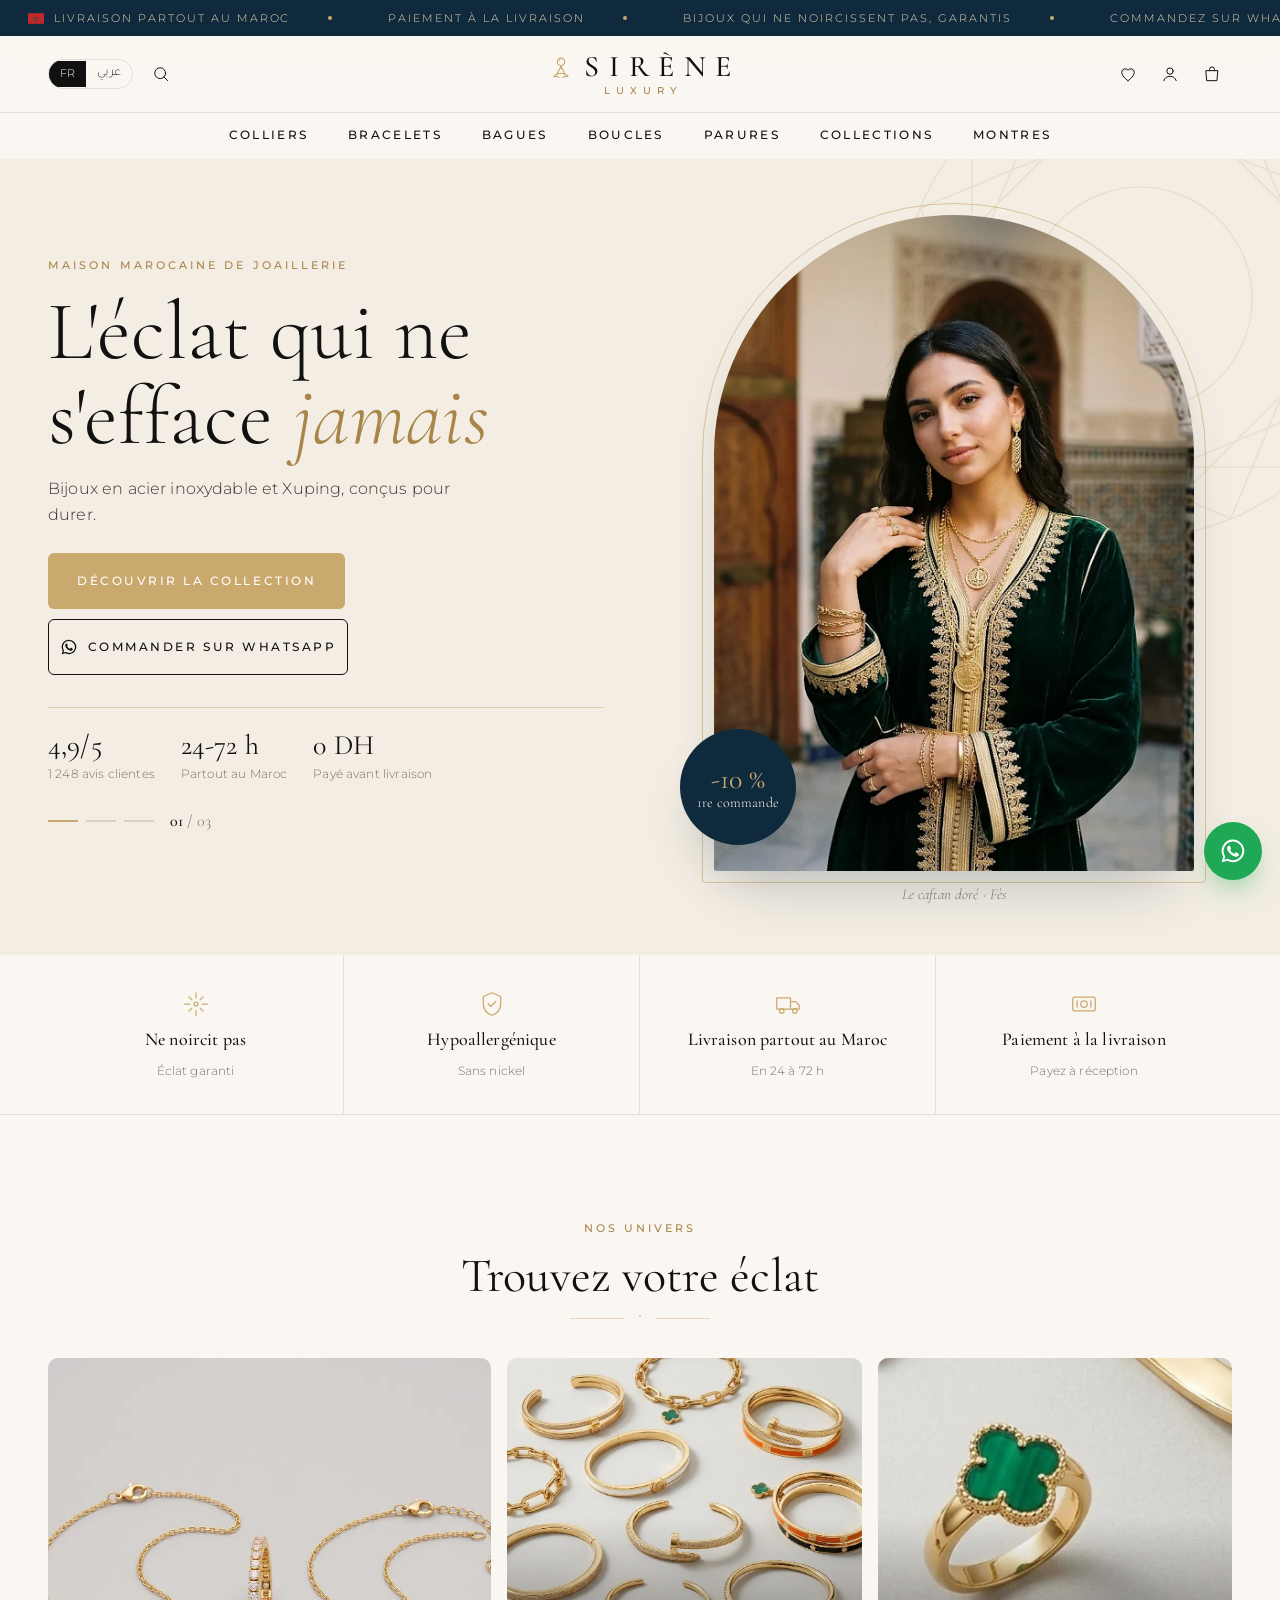
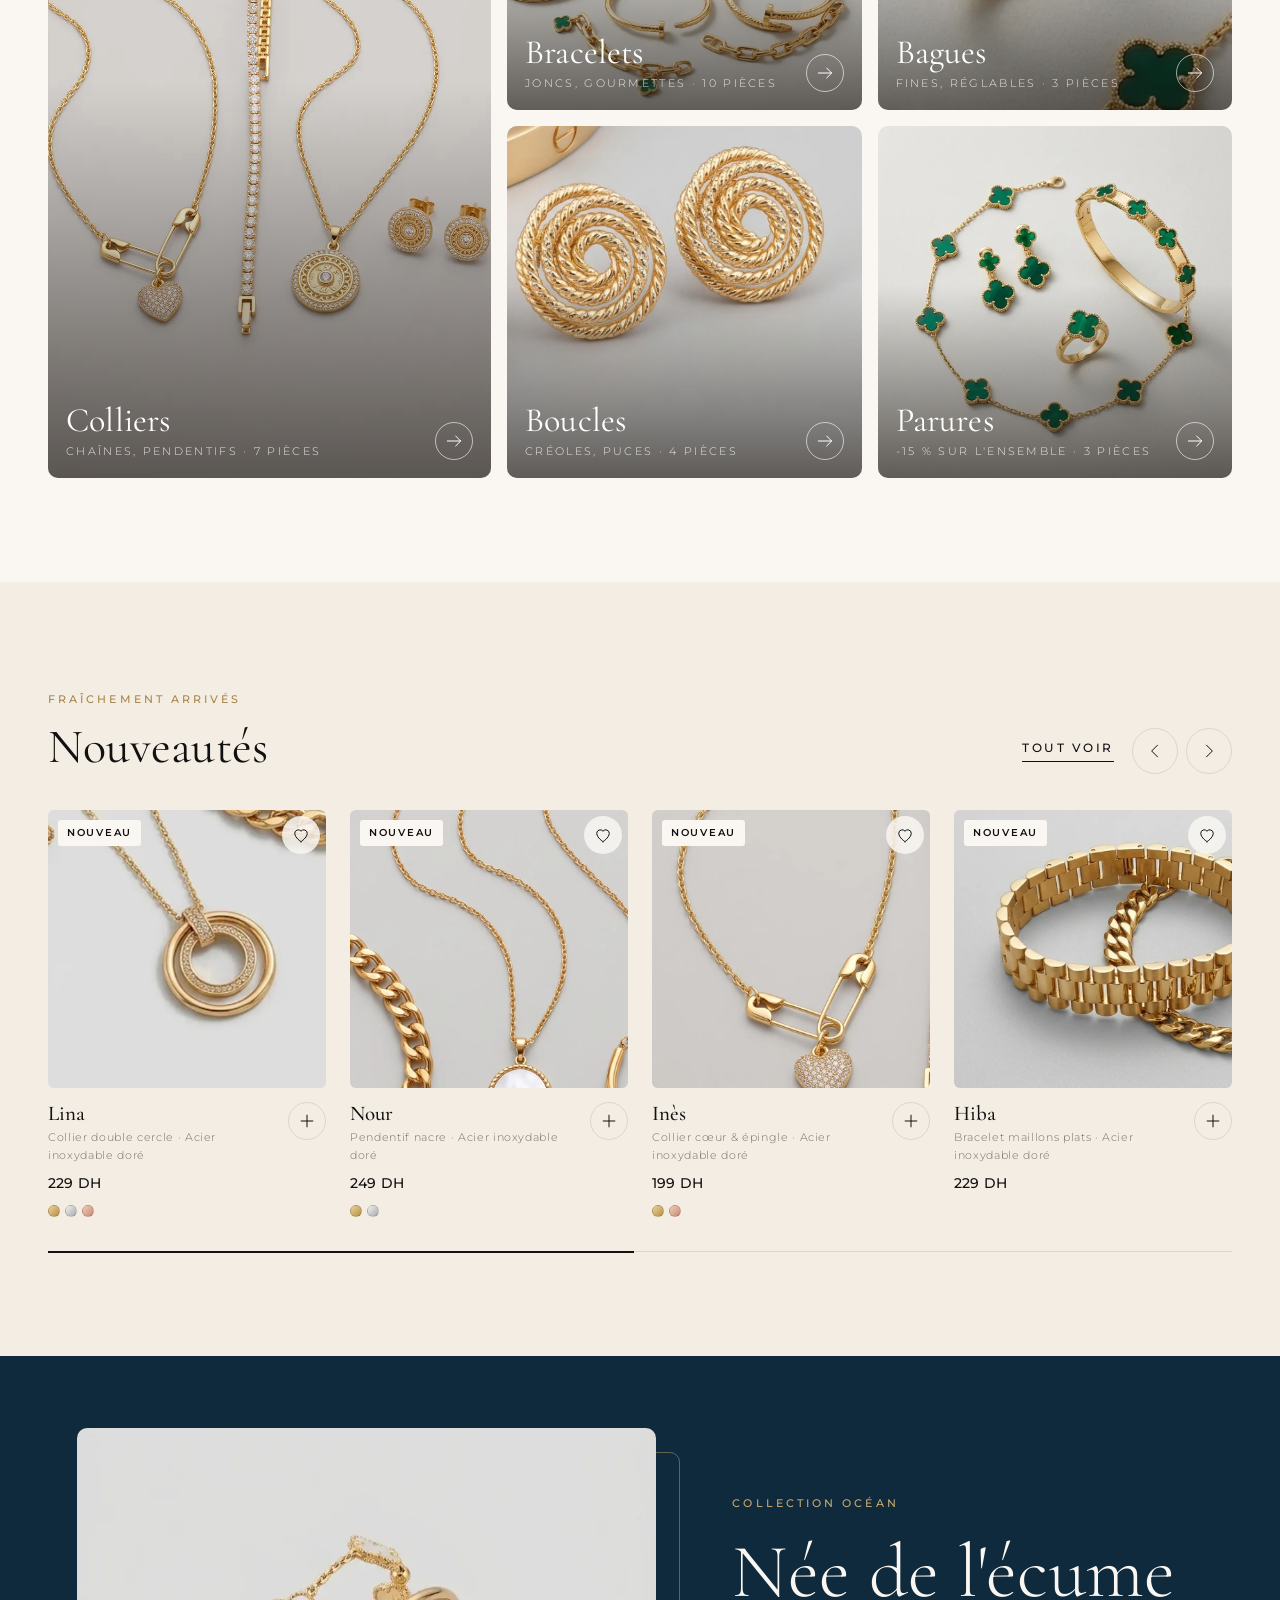
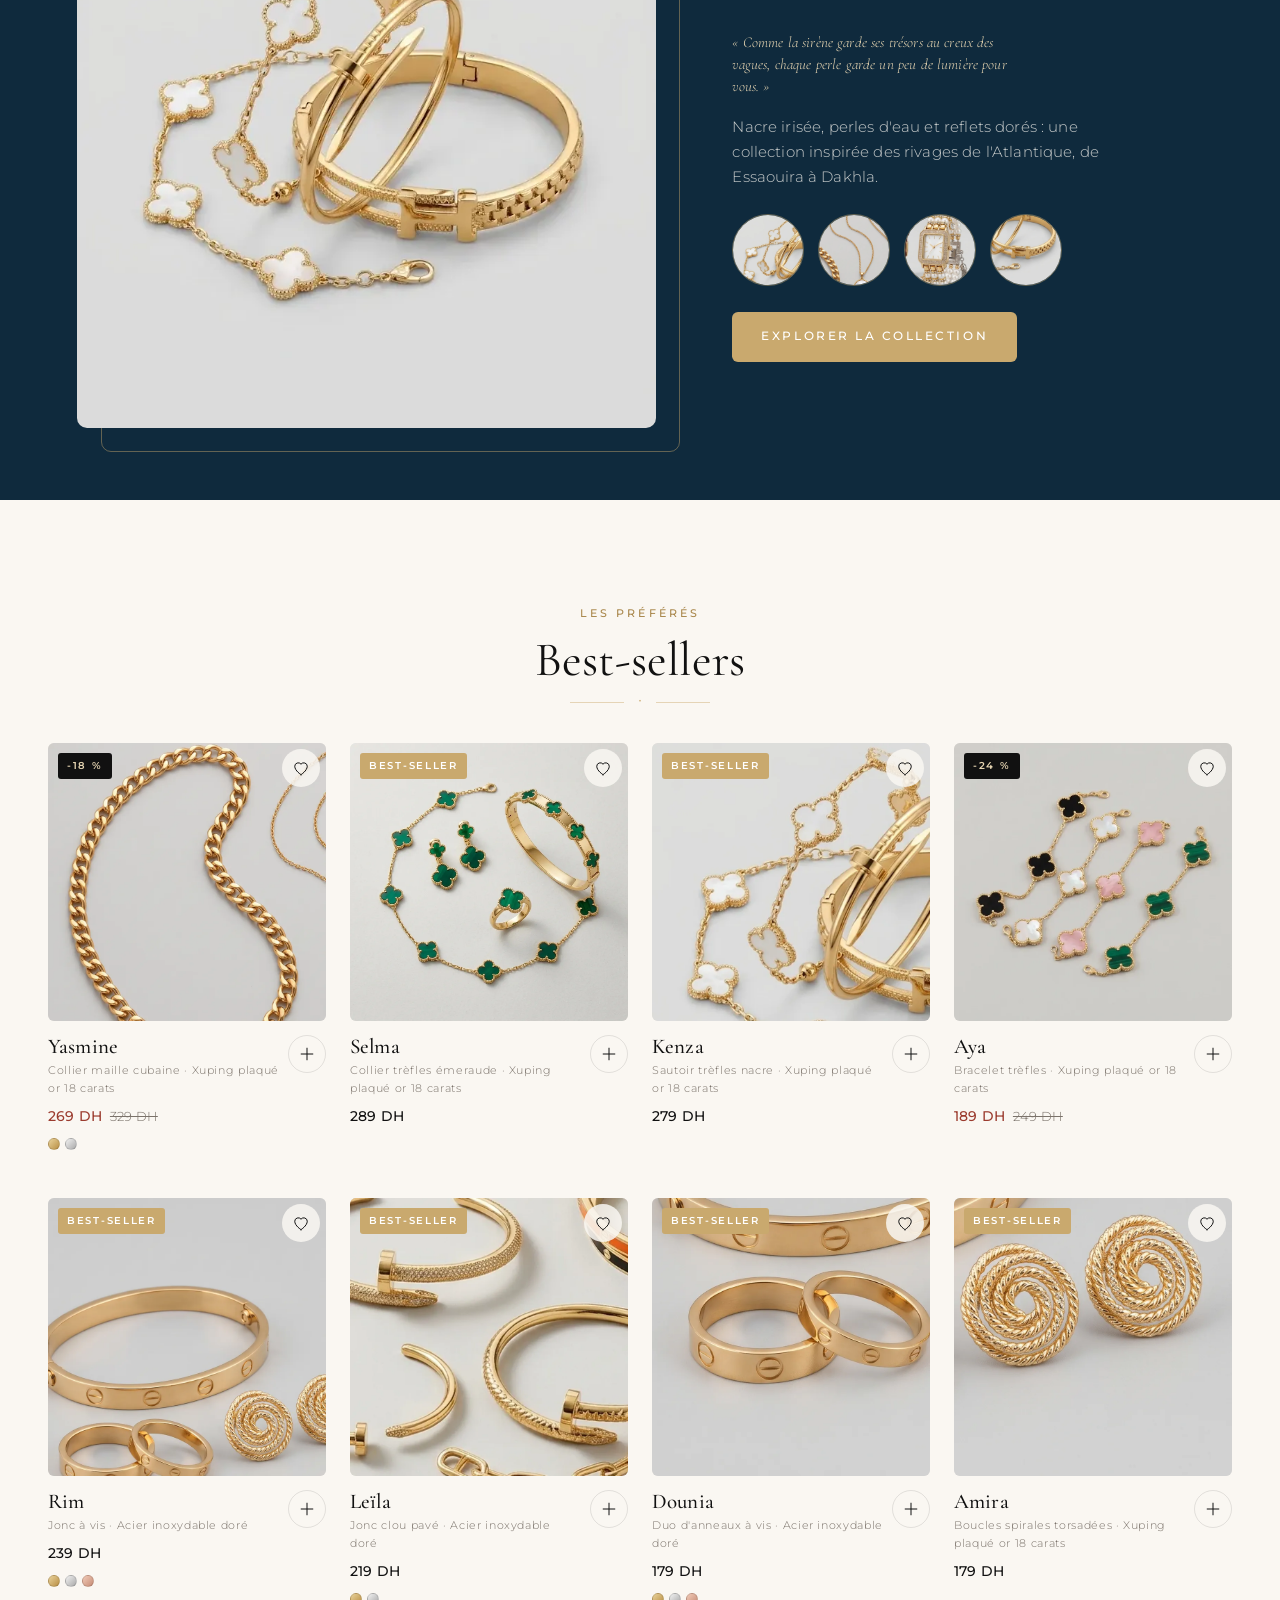
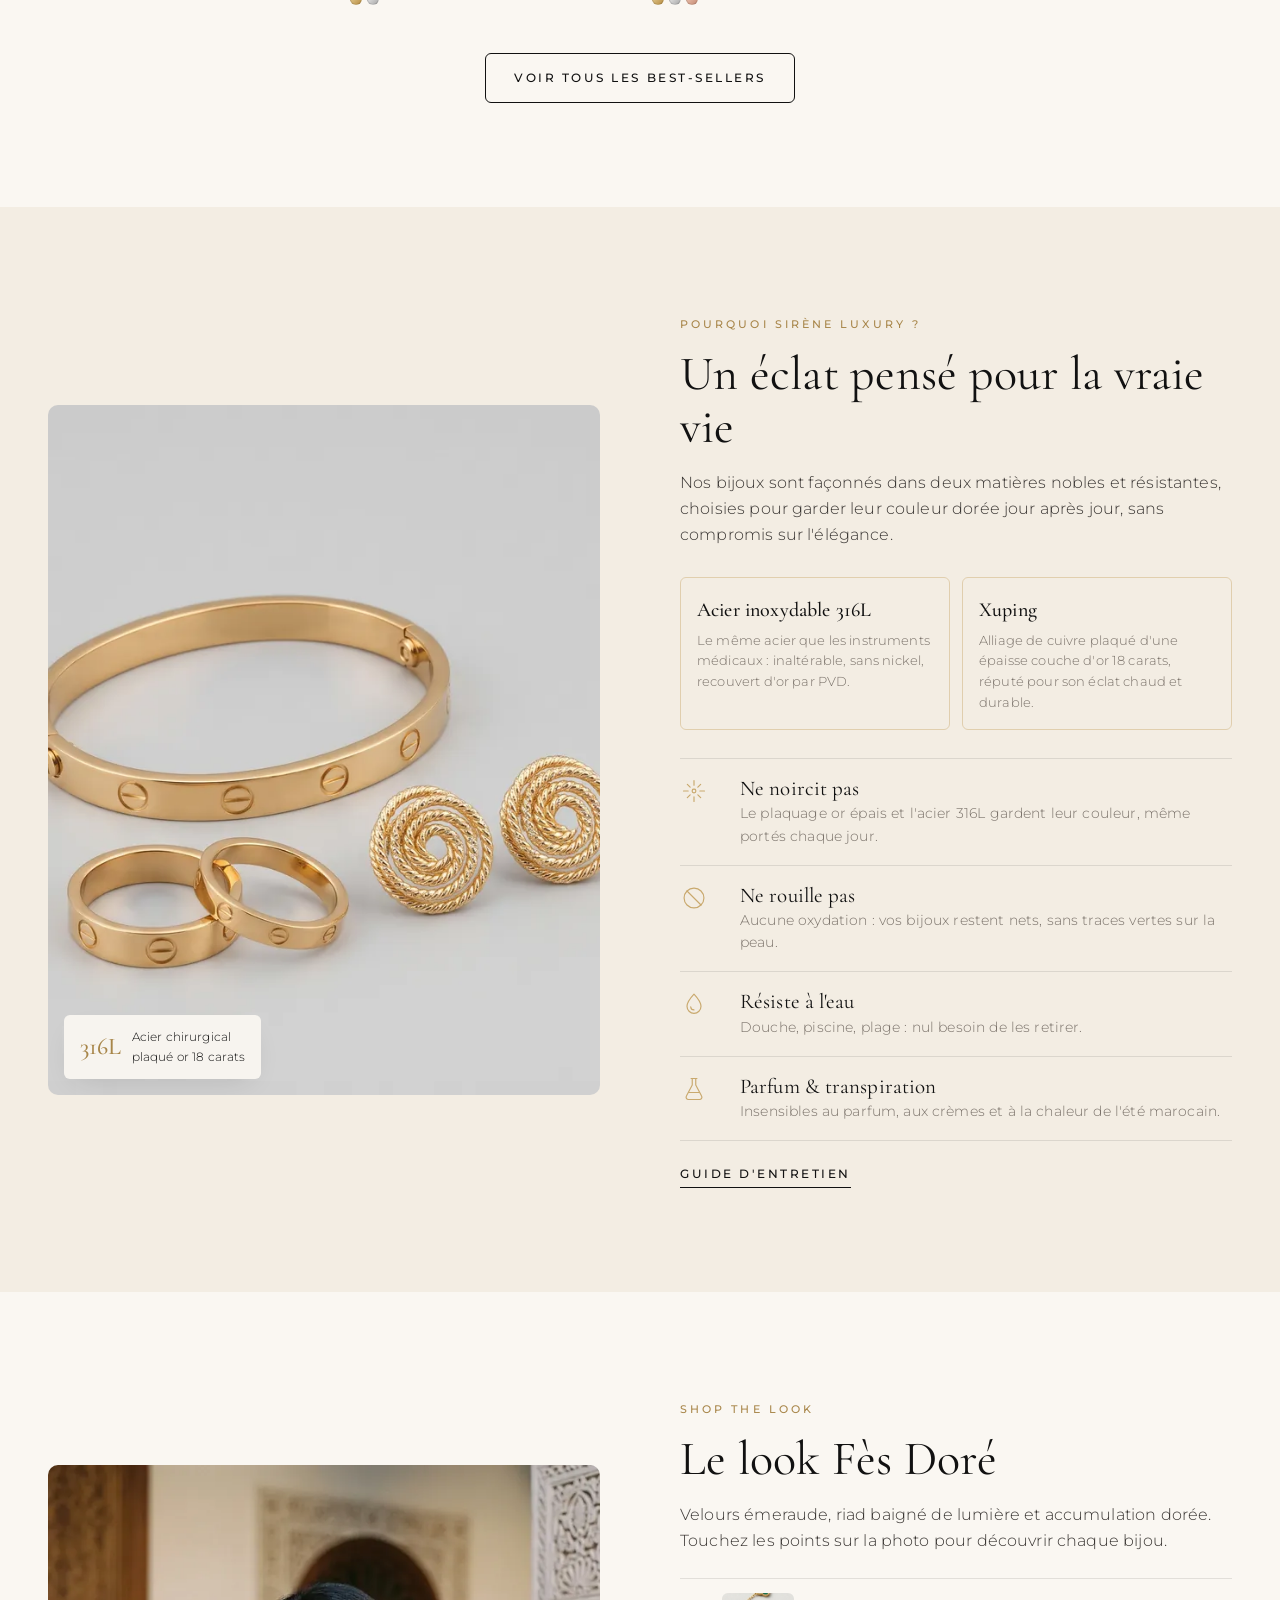
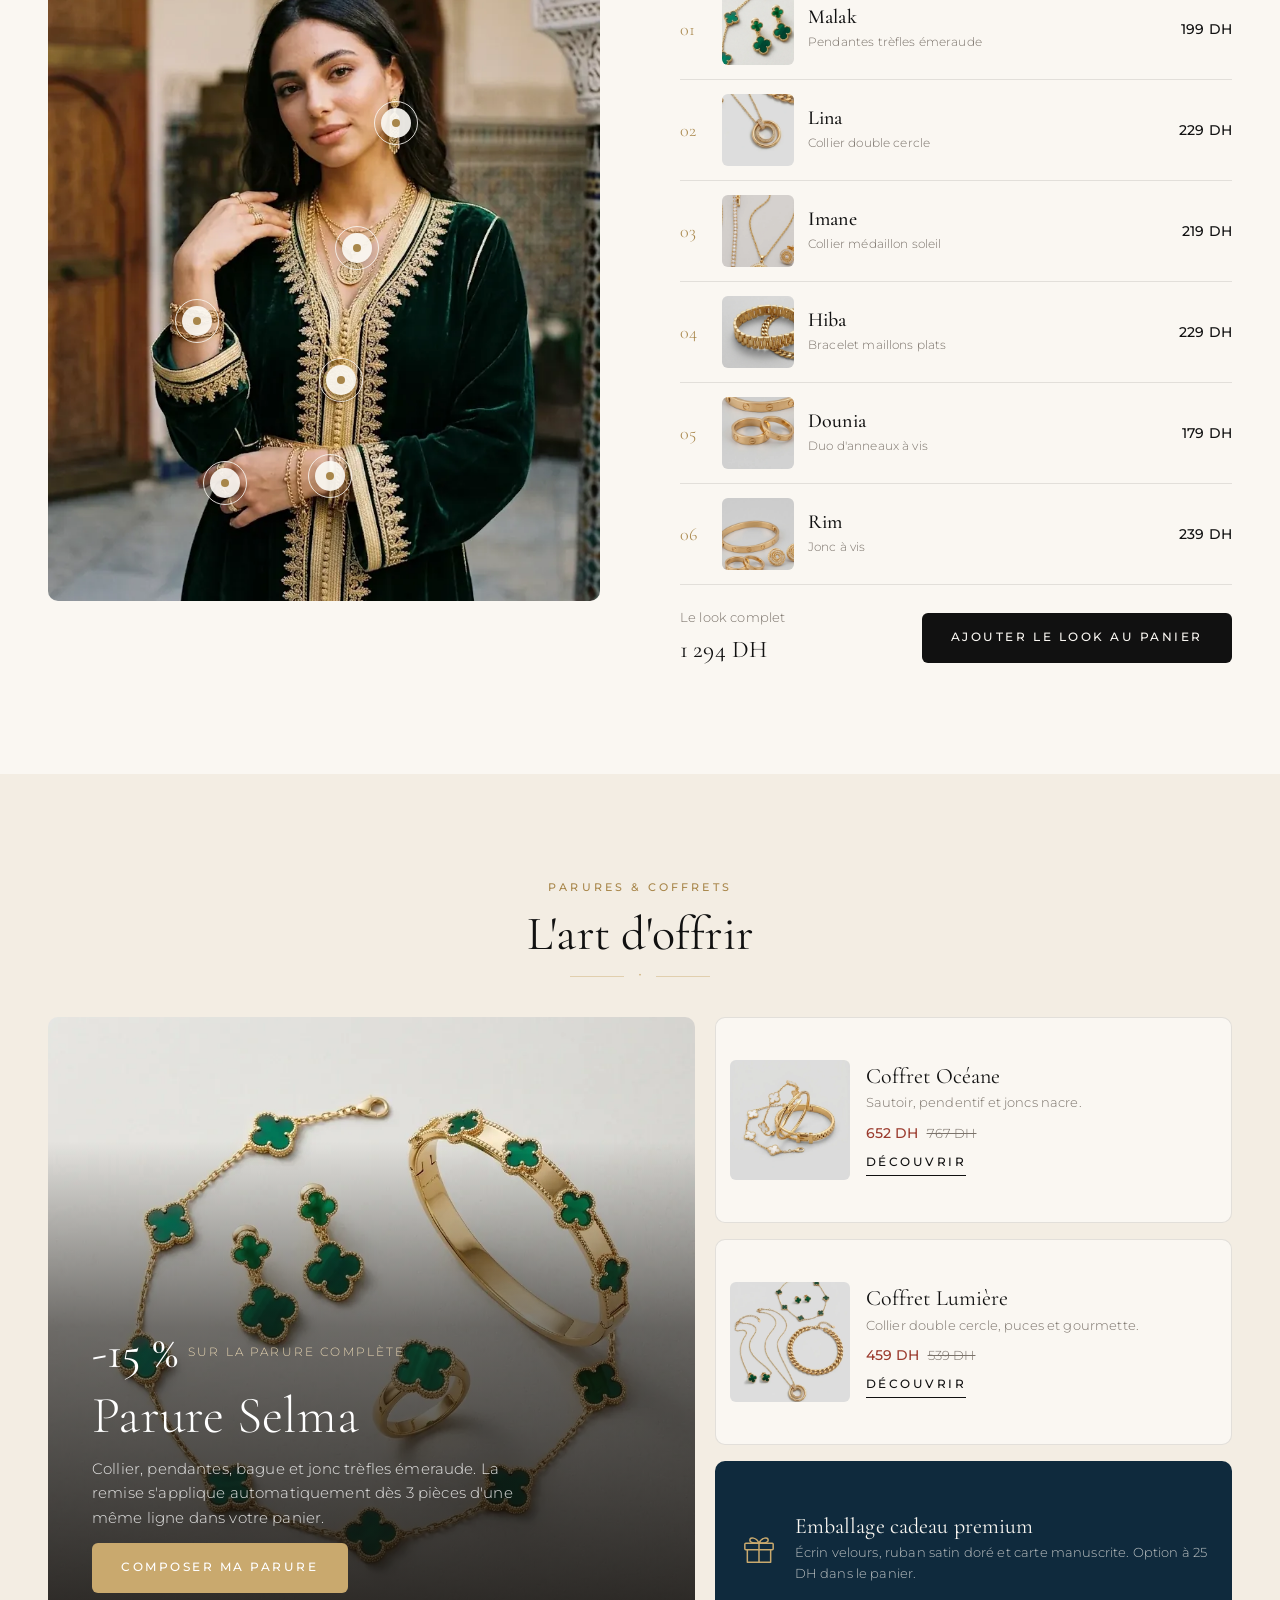
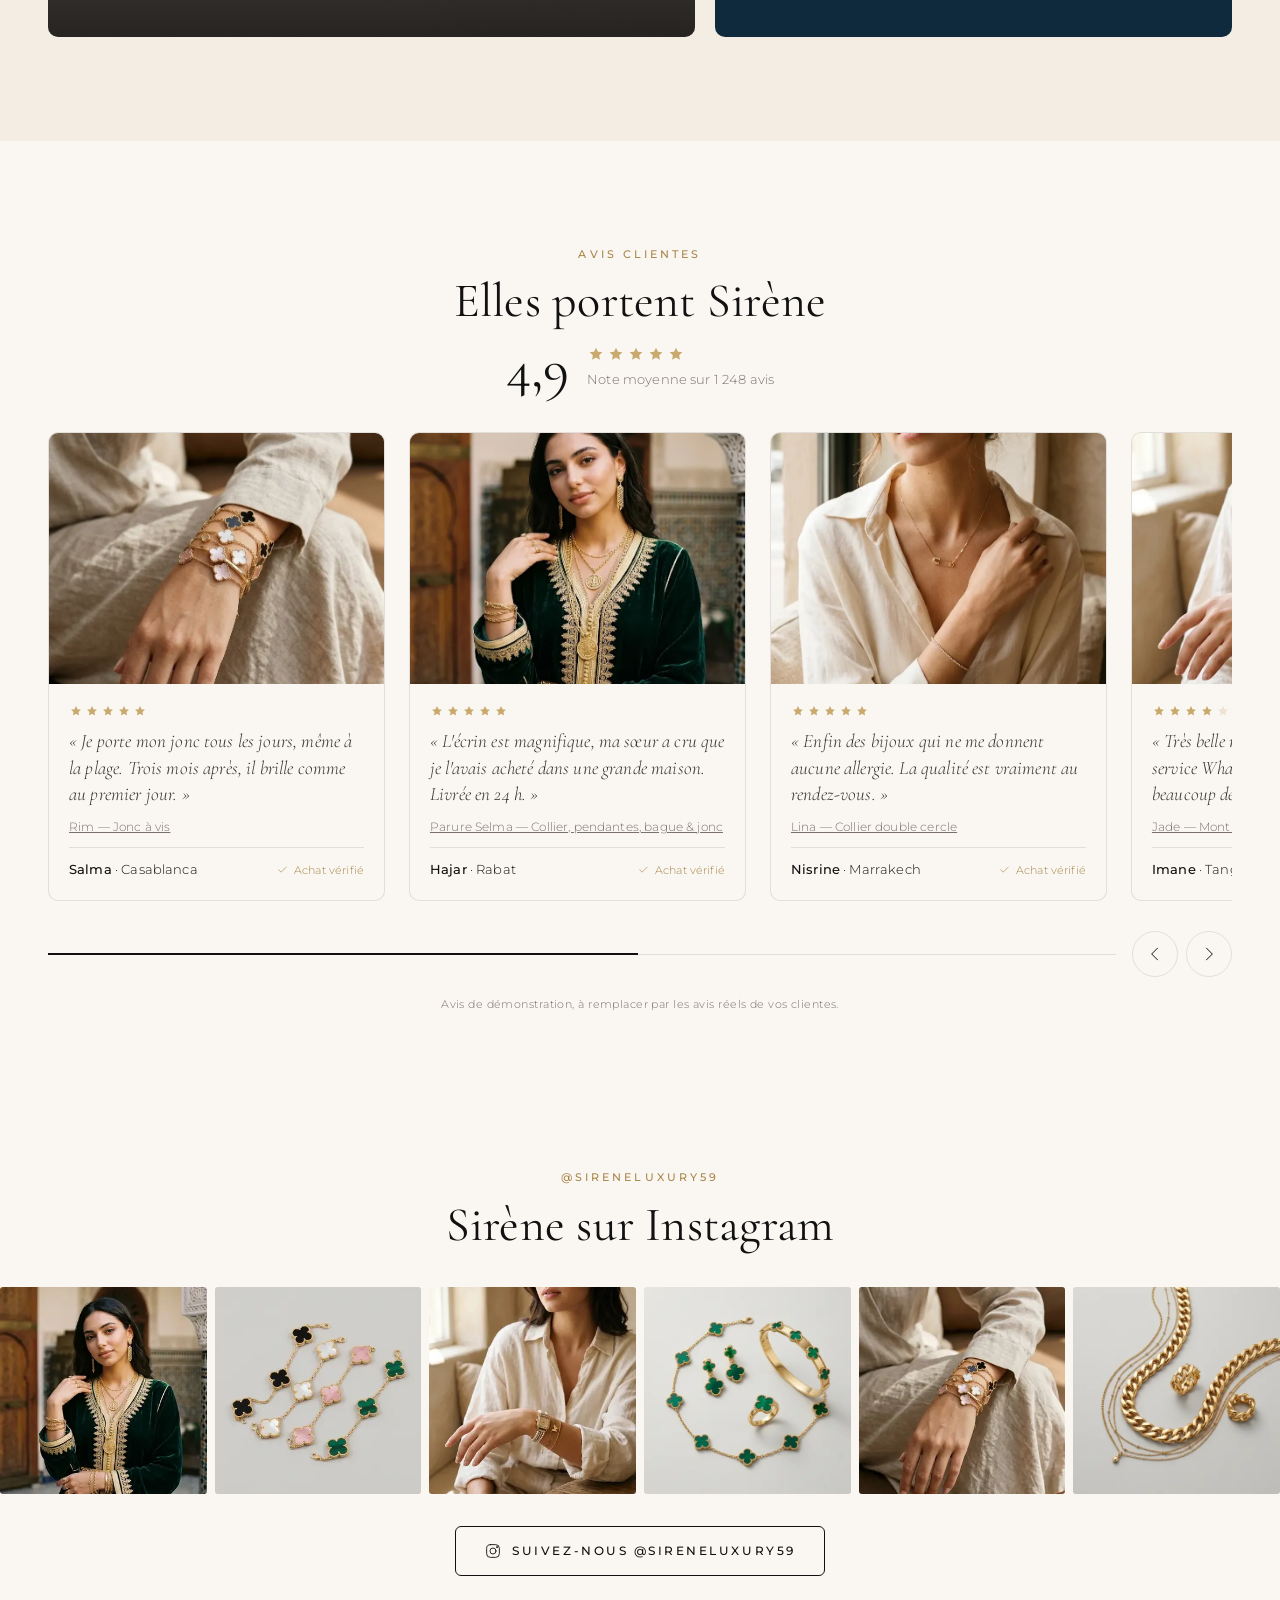
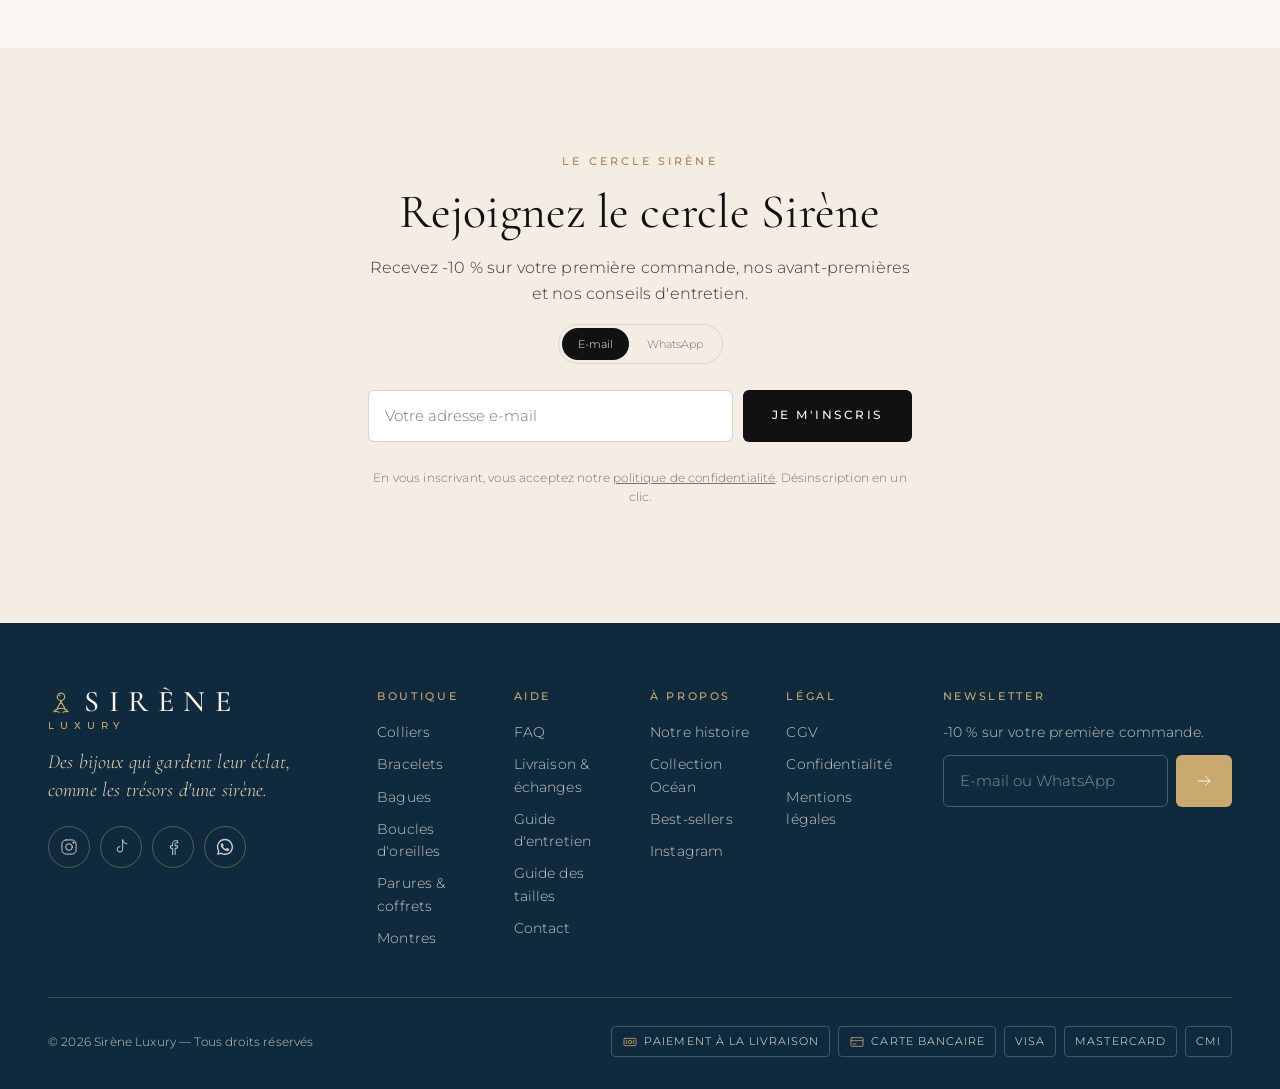
<file: index.html>
<!doctype html>
<html lang="fr" dir="ltr">
<head>
<meta charset="utf-8">
<meta name="viewport" content="width=device-width, initial-scale=1, viewport-fit=cover">
<title>Sirène Luxury — Bijoux en acier inoxydable et Xuping | Maroc</title>
<meta name="description" content="Sirène Luxury, joaillerie marocaine : bijoux plaqués or en acier inoxydable et Xuping qui ne noircissent pas. Livraison partout au Maroc, paiement à la livraison.">
<meta name="theme-color" content="#FAF7F2">
<meta property="og:title" content="Sirène Luxury — L'éclat qui ne s'efface jamais">
<meta property="og:description" content="Bijoux en acier inoxydable et Xuping, conçus pour durer. Livraison partout au Maroc.">
<meta property="og:image" content="assets/img/look-caftan.webp">
<link rel="icon" href="assets/img/favicon.svg" type="image/svg+xml">
<link rel="preconnect" href="https://fonts.googleapis.com">
<link rel="preconnect" href="https://fonts.gstatic.com" crossorigin>
<link href="https://fonts.googleapis.com/css2?family=Amiri:wght@400;700&family=Cormorant+Garamond:ital,wght@0,300;0,400;0,500;1,300;1,400&family=Montserrat:wght@300;400;500;600&family=Tajawal:wght@300;400;500&display=swap" rel="stylesheet">
<link rel="preload" as="image" href="assets/img/hero-caftan.webp">
<link rel="stylesheet" href="assets/css/styles.css">
</head>
<body data-page="home">

<main id="main">

<!-- 1. HERO -->
<section class="hero" aria-roledescription="carrousel" aria-label="Mise en avant">
  <svg class="hero__pattern" viewBox="0 0 200 200" fill="none" stroke="currentColor" stroke-width=".6" aria-hidden="true"><g transform="translate(100 100)"><rect x="-60" y="-60" width="120" height="120" transform="rotate(0)"/><rect x="-60" y="-60" width="120" height="120" transform="rotate(22.5)"/><rect x="-60" y="-60" width="120" height="120" transform="rotate(45)"/><rect x="-60" y="-60" width="120" height="120" transform="rotate(67.5)"/><circle r="40"/><circle r="85"/></g></svg>
  <div class="hero__in">
    <div class="hero__arch">
      <div class="hero__frame">
        <div class="hero__slide is-active" data-label="Le caftan doré · Fès"><img src="assets/img/hero-caftan.webp" alt="Femme en caftan vert portant une parure dorée Sirène Luxury" fetchpriority="high"></div>
        <div class="hero__slide" data-label="Lumière de lin · Essaouira"><img src="assets/img/hero-lin.webp" alt="Femme en chemise de lin portant un collier fin doré" loading="lazy"></div>
        <div class="hero__slide" data-label="Accumulation trèfles"><img src="assets/img/hero-poignet.webp" alt="Poignet orné de bracelets trèfles dorés" loading="lazy"></div>
      </div>
      <a class="hero__badge" href="#newsletter"><span><b dir="ltr">-10 %</b><span data-i18n="hero.badge">1re commande</span></span></a>
      <div class="hero__label" id="heroLabel">Le caftan doré · Fès</div>
    </div>
    <div class="hero__text">
      <span class="eyebrow" data-i18n="hero.eyebrow">Maison marocaine de joaillerie</span>
      <h1 class="hero__title"><span data-i18n="hero.t1">L'éclat qui ne s'efface</span> <em class="serif-i" data-i18n="hero.t2">jamais</em></h1>
      <p class="hero__sub" data-i18n="hero.sub">Bijoux en acier inoxydable et Xuping, conçus pour durer.</p>
      <div class="hero__ctas">
        <a href="collection.html?c=nouveautes" class="btn btn--gold btn--lg" data-i18n="hero.cta1">Découvrir la collection</a>
        <a href="#" data-wa-general class="btn btn--ghost btn--lg"><span data-ico="wa"></span><span data-i18n="hero.cta2">Commander sur WhatsApp</span></a>
      </div>
      <div class="hero__stats">
        <div><b>4,9/5</b><small data-i18n="hero.s1">1 248 avis clientes</small></div>
        <div><b>24-72 h</b><small data-i18n="hero.s2">Partout au Maroc</small></div>
        <div><b>0 DH</b><small data-i18n="hero.s3">Payé avant livraison</small></div>
      </div>
      <div class="hero__nav">
        <div class="hero__dots" role="tablist"><button class="hero__dot is-active" aria-label="Visuel 1"><i></i></button><button class="hero__dot" aria-label="Visuel 2"><i></i></button><button class="hero__dot" aria-label="Visuel 3"><i></i></button></div>
        <div class="hero__count"><b id="heroNum">01</b> / 03</div>
      </div>
    </div>
  </div>
</section>

<!-- 2. RÉASSURANCE -->
<section class="reassure" aria-label="Nos garanties"><div class="container reassure__grid" id="reassure"></div></section>

<!-- 3. CATÉGORIES -->
<section class="section">
  <div class="container">
    <div class="s-head reveal"><span class="eyebrow" data-i18n="cats.eyebrow">Nos univers</span><h2 class="h-section" data-i18n="cats.title">Trouvez votre éclat</h2><span data-rule></span></div>
    <div class="cats" id="cats"></div>
  </div>
</section>

<!-- 4. NOUVEAUTÉS -->
<section class="section section--pearl">
  <div class="container carousel" data-carousel>
    <div class="s-head s-head--split reveal">
      <div><span class="eyebrow" data-i18n="new.eyebrow">Fraîchement arrivés</span><h2 class="h-section" data-i18n="new.title" style="margin-top:10px">Nouveautés</h2></div>
      <div style="display:flex;gap:18px;align-items:center"><a href="collection.html?c=nouveautes" class="link-u">Tout voir</a><div class="carousel__nav"><button class="carousel__btn" data-prev aria-label="Précédent"><svg class="icon" viewBox="0 0 24 24"><path d="M15 5l-7 7 7 7"/></svg></button><button class="carousel__btn" data-next aria-label="Suivant"><svg class="icon" viewBox="0 0 24 24"><path d="M9 5l7 7-7 7"/></svg></button></div></div>
    </div>
    <div class="carousel__track" id="newTrack"></div>
    <div class="carousel__bar"><i></i></div>
  </div>
</section>

<!-- 5. COLLECTION OCÉAN -->
<section class="ocean" aria-label="Collection Océan">
  <svg class="ocean__waves" viewBox="0 0 800 800" preserveAspectRatio="none" aria-hidden="true"><g fill="none" stroke="#C9A96E" stroke-width=".8"><path d="M0 620 Q100 590 200 620 T400 620 T600 620 T800 620"/><path d="M0 650 Q100 620 200 650 T400 650 T600 650 T800 650"/><path d="M0 680 Q100 650 200 680 T400 680 T600 680 T800 680"/><path d="M0 710 Q100 680 200 710 T400 710 T600 710 T800 710"/></g></svg>
  <div class="ocean__grid">
    <div class="ocean__media"><img src="assets/img/parure-nacre.webp" alt="Bijoux trèfles en nacre et joncs dorés de la Collection Océan" loading="lazy"></div>
    <div class="ocean__text reveal">
      <span class="eyebrow" data-i18n="ocean.eyebrow">Collection Océan</span>
      <h2 data-i18n="ocean.title">Née de l'écume</h2>
      <p class="ocean__poem" data-i18n="ocean.poem">« Comme la sirène garde ses trésors au creux des vagues, chaque perle garde un peu de lumière pour vous. »</p>
      <p data-i18n="ocean.text">Nacre irisée, perles d'eau et reflets dorés : une collection inspirée des rivages de l'Atlantique, de Essaouira à Dakhla.</p>
      <div class="ocean__pearls">
        <a href="produit.html?id=kenza" aria-label="Sautoir Kenza"><img src="assets/img/c-sautoir-nacre.webp" alt="" loading="lazy"></a>
        <a href="produit.html?id=nour" aria-label="Pendentif Nour"><img src="assets/img/c-pendentif-nacre.webp" alt="" loading="lazy"></a>
        <a href="produit.html?id=jade" aria-label="Montre Jade"><img src="assets/img/c-montre-perles.webp" alt="" loading="lazy"></a>
        <a href="produit.html?id=lamia" aria-label="Joncs Lamia"><img src="assets/img/c-joncs-nacre.webp" alt="" loading="lazy"></a>
      </div>
      <a href="collection.html?c=ocean" class="btn btn--gold" style="margin-top:8px" data-i18n="ocean.cta">Explorer la collection</a>
    </div>
  </div>
</section>

<!-- 6. BEST-SELLERS -->
<section class="section">
  <div class="container">
    <div class="s-head reveal"><span class="eyebrow" data-i18n="best.eyebrow">Les préférés</span><h2 class="h-section" data-i18n="best.title">Best-sellers</h2><span data-rule></span></div>
    <div class="pgrid" id="bestGrid"></div>
    <div style="text-align:center;margin-top:48px"><a href="collection.html?c=best-sellers" class="btn btn--ghost">Voir tous les best-sellers</a></div>
  </div>
</section>

<!-- 7. POURQUOI SIRÈNE -->
<section class="section section--pearl">
  <div class="container why">
    <div class="why__media reveal"><img src="assets/img/c-macro.webp" alt="Gros plan sur un jonc et des bagues plaqués or" loading="lazy">
      <div class="why__tag"><b>316L</b><span>Acier chirurgical<br>plaqué or 18 carats</span></div></div>
    <div class="reveal reveal-d1">
      <span class="eyebrow" data-i18n="why.eyebrow">Pourquoi Sirène Luxury ?</span>
      <h2 class="h-section" style="margin:12px 0 16px" data-i18n="why.title">Un éclat pensé pour la vraie vie</h2>
      <p class="lead">Nos bijoux sont façonnés dans deux matières nobles et résistantes, choisies pour garder leur couleur dorée jour après jour, sans compromis sur l'élégance.</p>
      <div class="compare">
        <div><b>Acier inoxydable 316L</b><small>Le même acier que les instruments médicaux : inaltérable, sans nickel, recouvert d'or par PVD.</small></div>
        <div><b>Xuping</b><small>Alliage de cuivre plaqué d'une épaisse couche d'or 18 carats, réputé pour son éclat chaud et durable.</small></div>
      </div>
      <div class="why__list" id="whyList"></div>
      <a href="entretien.html" class="link-u" style="margin-top:24px">Guide d'entretien</a>
    </div>
  </div>
</section>

<!-- 8. SHOP THE LOOK -->
<section class="section">
  <div class="container look" id="look">
    <div class="look__media reveal">
      <img src="assets/img/look-caftan.webp" alt="Look Fès Doré : caftan velours et parure dorée" loading="lazy">
      <div class="look__pop" id="lookPop"></div>
    </div>
    <div class="reveal reveal-d1">
      <span class="eyebrow" data-i18n="look.eyebrow">Shop the look</span>
      <h2 class="h-section" style="margin:12px 0 10px" data-i18n="look.title">Le look Fès Doré</h2>
      <p class="lead" style="margin-bottom:24px">Velours émeraude, riad baigné de lumière et accumulation dorée. Touchez les points sur la photo pour découvrir chaque bijou.</p>
      <div class="look__list" id="lookList"></div>
      <div class="look__total"><div><small class="muted">Le look complet</small><div class="pinfo__price" id="lookTotal"></div></div><button class="btn btn--dark" id="lookAdd">Ajouter le look au panier</button></div>
    </div>
  </div>
</section>

<!-- 9. PARURES & COFFRETS -->
<section class="section section--pearl">
  <div class="container">
    <div class="s-head reveal"><span class="eyebrow" data-i18n="gift.eyebrow">Parures & coffrets</span><h2 class="h-section" data-i18n="gift.title">L'art d'offrir</h2><span data-rule></span></div>
    <div class="gift">
      <a href="produit.html?id=parure-selma" class="gift__main reveal">
        <img src="assets/img/parure-emeraude.webp" alt="Parure Selma : collier, boucles, bague et jonc trèfles émeraude" loading="lazy">
        <div class="gift__txt">
          <span class="gift__off"><b>-15 %</b> sur la parure complète</span>
          <h3>Parure Selma</h3>
          <p style="margin:0;opacity:.88">Collier, pendantes, bague et jonc trèfles émeraude. La remise s'applique automatiquement dès 3 pièces d'une même ligne dans votre panier.</p>
          <span class="btn btn--gold" style="justify-self:start">Composer ma parure</span>
        </div>
      </a>
      <div class="gift__side">
        <div class="gift__card reveal reveal-d1"><img src="assets/img/parure-nacre.webp" alt="" loading="lazy"><div><h4>Coffret Océane</h4><p>Sautoir, pendentif et joncs nacre.</p><div class="pcard__price"><span class="price-now--promo">652 DH</span><span class="price-old">767 DH</span></div><a class="link-u" href="produit.html?id=coffret-oceane" style="margin-top:8px">Découvrir</a></div></div>
        <div class="gift__card reveal reveal-d2"><img src="assets/img/parure-trefle-chaine.webp" alt="" loading="lazy"><div><h4>Coffret Lumière</h4><p>Collier double cercle, puces et gourmette.</p><div class="pcard__price"><span class="price-now--promo">459 DH</span><span class="price-old">539 DH</span></div><a class="link-u" href="produit.html?id=coffret-lumiere" style="margin-top:8px">Découvrir</a></div></div>
        <div class="gift__wrap reveal reveal-d3"><svg class="icon" viewBox="0 0 24 24"><rect x="3.5" y="8.5" width="17" height="4" rx=".6"/><path d="M5 12.5V20h14v-7.5M12 8.5V20M12 8.5c-1.5-3.5-5.5-4-5.5-1.8 0 1.8 3 1.8 5.5 1.8zM12 8.5c1.5-3.5 5.5-4 5.5-1.8 0 1.8-3 1.8-5.5 1.8z"/></svg><div><h4>Emballage cadeau premium</h4><p>Écrin velours, ruban satin doré et carte manuscrite. Option à 25 DH dans le panier.</p></div></div>
      </div>
    </div>
  </div>
</section>

<!-- 10. AVIS -->
<section class="section reviews">
  <div class="container carousel" data-carousel>
    <div class="s-head reveal"><span class="eyebrow" data-i18n="rev.eyebrow">Avis clientes</span><h2 class="h-section" data-i18n="rev.title">Elles portent Sirène</h2>
      <div class="rating-big"><b>4,9</b><div style="text-align:start"><span id="bigStars"></span><div class="muted" style="font-size:12.5px">Note moyenne sur 1 248 avis</div></div></div></div>
    <div class="carousel__track" id="revTrack"></div>
    <div style="display:flex;justify-content:space-between;align-items:center;margin-top:24px;gap:16px"><div class="carousel__bar" style="flex:1;margin:0"><i></i></div><div class="carousel__nav"><button class="carousel__btn" data-prev aria-label="Précédent"><svg class="icon" viewBox="0 0 24 24"><path d="M15 5l-7 7 7 7"/></svg></button><button class="carousel__btn" data-next aria-label="Suivant"><svg class="icon" viewBox="0 0 24 24"><path d="M9 5l7 7-7 7"/></svg></button></div></div>
    <p class="demo-note">Avis de démonstration, à remplacer par les avis réels de vos clientes.</p>
  </div>
</section>

<!-- 11. INSTAGRAM -->
<section class="section section--tight" style="padding-bottom:72px">
  <div class="container">
    <div class="s-head reveal"><span class="eyebrow" data-i18n="ig.eyebrow">@sireneluxury59</span><h2 class="h-section" data-i18n="ig.title">Sirène sur Instagram</h2></div>
  </div>
  <div class="insta" id="insta"></div>
  <div style="text-align:center;margin-top:32px"><a class="btn btn--ghost" id="igBtn" target="_blank" rel="noopener"><span data-i18n="ig.cta">Suivez-nous @sireneluxury59</span></a></div>
</section>

<!-- 12. NEWSLETTER -->
<section class="section news" id="newsletter">
  <div class="container news__inner reveal">
    <span class="eyebrow" data-i18n="nl.eyebrow">Le cercle Sirène</span>
    <h2 class="h-section" data-i18n="nl.title">Rejoignez le cercle Sirène</h2>
    <p class="lead" style="margin:0" data-i18n="nl.sub">Recevez -10 % sur votre première commande, nos avant-premières et nos conseils d'entretien.</p>
    <div class="toggle" role="tablist" id="nlToggle"><button class="is-active" data-mode="email" data-i18n="nl.email">E-mail</button><button data-mode="wa" data-i18n="nl.wa">WhatsApp</button></div>
    <form class="form-inline" data-news><input class="field" id="nlField" type="email" required placeholder="Votre adresse e-mail" aria-label="Votre adresse e-mail"><button class="btn btn--dark" data-i18n="nl.btn">Je m'inscris</button></form>
    <p class="fine">En vous inscrivant, vous acceptez notre <a href="confidentialite.html" style="text-decoration:underline">politique de confidentialité</a>. Désinscription en un clic.</p>
  </div>
</section>

</main>

<script src="assets/js/data.js"></script>
<script src="assets/js/app.js"></script>
<script src="assets/js/home.js"></script>
</body>
</html>
</file>
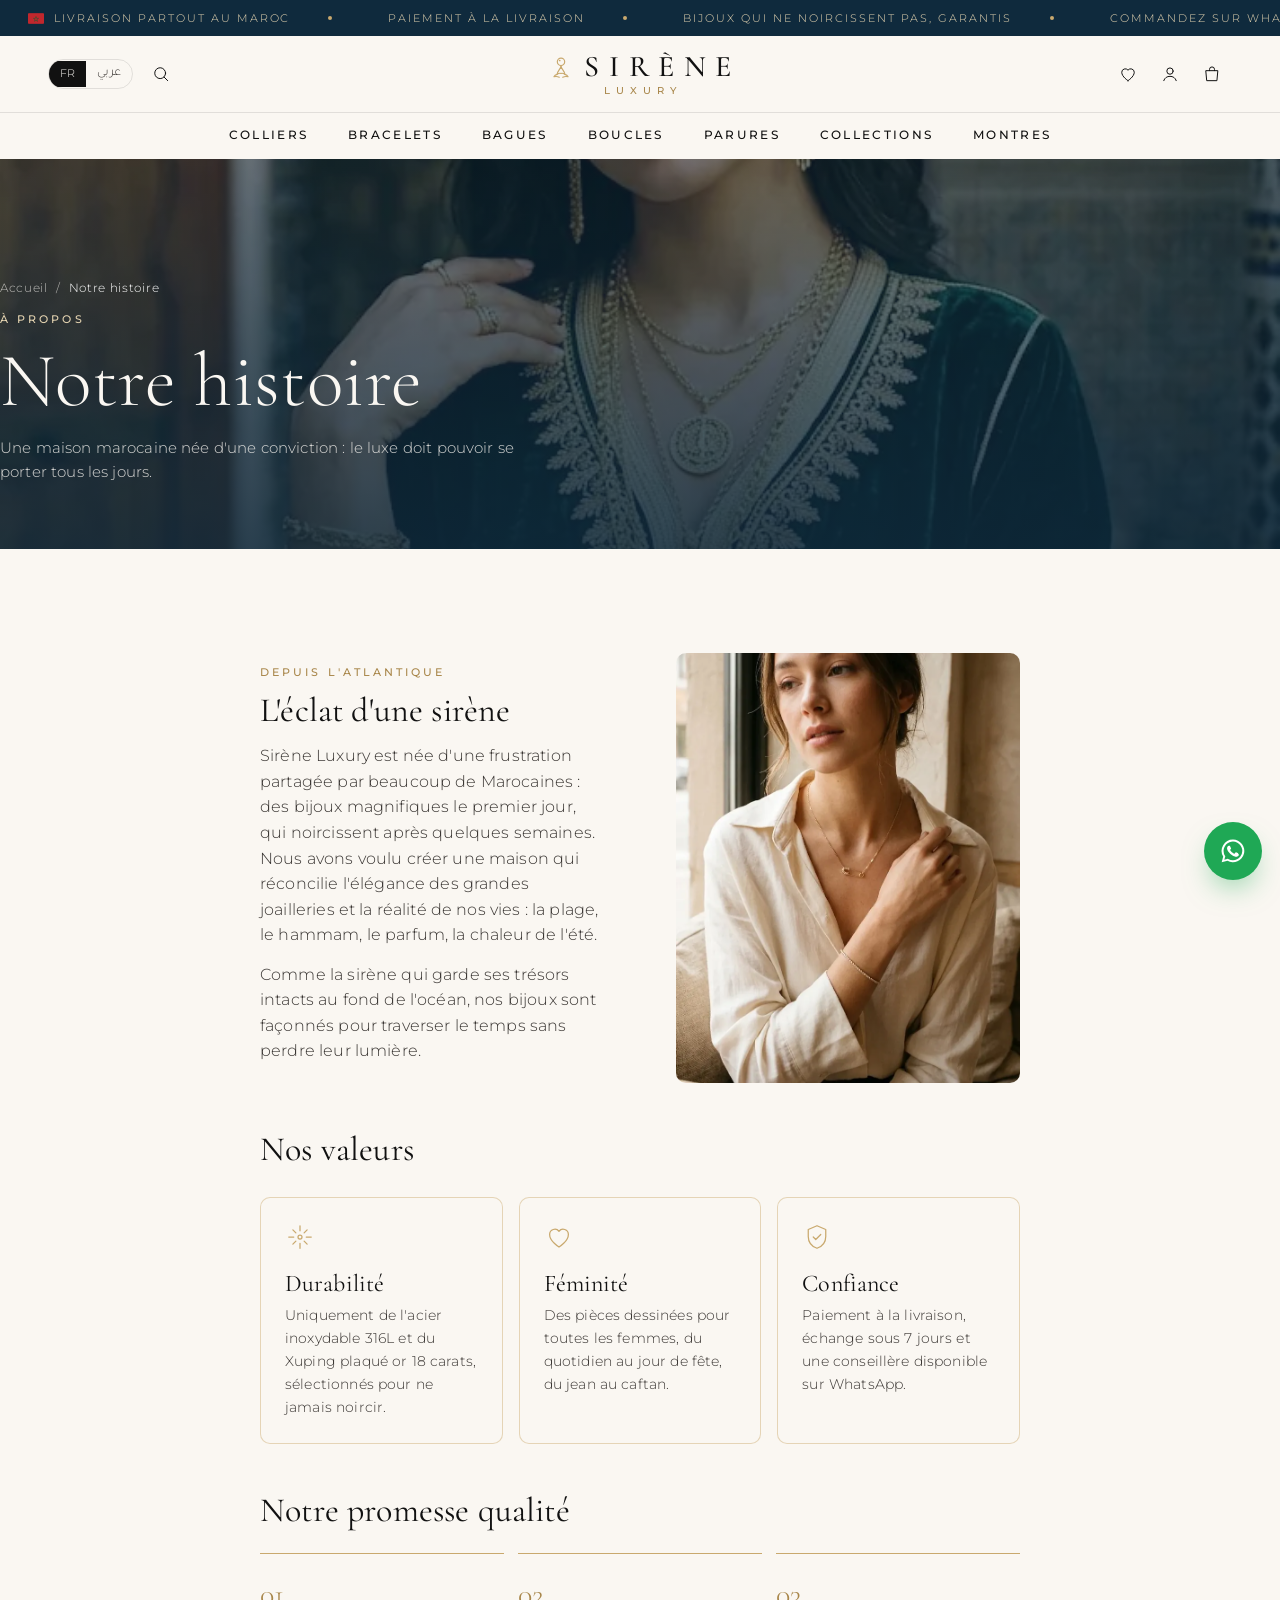
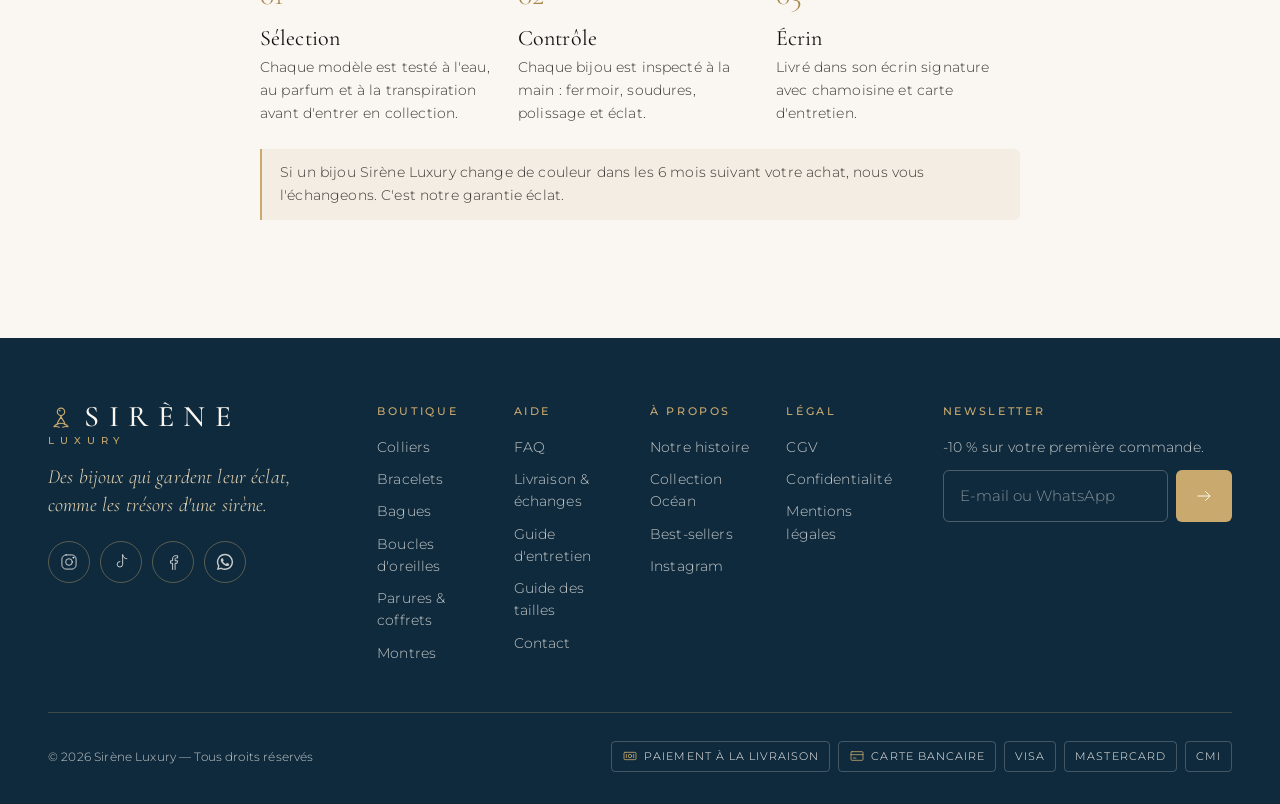
<file: a-propos.html>
<!doctype html>
<html lang="fr" dir="ltr">
<head>
<meta charset="utf-8">
<meta name="viewport" content="width=device-width, initial-scale=1, viewport-fit=cover">
<title>Notre histoire — Sirène Luxury</title>
<meta name="description" content="L'histoire de Sirène Luxury, joaillerie marocaine en acier inoxydable et Xuping plaqué or.">
<meta name="theme-color" content="#FAF7F2">
<meta property="og:title" content="Sirène Luxury — L'éclat qui ne s'efface jamais">
<meta property="og:description" content="Bijoux en acier inoxydable et Xuping, conçus pour durer. Livraison partout au Maroc.">
<meta property="og:image" content="assets/img/look-caftan.webp">
<link rel="icon" href="assets/img/favicon.svg" type="image/svg+xml">
<link rel="preconnect" href="https://fonts.googleapis.com">
<link rel="preconnect" href="https://fonts.gstatic.com" crossorigin>
<link href="https://fonts.googleapis.com/css2?family=Amiri:wght@400;700&family=Cormorant+Garamond:ital,wght@0,300;0,400;0,500;1,300;1,400&family=Montserrat:wght@300;400;500;600&family=Tajawal:wght@300;400;500&display=swap" rel="stylesheet">
<link rel="stylesheet" href="assets/css/styles.css">
</head>
<body data-page="content">

<main id="main">
<section class="phero"><img src="assets/img/look-caftan.webp" alt=""><div class="container phero__in">
  <nav class="crumbs" style="color:rgba(250,247,242,.7);padding:0"><a href="index.html">Accueil</a><span>/</span><span style="color:#fff">Notre histoire</span></nav>
  <span class="eyebrow">À propos</span><h1 class="h-display" style="font-size:clamp(42px,7vw,76px)">Notre histoire</h1><p>Une maison marocaine née d'une conviction : le luxe doit pouvoir se porter tous les jours.</p></div></section>
<section class="section"><div class="container"><div class="prose reveal">
<div class="split" style="max-width:none"><div><span class="eyebrow">Depuis l'Atlantique</span><h2 style="margin-top:8px">L'éclat d'une sirène</h2>
<p>Sirène Luxury est née d'une frustration partagée par beaucoup de Marocaines : des bijoux magnifiques le premier jour, qui noircissent après quelques semaines. Nous avons voulu créer une maison qui réconcilie l'élégance des grandes joailleries et la réalité de nos vies : la plage, le hammam, le parfum, la chaleur de l'été.</p>
<p>Comme la sirène qui garde ses trésors intacts au fond de l'océan, nos bijoux sont façonnés pour traverser le temps sans perdre leur lumière.</p></div>
<img src="assets/img/lifestyle-lin.webp" alt="Femme portant un collier Sirène Luxury" loading="lazy"></div>
<h2>Nos valeurs</h2>
<div class="values">
<div class="value"><svg class="icon" viewBox="0 0 24 24"><path d="M12 3v4M12 17v4M3 12h4M17 12h4M6.3 6.3l2.4 2.4M15.3 15.3l2.4 2.4M6.3 17.7l2.4-2.4M15.3 8.7l2.4-2.4"/><circle cx="12" cy="12" r="1.6"/></svg><h3>Durabilité</h3><p>Uniquement de l'acier inoxydable 316L et du Xuping plaqué or 18 carats, sélectionnés pour ne jamais noircir.</p></div>
<div class="value"><svg class="icon" viewBox="0 0 24 24"><path d="M12 20s-7.5-4.6-7.5-10.1A4.2 4.2 0 0 1 12 7.4a4.2 4.2 0 0 1 7.5 2.5C19.5 15.4 12 20 12 20z"/></svg><h3>Féminité</h3><p>Des pièces dessinées pour toutes les femmes, du quotidien au jour de fête, du jean au caftan.</p></div>
<div class="value"><svg class="icon" viewBox="0 0 24 24"><path d="M12 3l7 3v5.5c0 4.5-3 8-7 9.5-4-1.5-7-5-7-9.5V6z"/><path d="M9 12l2 2 4-4"/></svg><h3>Confiance</h3><p>Paiement à la livraison, échange sous 7 jours et une conseillère disponible sur WhatsApp.</p></div>
</div>
<h2>Notre promesse qualité</h2>
<div class="steps"><div><h3>Sélection</h3><p>Chaque modèle est testé à l'eau, au parfum et à la transpiration avant d'entrer en collection.</p></div><div><h3>Contrôle</h3><p>Chaque bijou est inspecté à la main : fermoir, soudures, polissage et éclat.</p></div><div><h3>Écrin</h3><p>Livré dans son écrin signature avec chamoisine et carte d'entretien.</p></div></div>
<p class="note">Si un bijou Sirène Luxury change de couleur dans les 6 mois suivant votre achat, nous vous l'échangeons. C'est notre garantie éclat.</p></div></div></section>
</main>

<script src="assets/js/data.js"></script>
<script src="assets/js/app.js"></script>
</body>
</html>
</file>
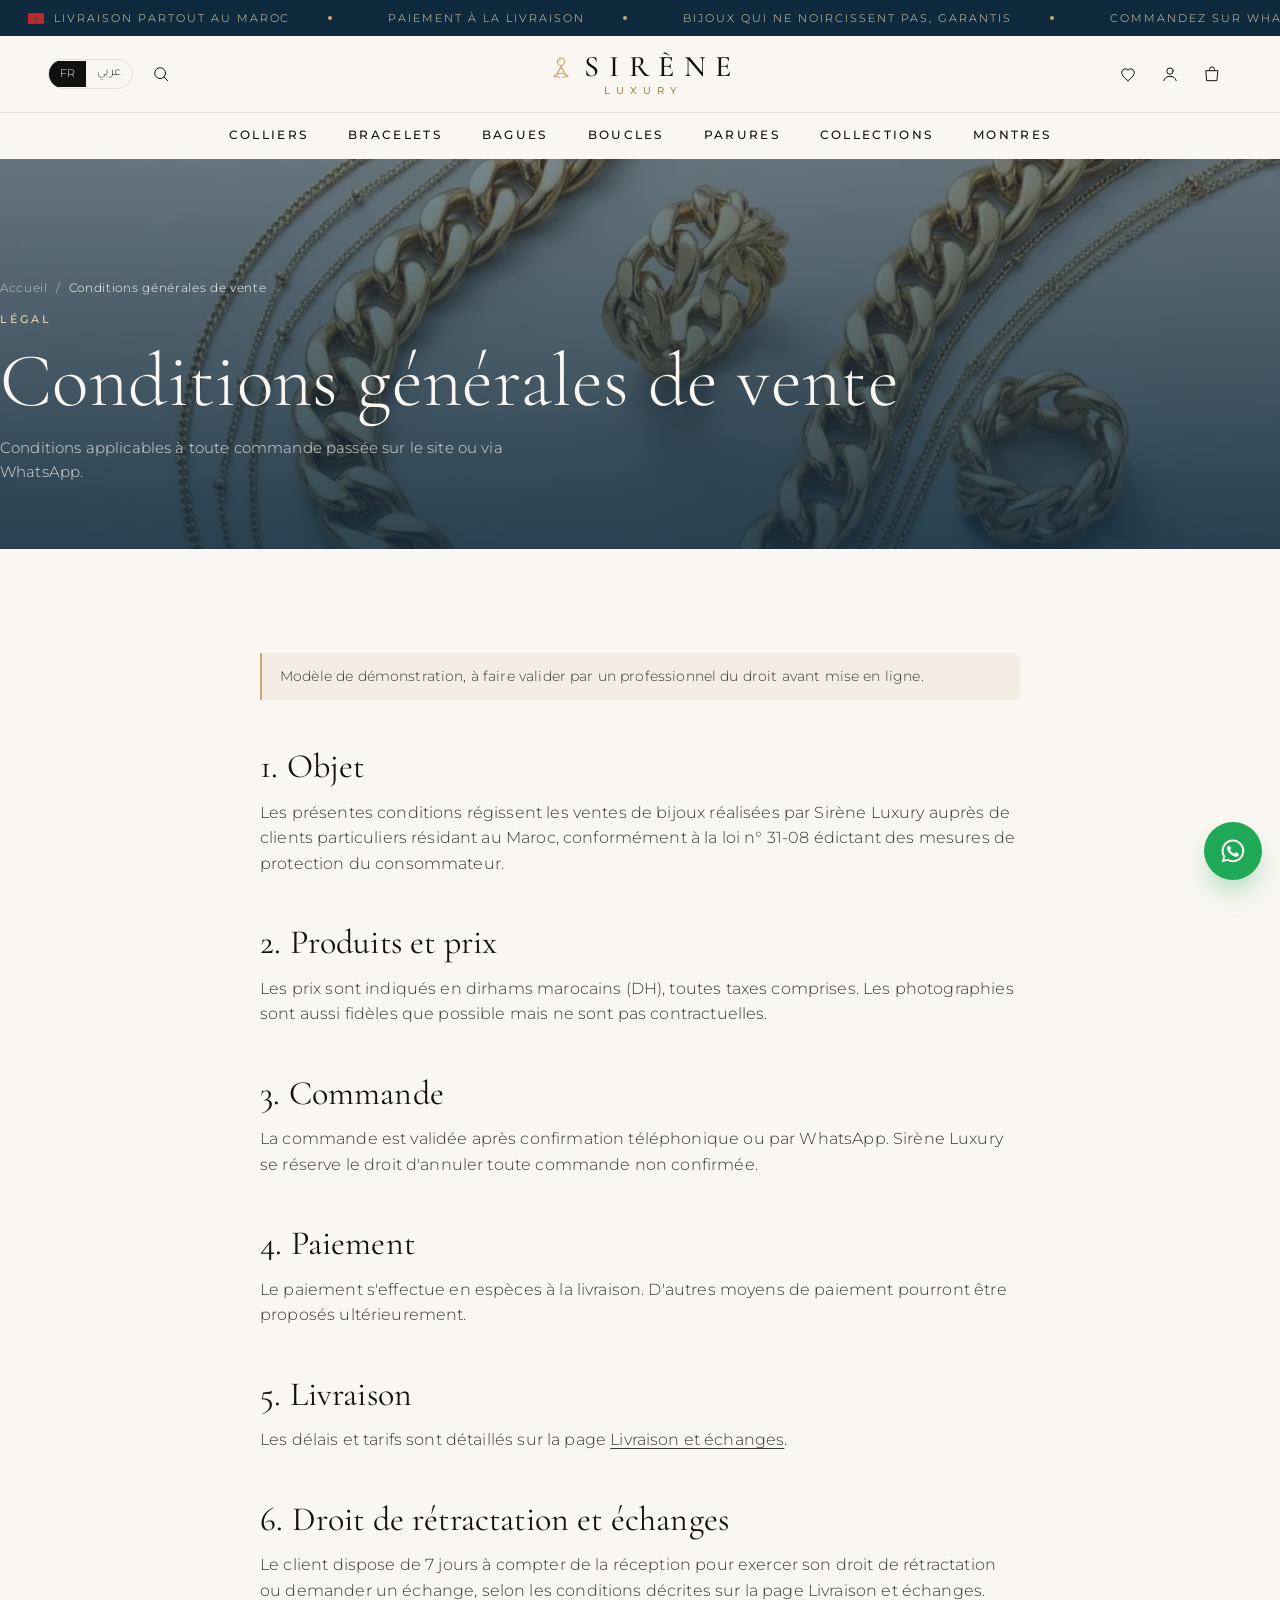
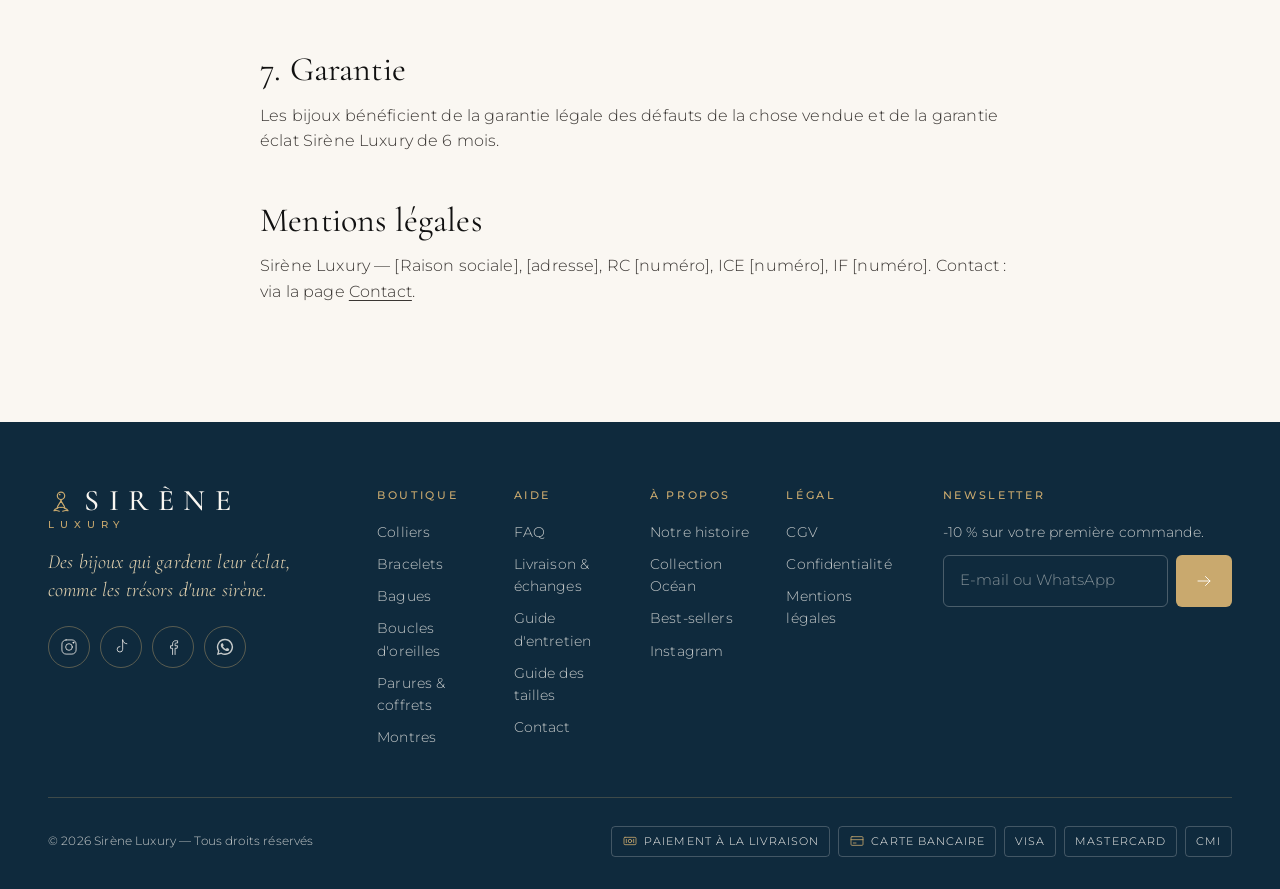
<file: cgv.html>
<!doctype html>
<html lang="fr" dir="ltr">
<head>
<meta charset="utf-8">
<meta name="viewport" content="width=device-width, initial-scale=1, viewport-fit=cover">
<title>Conditions générales de vente — Sirène Luxury</title>
<meta name="description" content="Conditions générales de vente de Sirène Luxury.">
<meta name="theme-color" content="#FAF7F2">
<meta property="og:title" content="Sirène Luxury — L'éclat qui ne s'efface jamais">
<meta property="og:description" content="Bijoux en acier inoxydable et Xuping, conçus pour durer. Livraison partout au Maroc.">
<meta property="og:image" content="assets/img/look-caftan.webp">
<link rel="icon" href="assets/img/favicon.svg" type="image/svg+xml">
<link rel="preconnect" href="https://fonts.googleapis.com">
<link rel="preconnect" href="https://fonts.gstatic.com" crossorigin>
<link href="https://fonts.googleapis.com/css2?family=Amiri:wght@400;700&family=Cormorant+Garamond:ital,wght@0,300;0,400;0,500;1,300;1,400&family=Montserrat:wght@300;400;500;600&family=Tajawal:wght@300;400;500&display=swap" rel="stylesheet">
<link rel="stylesheet" href="assets/css/styles.css">
</head>
<body data-page="content">

<main id="main">
<section class="phero"><img src="assets/img/chaines-flatlay.webp" alt=""><div class="container phero__in">
  <nav class="crumbs" style="color:rgba(250,247,242,.7);padding:0"><a href="index.html">Accueil</a><span>/</span><span style="color:#fff">Conditions générales de vente</span></nav>
  <span class="eyebrow">Légal</span><h1 class="h-display" style="font-size:clamp(42px,7vw,76px)">Conditions générales de vente</h1><p>Conditions applicables à toute commande passée sur le site ou via WhatsApp.</p></div></section>
<section class="section"><div class="container"><div class="prose reveal">
<p class="note" style="margin-top:0">Modèle de démonstration, à faire valider par un professionnel du droit avant mise en ligne.</p>
<h2>1. Objet</h2><p>Les présentes conditions régissent les ventes de bijoux réalisées par Sirène Luxury auprès de clients particuliers résidant au Maroc, conformément à la loi n° 31-08 édictant des mesures de protection du consommateur.</p>
<h2>2. Produits et prix</h2><p>Les prix sont indiqués en dirhams marocains (DH), toutes taxes comprises. Les photographies sont aussi fidèles que possible mais ne sont pas contractuelles.</p>
<h2>3. Commande</h2><p>La commande est validée après confirmation téléphonique ou par WhatsApp. Sirène Luxury se réserve le droit d'annuler toute commande non confirmée.</p>
<h2>4. Paiement</h2><p>Le paiement s'effectue en espèces à la livraison. D'autres moyens de paiement pourront être proposés ultérieurement.</p>
<h2>5. Livraison</h2><p>Les délais et tarifs sont détaillés sur la page <a href="livraison.html">Livraison et échanges</a>.</p>
<h2>6. Droit de rétractation et échanges</h2><p>Le client dispose de 7 jours à compter de la réception pour exercer son droit de rétractation ou demander un échange, selon les conditions décrites sur la page Livraison et échanges.</p>
<h2>7. Garantie</h2><p>Les bijoux bénéficient de la garantie légale des défauts de la chose vendue et de la garantie éclat Sirène Luxury de 6 mois.</p>
<h2 id="mentions">Mentions légales</h2><p>Sirène Luxury — [Raison sociale], [adresse], RC [numéro], ICE [numéro], IF [numéro]. Contact : via la page <a href="contact.html">Contact</a>.</p></div></div></section>
</main>

<script src="assets/js/data.js"></script>
<script src="assets/js/app.js"></script>
</body>
</html>
</file>
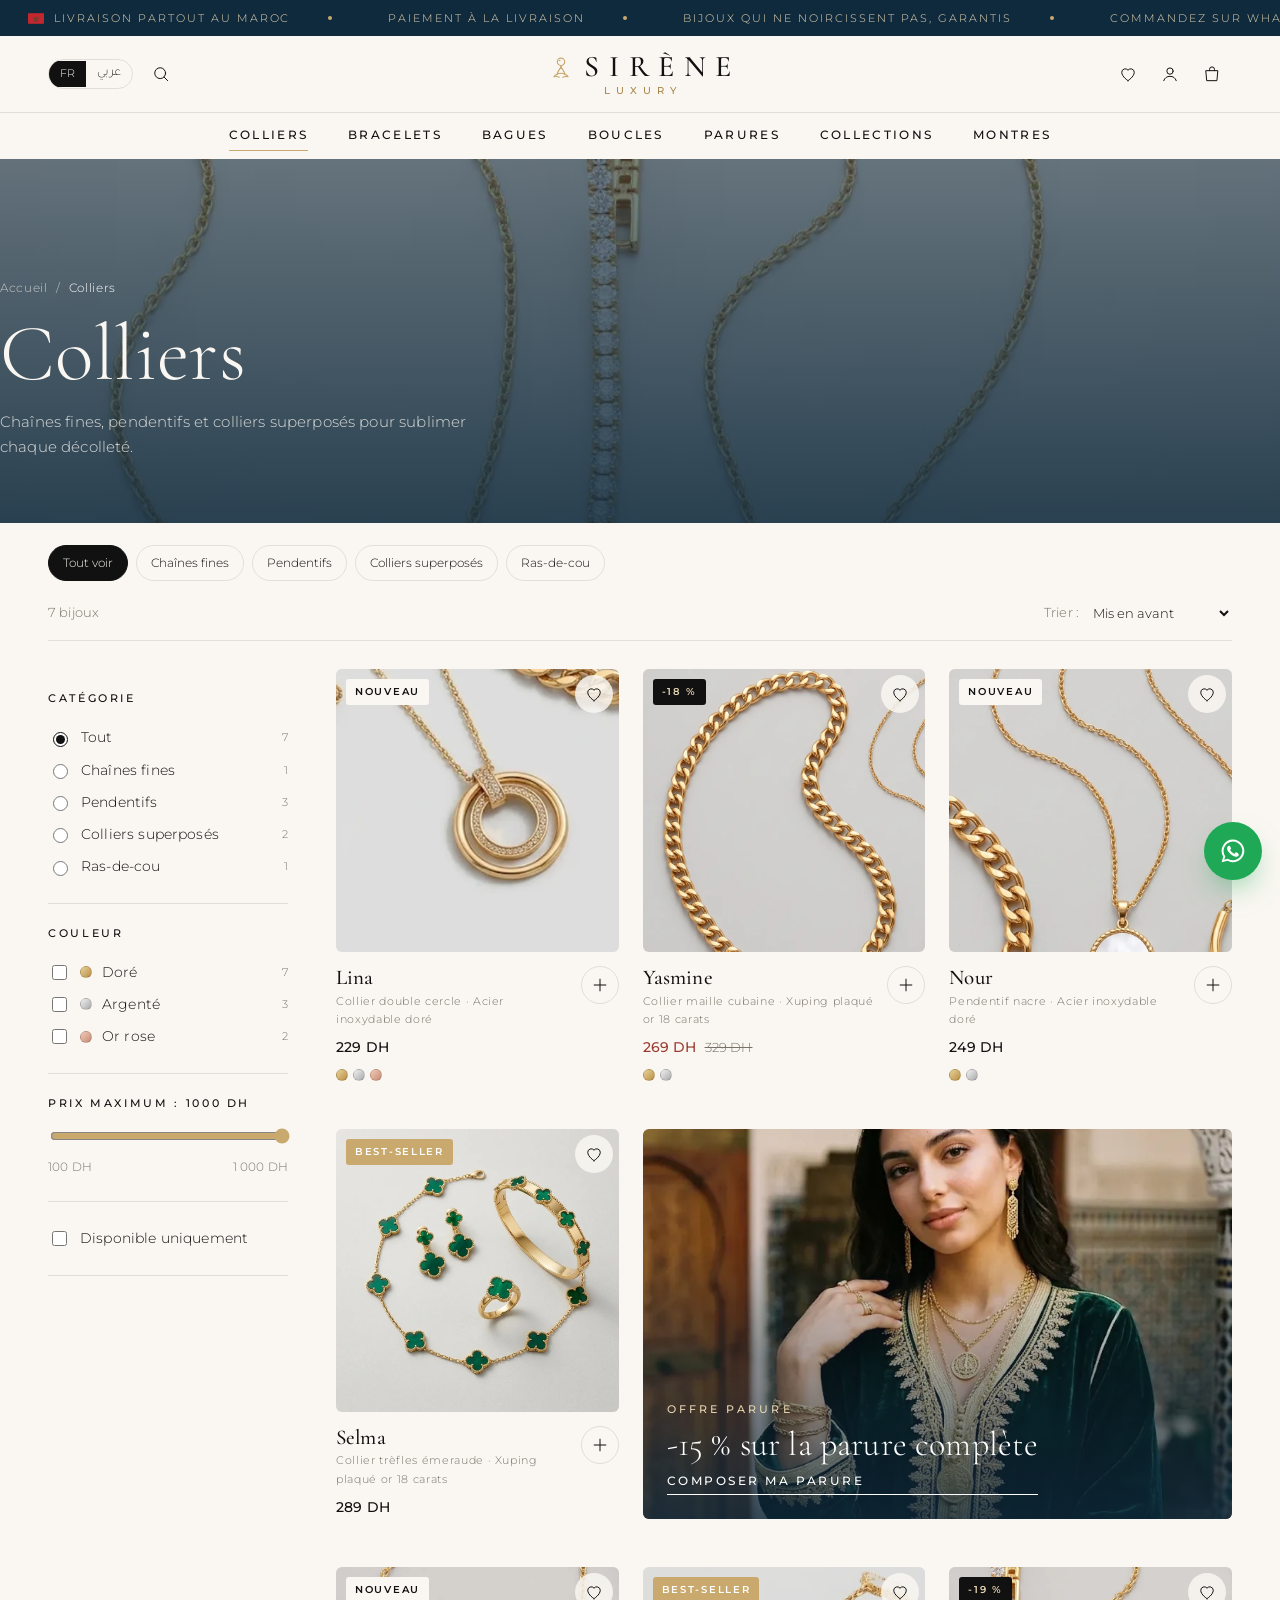
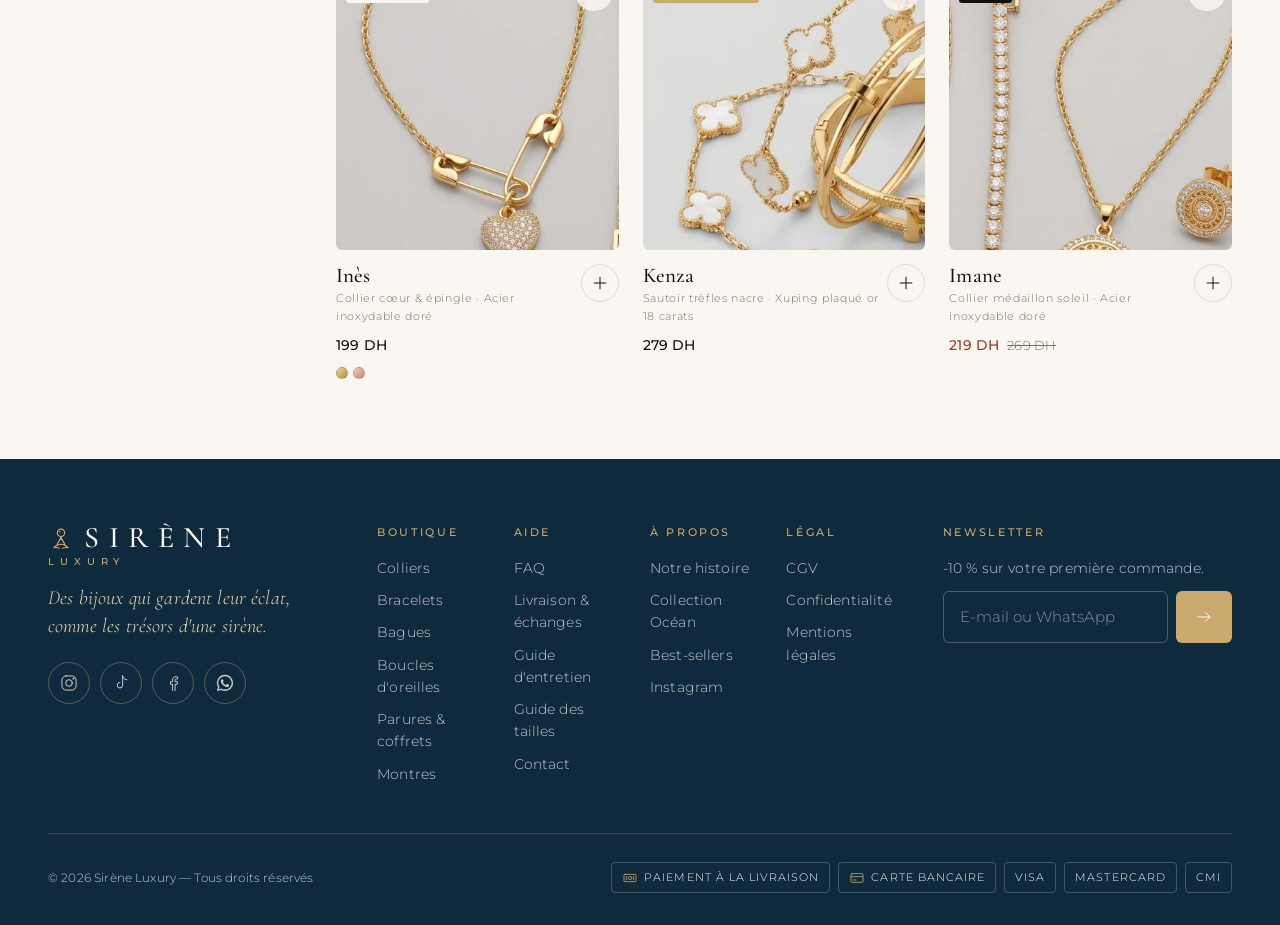
<file: collection.html>
<!doctype html>
<html lang="fr" dir="ltr">
<head>
<meta charset="utf-8">
<meta name="viewport" content="width=device-width, initial-scale=1, viewport-fit=cover">
<title>Collection — Sirène Luxury</title>
<meta name="description" content="Colliers, bracelets, bagues, boucles d'oreilles et parures en acier inoxydable et Xuping plaqué or. Livraison partout au Maroc.">
<meta name="theme-color" content="#FAF7F2">
<meta property="og:title" content="Sirène Luxury — L'éclat qui ne s'efface jamais">
<meta property="og:description" content="Bijoux en acier inoxydable et Xuping, conçus pour durer. Livraison partout au Maroc.">
<meta property="og:image" content="assets/img/look-caftan.webp">
<link rel="icon" href="assets/img/favicon.svg" type="image/svg+xml">
<link rel="preconnect" href="https://fonts.googleapis.com">
<link rel="preconnect" href="https://fonts.gstatic.com" crossorigin>
<link href="https://fonts.googleapis.com/css2?family=Amiri:wght@400;700&family=Cormorant+Garamond:ital,wght@0,300;0,400;0,500;1,300;1,400&family=Montserrat:wght@300;400;500;600&family=Tajawal:wght@300;400;500&display=swap" rel="stylesheet">
<link rel="stylesheet" href="assets/css/styles.css">
</head>
<body data-page="collection">

<main id="main">

<section class="phero" id="phero"></section>
<div class="container">
  <div class="subcats" id="subcats"></div>
  <div class="toolbar">
    <button class="toolbar__btn toolbar__filter" id="filterBtn"><svg class="icon" viewBox="0 0 24 24"><path d="M4 6h16M7 12h10M10 18h4"/></svg>Filtrer</button>
    <span class="muted" style="font-size:12.5px" id="count"></span>
    <label style="display:flex;align-items:center;gap:4px;font-size:12.5px"><span class="muted hide-sm" style="display:none">Trier :</span>
      <select id="sort" aria-label="Trier"><option value="feat">Mis en avant</option><option value="new">Nouveautés</option><option value="rating">Les plus aimés</option><option value="asc">Prix croissant</option><option value="desc">Prix décroissant</option></select></label>
  </div>
  <div class="layout" style="padding-bottom:80px">
    <aside class="filters" id="filters" aria-label="Filtres"></aside>
    <div class="pgrid pgrid--cat" id="grid"></div>
  </div>
</div>
<div class="drawer" id="filterDrawer"><div class="drawer__scrim" data-fclose></div><aside class="drawer__panel" role="dialog" aria-label="Filtres">
  <div class="drawer__head"><span class="drawer__title">Filtres</span><button class="icon-btn" data-fclose aria-label="Fermer"><svg class="icon" viewBox="0 0 24 24"><path d="M6 6l12 12M18 6L6 18"/></svg></button></div>
  <div class="drawer__body" id="filtersM"></div>
  <div class="cart__foot"><button class="btn btn--dark btn--block" data-fclose>Voir les bijoux</button></div></aside></div>
</main>

<script src="assets/js/data.js"></script>
<script src="assets/js/app.js"></script>
<script src="assets/js/collection.js"></script>
</body>
</html>
</file>
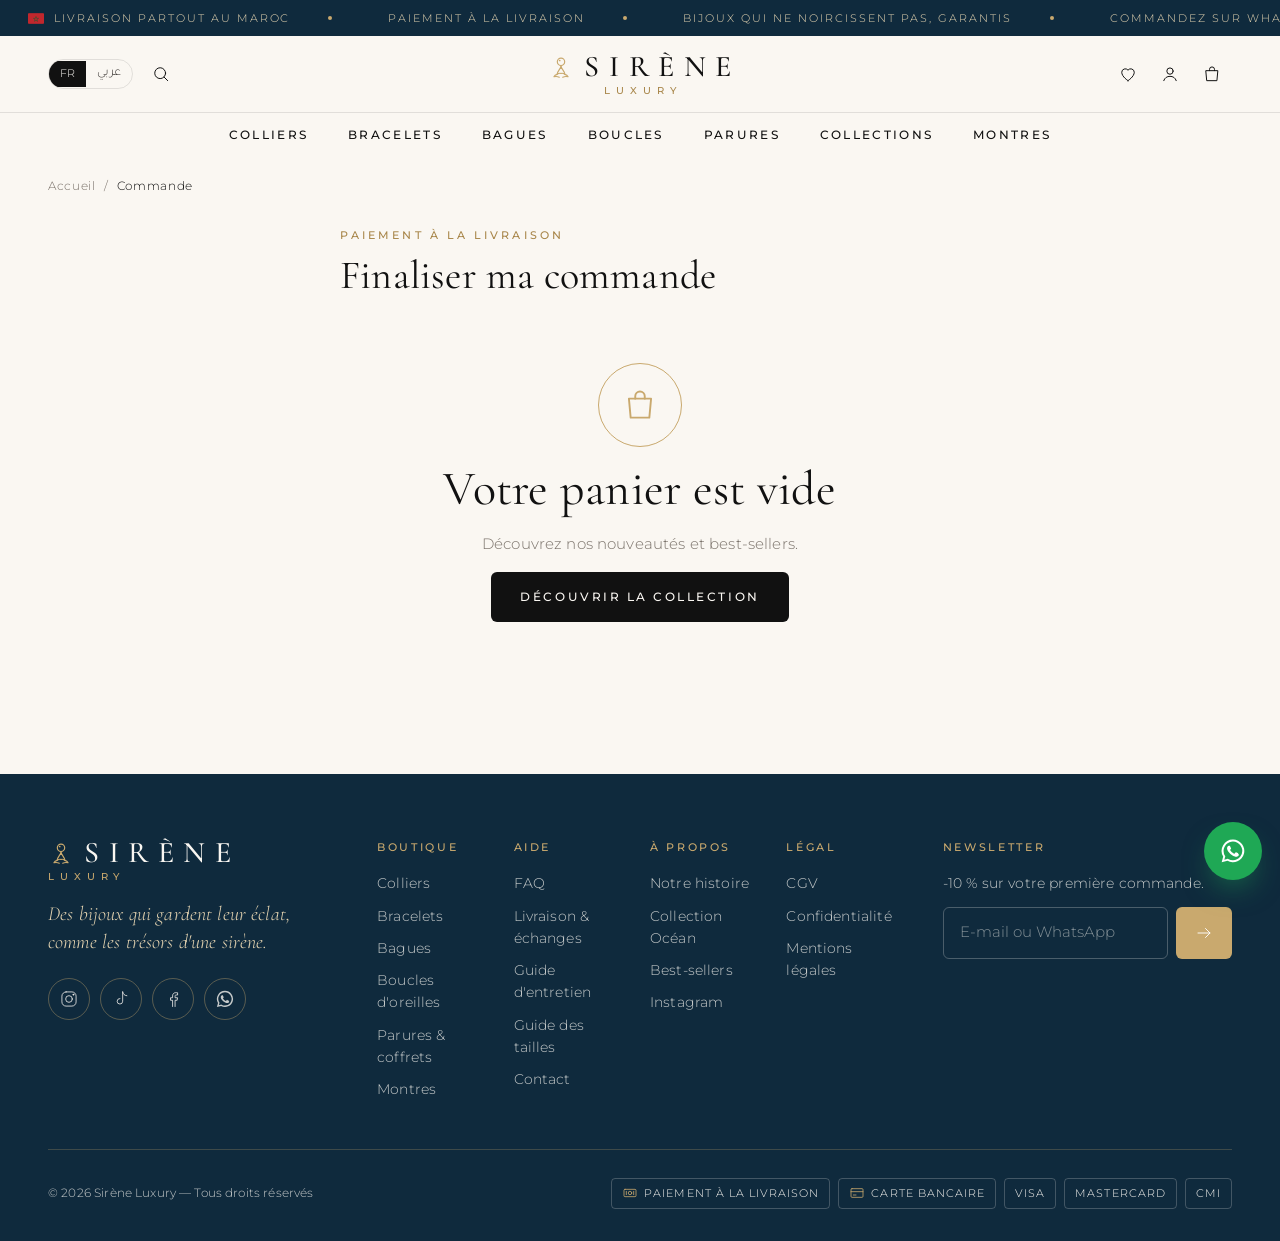
<file: commande.html>
<!doctype html>
<html lang="fr" dir="ltr">
<head>
<meta charset="utf-8">
<meta name="viewport" content="width=device-width, initial-scale=1, viewport-fit=cover">
<title>Commande — Sirène Luxury</title>
<meta name="description" content="Finalisez votre commande Sirène Luxury : paiement à la livraison partout au Maroc.">
<meta name="theme-color" content="#FAF7F2">
<meta property="og:title" content="Sirène Luxury — L'éclat qui ne s'efface jamais">
<meta property="og:description" content="Bijoux en acier inoxydable et Xuping, conçus pour durer. Livraison partout au Maroc.">
<meta property="og:image" content="assets/img/look-caftan.webp">
<link rel="icon" href="assets/img/favicon.svg" type="image/svg+xml">
<link rel="preconnect" href="https://fonts.googleapis.com">
<link rel="preconnect" href="https://fonts.gstatic.com" crossorigin>
<link href="https://fonts.googleapis.com/css2?family=Amiri:wght@400;700&family=Cormorant+Garamond:ital,wght@0,300;0,400;0,500;1,300;1,400&family=Montserrat:wght@300;400;500;600&family=Tajawal:wght@300;400;500&display=swap" rel="stylesheet">
<link rel="stylesheet" href="assets/css/styles.css">
</head>
<body data-page="checkout">

<main id="main">

<div class="container">
  <nav class="crumbs"><a href="index.html">Accueil</a><span>/</span><span>Commande</span></nav>
  <div class="copage">
    <span class="eyebrow">Paiement à la livraison</span>
    <h1 class="osheet__title" style="margin:6px 0 18px">Finaliser ma commande</h1>
    <div id="coWrap"></div>
  </div>
</div>
</main>

<script src="assets/js/data.js"></script>
<script src="assets/js/app.js"></script>
<script src="assets/js/checkout.js"></script>
</body>
</html>
</file>
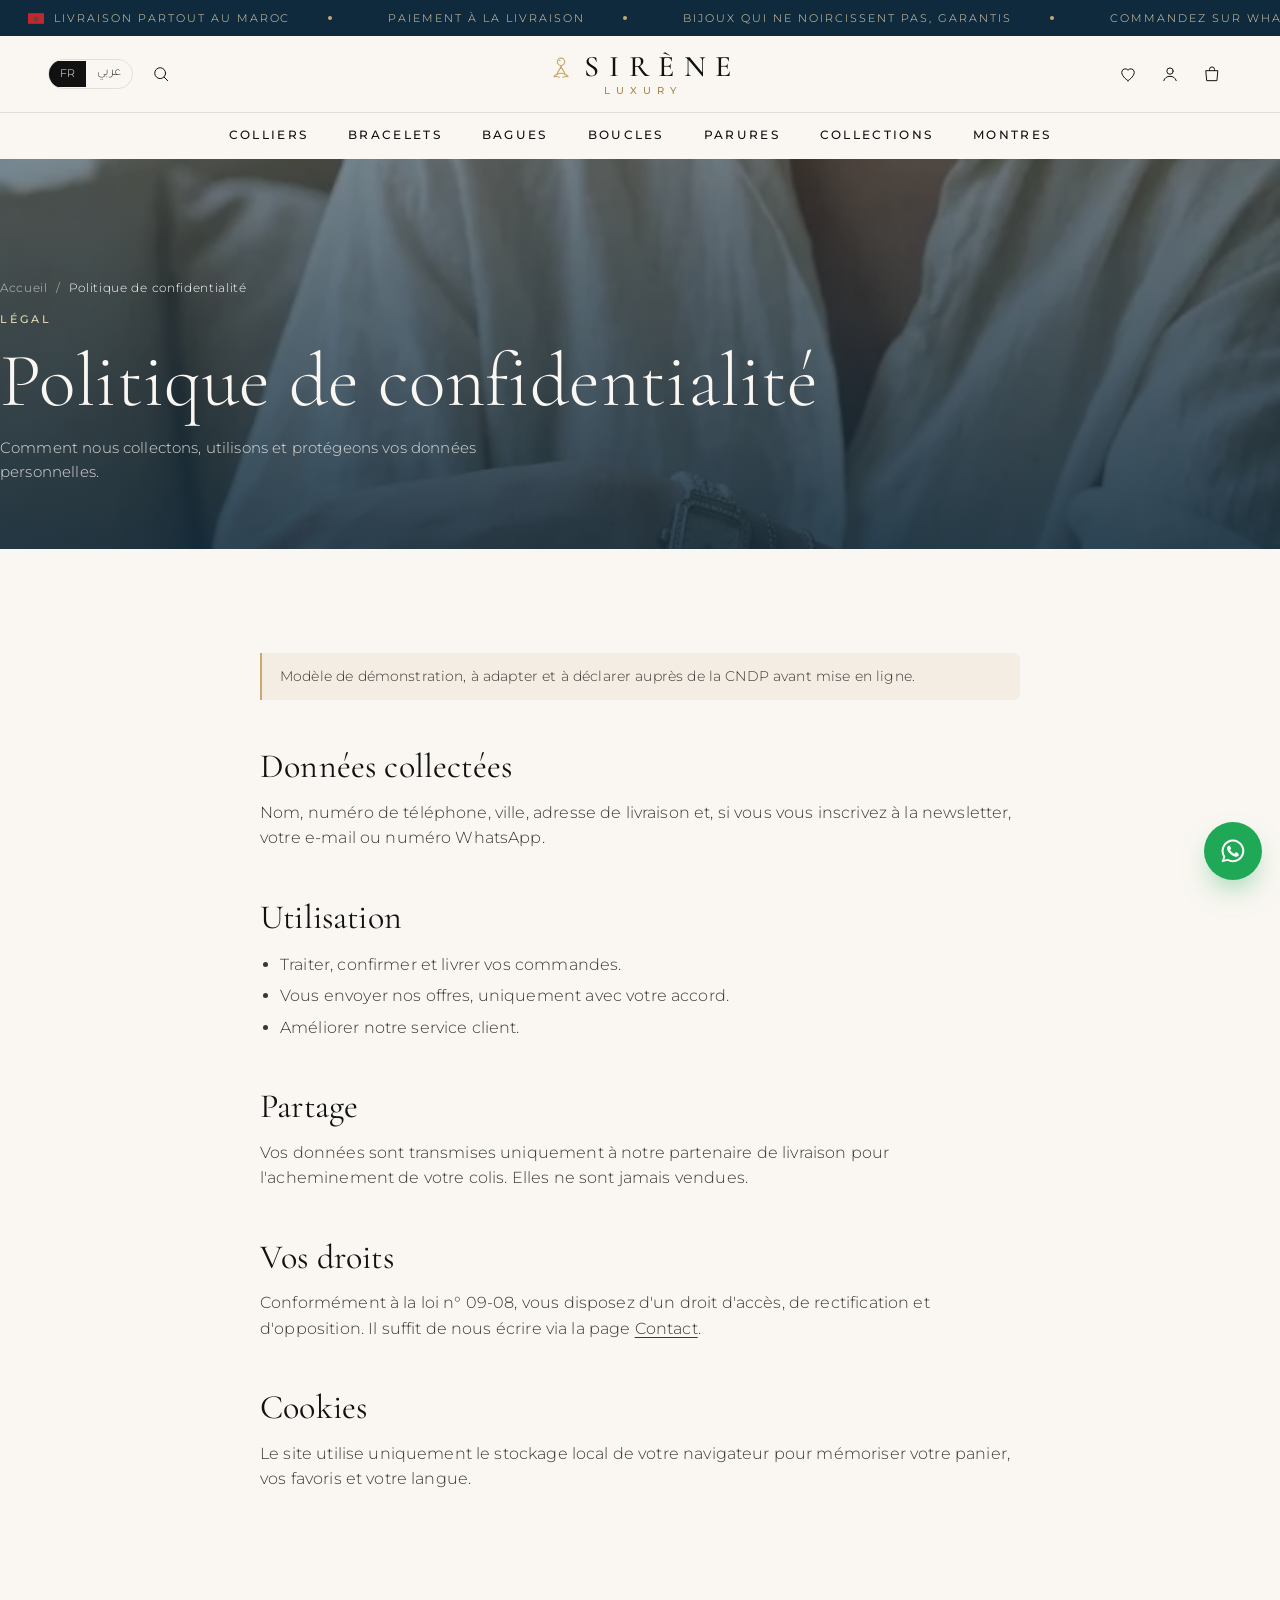
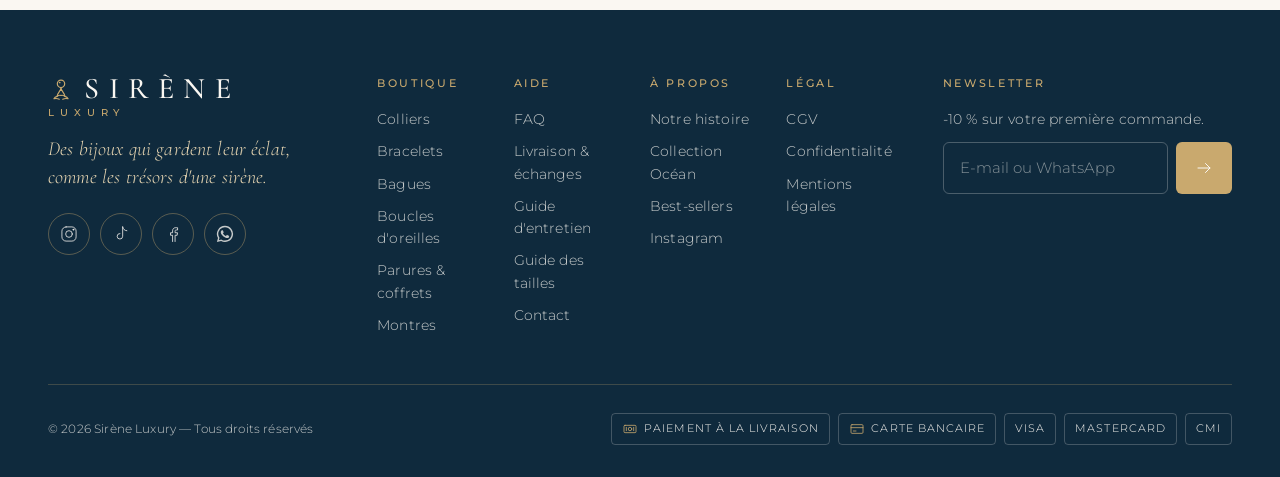
<file: confidentialite.html>
<!doctype html>
<html lang="fr" dir="ltr">
<head>
<meta charset="utf-8">
<meta name="viewport" content="width=device-width, initial-scale=1, viewport-fit=cover">
<title>Politique de confidentialité — Sirène Luxury</title>
<meta name="description" content="Politique de confidentialité et protection des données de Sirène Luxury.">
<meta name="theme-color" content="#FAF7F2">
<meta property="og:title" content="Sirène Luxury — L'éclat qui ne s'efface jamais">
<meta property="og:description" content="Bijoux en acier inoxydable et Xuping, conçus pour durer. Livraison partout au Maroc.">
<meta property="og:image" content="assets/img/look-caftan.webp">
<link rel="icon" href="assets/img/favicon.svg" type="image/svg+xml">
<link rel="preconnect" href="https://fonts.googleapis.com">
<link rel="preconnect" href="https://fonts.gstatic.com" crossorigin>
<link href="https://fonts.googleapis.com/css2?family=Amiri:wght@400;700&family=Cormorant+Garamond:ital,wght@0,300;0,400;0,500;1,300;1,400&family=Montserrat:wght@300;400;500;600&family=Tajawal:wght@300;400;500&display=swap" rel="stylesheet">
<link rel="stylesheet" href="assets/css/styles.css">
</head>
<body data-page="content">

<main id="main">
<section class="phero"><img src="assets/img/lifestyle-montre.webp" alt=""><div class="container phero__in">
  <nav class="crumbs" style="color:rgba(250,247,242,.7);padding:0"><a href="index.html">Accueil</a><span>/</span><span style="color:#fff">Politique de confidentialité</span></nav>
  <span class="eyebrow">Légal</span><h1 class="h-display" style="font-size:clamp(42px,7vw,76px)">Politique de confidentialité</h1><p>Comment nous collectons, utilisons et protégeons vos données personnelles.</p></div></section>
<section class="section"><div class="container"><div class="prose reveal">
<p class="note" style="margin-top:0">Modèle de démonstration, à adapter et à déclarer auprès de la CNDP avant mise en ligne.</p>
<h2>Données collectées</h2><p>Nom, numéro de téléphone, ville, adresse de livraison et, si vous vous inscrivez à la newsletter, votre e-mail ou numéro WhatsApp.</p>
<h2>Utilisation</h2><ul><li>Traiter, confirmer et livrer vos commandes.</li><li>Vous envoyer nos offres, uniquement avec votre accord.</li><li>Améliorer notre service client.</li></ul>
<h2>Partage</h2><p>Vos données sont transmises uniquement à notre partenaire de livraison pour l'acheminement de votre colis. Elles ne sont jamais vendues.</p>
<h2>Vos droits</h2><p>Conformément à la loi n° 09-08, vous disposez d'un droit d'accès, de rectification et d'opposition. Il suffit de nous écrire via la page <a href="contact.html">Contact</a>.</p>
<h2>Cookies</h2><p>Le site utilise uniquement le stockage local de votre navigateur pour mémoriser votre panier, vos favoris et votre langue.</p></div></div></section>
</main>

<script src="assets/js/data.js"></script>
<script src="assets/js/app.js"></script>
</body>
</html>
</file>
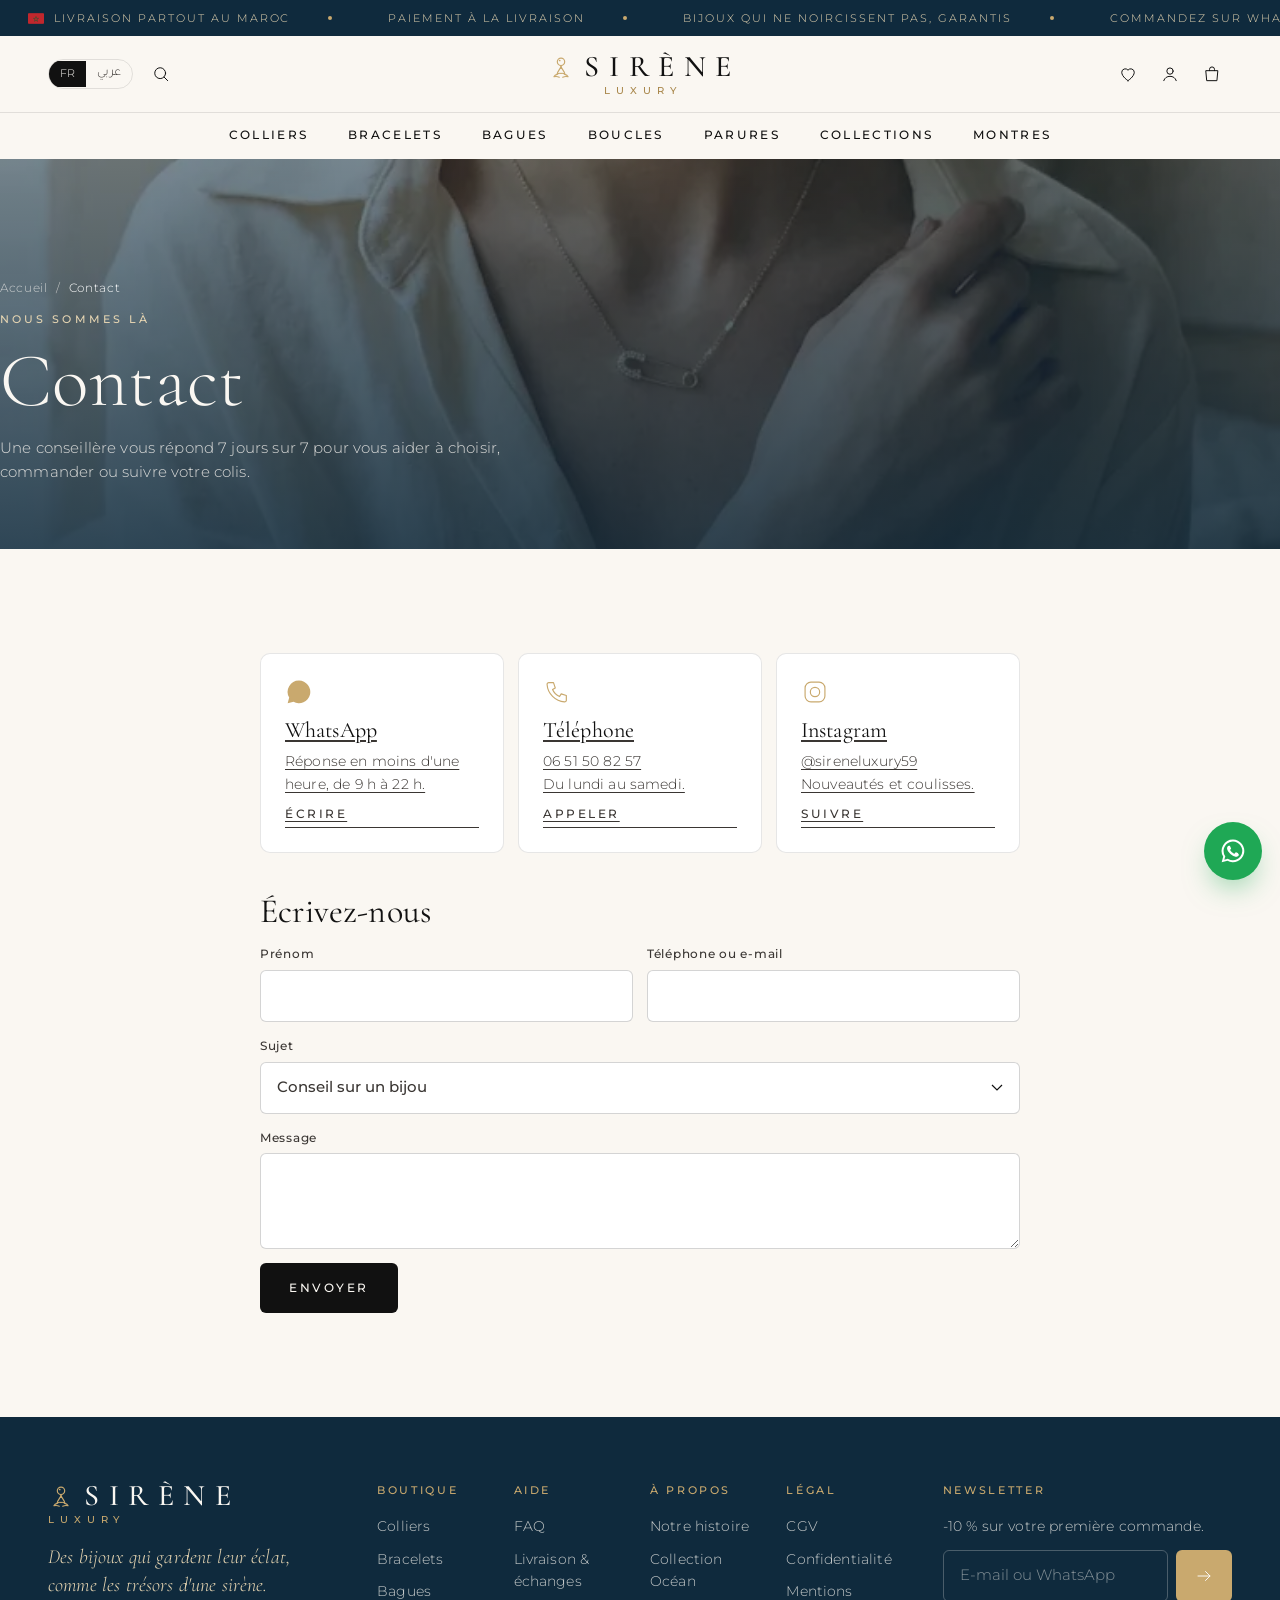
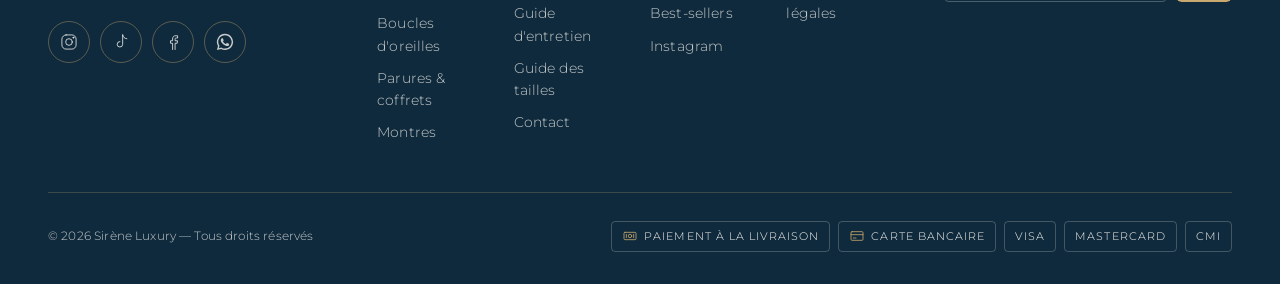
<file: contact.html>
<!doctype html>
<html lang="fr" dir="ltr">
<head>
<meta charset="utf-8">
<meta name="viewport" content="width=device-width, initial-scale=1, viewport-fit=cover">
<title>Contact — Sirène Luxury</title>
<meta name="description" content="Contactez Sirène Luxury par WhatsApp, téléphone ou e-mail.">
<meta name="theme-color" content="#FAF7F2">
<meta property="og:title" content="Sirène Luxury — L'éclat qui ne s'efface jamais">
<meta property="og:description" content="Bijoux en acier inoxydable et Xuping, conçus pour durer. Livraison partout au Maroc.">
<meta property="og:image" content="assets/img/look-caftan.webp">
<link rel="icon" href="assets/img/favicon.svg" type="image/svg+xml">
<link rel="preconnect" href="https://fonts.googleapis.com">
<link rel="preconnect" href="https://fonts.gstatic.com" crossorigin>
<link href="https://fonts.googleapis.com/css2?family=Amiri:wght@400;700&family=Cormorant+Garamond:ital,wght@0,300;0,400;0,500;1,300;1,400&family=Montserrat:wght@300;400;500;600&family=Tajawal:wght@300;400;500&display=swap" rel="stylesheet">
<link rel="stylesheet" href="assets/css/styles.css">
</head>
<body data-page="content">

<main id="main">
<section class="phero"><img src="assets/img/lifestyle-lin.webp" alt=""><div class="container phero__in">
  <nav class="crumbs" style="color:rgba(250,247,242,.7);padding:0"><a href="index.html">Accueil</a><span>/</span><span style="color:#fff">Contact</span></nav>
  <span class="eyebrow">Nous sommes là</span><h1 class="h-display" style="font-size:clamp(42px,7vw,76px)">Contact</h1><p>Une conseillère vous répond 7 jours sur 7 pour vous aider à choisir, commander ou suivre votre colis.</p></div></section>
<section class="section"><div class="container"><div class="prose reveal">
<div class="contact-cards" style="margin-bottom:40px">
<a class="ccard" href="https://wa.me/212651508257" target="_blank" rel="noopener"><svg class="icon" viewBox="0 0 24 24" style="fill:currentColor;stroke:none"><path d="M12 2.2A9.7 9.7 0 0 0 3.6 16.8L2.3 21.7l5-1.3A9.7 9.7 0 1 0 12 2.2z"/></svg><h3>WhatsApp</h3><p>Réponse en moins d'une heure, de 9 h à 22 h.</p><span class="link-u">Écrire</span></a>
<a class="ccard" href="tel:+212651508257"><svg class="icon" viewBox="0 0 24 24"><path d="M5 4h4l1.5 4.5-2.3 1.4a11 11 0 0 0 6 6l1.4-2.3L20 15v4a1.5 1.5 0 0 1-1.6 1.5C10.6 20 4 13.4 3.5 5.6A1.5 1.5 0 0 1 5 4z"/></svg><h3>Téléphone</h3><p>06 51 50 82 57<br>Du lundi au samedi.</p><span class="link-u">Appeler</span></a>
<a class="ccard" href="https://www.instagram.com/sireneluxury59/" target="_blank" rel="noopener"><svg class="icon" viewBox="0 0 24 24"><rect x="3.5" y="3.5" width="17" height="17" rx="5"/><circle cx="12" cy="12" r="4"/></svg><h3>Instagram</h3><p>@sireneluxury59<br>Nouveautés et coulisses.</p><span class="link-u">Suivre</span></a>
</div>
<h2 style="margin-top:0">Écrivez-nous</h2>
<form class="fgrid" data-news data-msg="Merci, votre message est bien envoyé. Nous vous répondons très vite.">
<div class="fgrid fgrid--2"><label class="flabel">Prénom<input class="field" required></label><label class="flabel">Téléphone ou e-mail<input class="field" required></label></div>
<label class="flabel">Sujet<select class="field"><option>Conseil sur un bijou</option><option>Suivi de commande</option><option>Échange</option><option>Partenariat</option></select></label>
<label class="flabel">Message<textarea class="field" required></textarea></label>
<button class="btn btn--dark" style="justify-self:start">Envoyer</button></form></div></div></section>
</main>

<script src="assets/js/data.js"></script>
<script src="assets/js/app.js"></script>
</body>
</html>
</file>
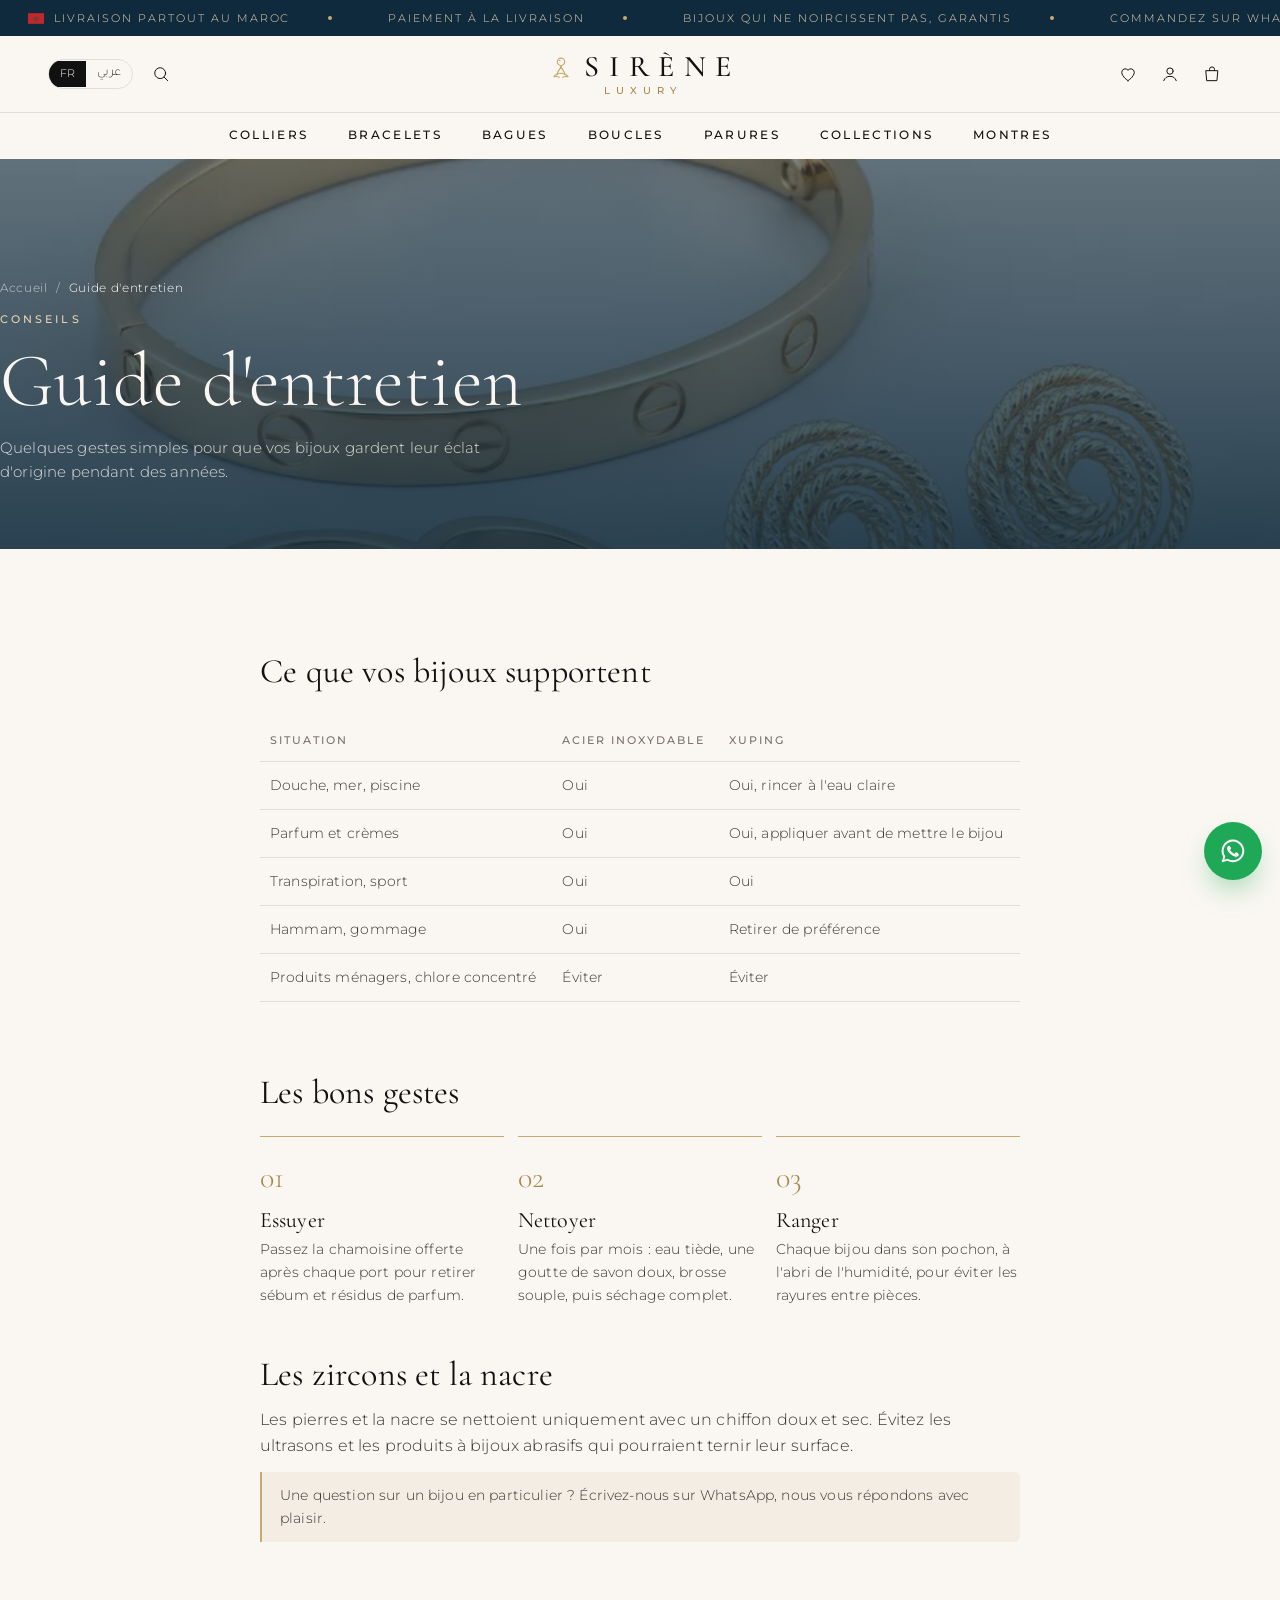
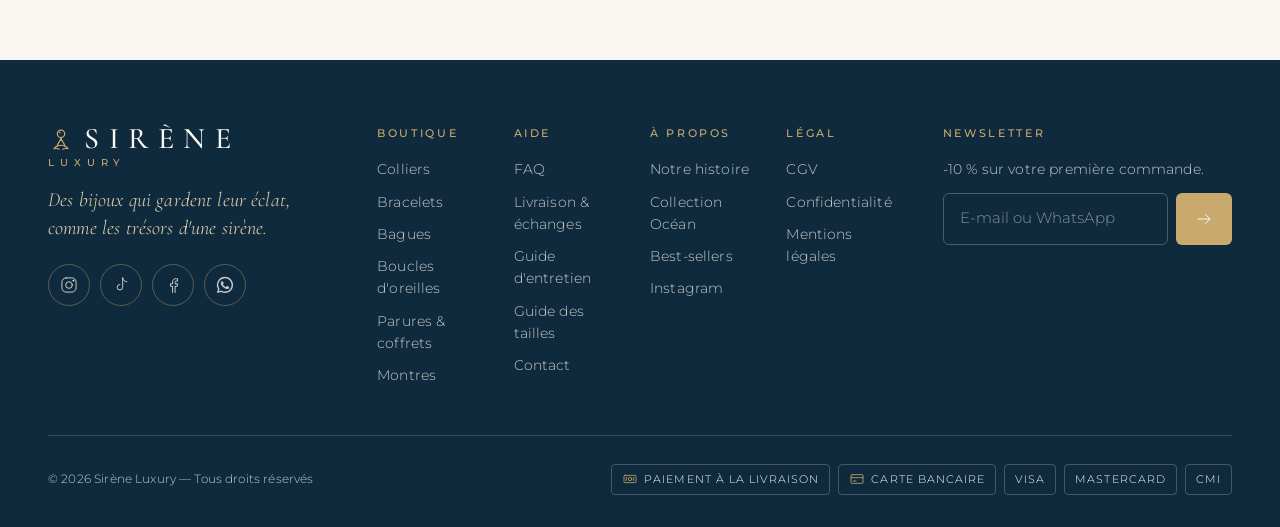
<file: entretien.html>
<!doctype html>
<html lang="fr" dir="ltr">
<head>
<meta charset="utf-8">
<meta name="viewport" content="width=device-width, initial-scale=1, viewport-fit=cover">
<title>Guide d'entretien — Sirène Luxury</title>
<meta name="description" content="Comment entretenir vos bijoux en acier inoxydable et Xuping pour qu'ils gardent leur éclat.">
<meta name="theme-color" content="#FAF7F2">
<meta property="og:title" content="Sirène Luxury — L'éclat qui ne s'efface jamais">
<meta property="og:description" content="Bijoux en acier inoxydable et Xuping, conçus pour durer. Livraison partout au Maroc.">
<meta property="og:image" content="assets/img/look-caftan.webp">
<link rel="icon" href="assets/img/favicon.svg" type="image/svg+xml">
<link rel="preconnect" href="https://fonts.googleapis.com">
<link rel="preconnect" href="https://fonts.gstatic.com" crossorigin>
<link href="https://fonts.googleapis.com/css2?family=Amiri:wght@400;700&family=Cormorant+Garamond:ital,wght@0,300;0,400;0,500;1,300;1,400&family=Montserrat:wght@300;400;500;600&family=Tajawal:wght@300;400;500&display=swap" rel="stylesheet">
<link rel="stylesheet" href="assets/css/styles.css">
</head>
<body data-page="content">

<main id="main">
<section class="phero"><img src="assets/img/c-macro.webp" alt=""><div class="container phero__in">
  <nav class="crumbs" style="color:rgba(250,247,242,.7);padding:0"><a href="index.html">Accueil</a><span>/</span><span style="color:#fff">Guide d'entretien</span></nav>
  <span class="eyebrow">Conseils</span><h1 class="h-display" style="font-size:clamp(42px,7vw,76px)">Guide d'entretien</h1><p>Quelques gestes simples pour que vos bijoux gardent leur éclat d'origine pendant des années.</p></div></section>
<section class="section"><div class="container"><div class="prose reveal">
<h2 style="margin-top:0">Ce que vos bijoux supportent</h2>
<div class="table-wrap"><table class="table"><thead><tr><th>Situation</th><th>Acier inoxydable</th><th>Xuping</th></tr></thead><tbody>
<tr><td>Douche, mer, piscine</td><td>Oui</td><td>Oui, rincer à l'eau claire</td></tr>
<tr><td>Parfum et crèmes</td><td>Oui</td><td>Oui, appliquer avant de mettre le bijou</td></tr>
<tr><td>Transpiration, sport</td><td>Oui</td><td>Oui</td></tr>
<tr><td>Hammam, gommage</td><td>Oui</td><td>Retirer de préférence</td></tr>
<tr><td>Produits ménagers, chlore concentré</td><td>Éviter</td><td>Éviter</td></tr></tbody></table></div>
<h2>Les bons gestes</h2>
<div class="steps"><div><h3>Essuyer</h3><p>Passez la chamoisine offerte après chaque port pour retirer sébum et résidus de parfum.</p></div><div><h3>Nettoyer</h3><p>Une fois par mois : eau tiède, une goutte de savon doux, brosse souple, puis séchage complet.</p></div><div><h3>Ranger</h3><p>Chaque bijou dans son pochon, à l'abri de l'humidité, pour éviter les rayures entre pièces.</p></div></div>
<h2>Les zircons et la nacre</h2>
<p>Les pierres et la nacre se nettoient uniquement avec un chiffon doux et sec. Évitez les ultrasons et les produits à bijoux abrasifs qui pourraient ternir leur surface.</p>
<p class="note">Une question sur un bijou en particulier ? Écrivez-nous sur WhatsApp, nous vous répondons avec plaisir.</p></div></div></section>
</main>

<script src="assets/js/data.js"></script>
<script src="assets/js/app.js"></script>
</body>
</html>
</file>
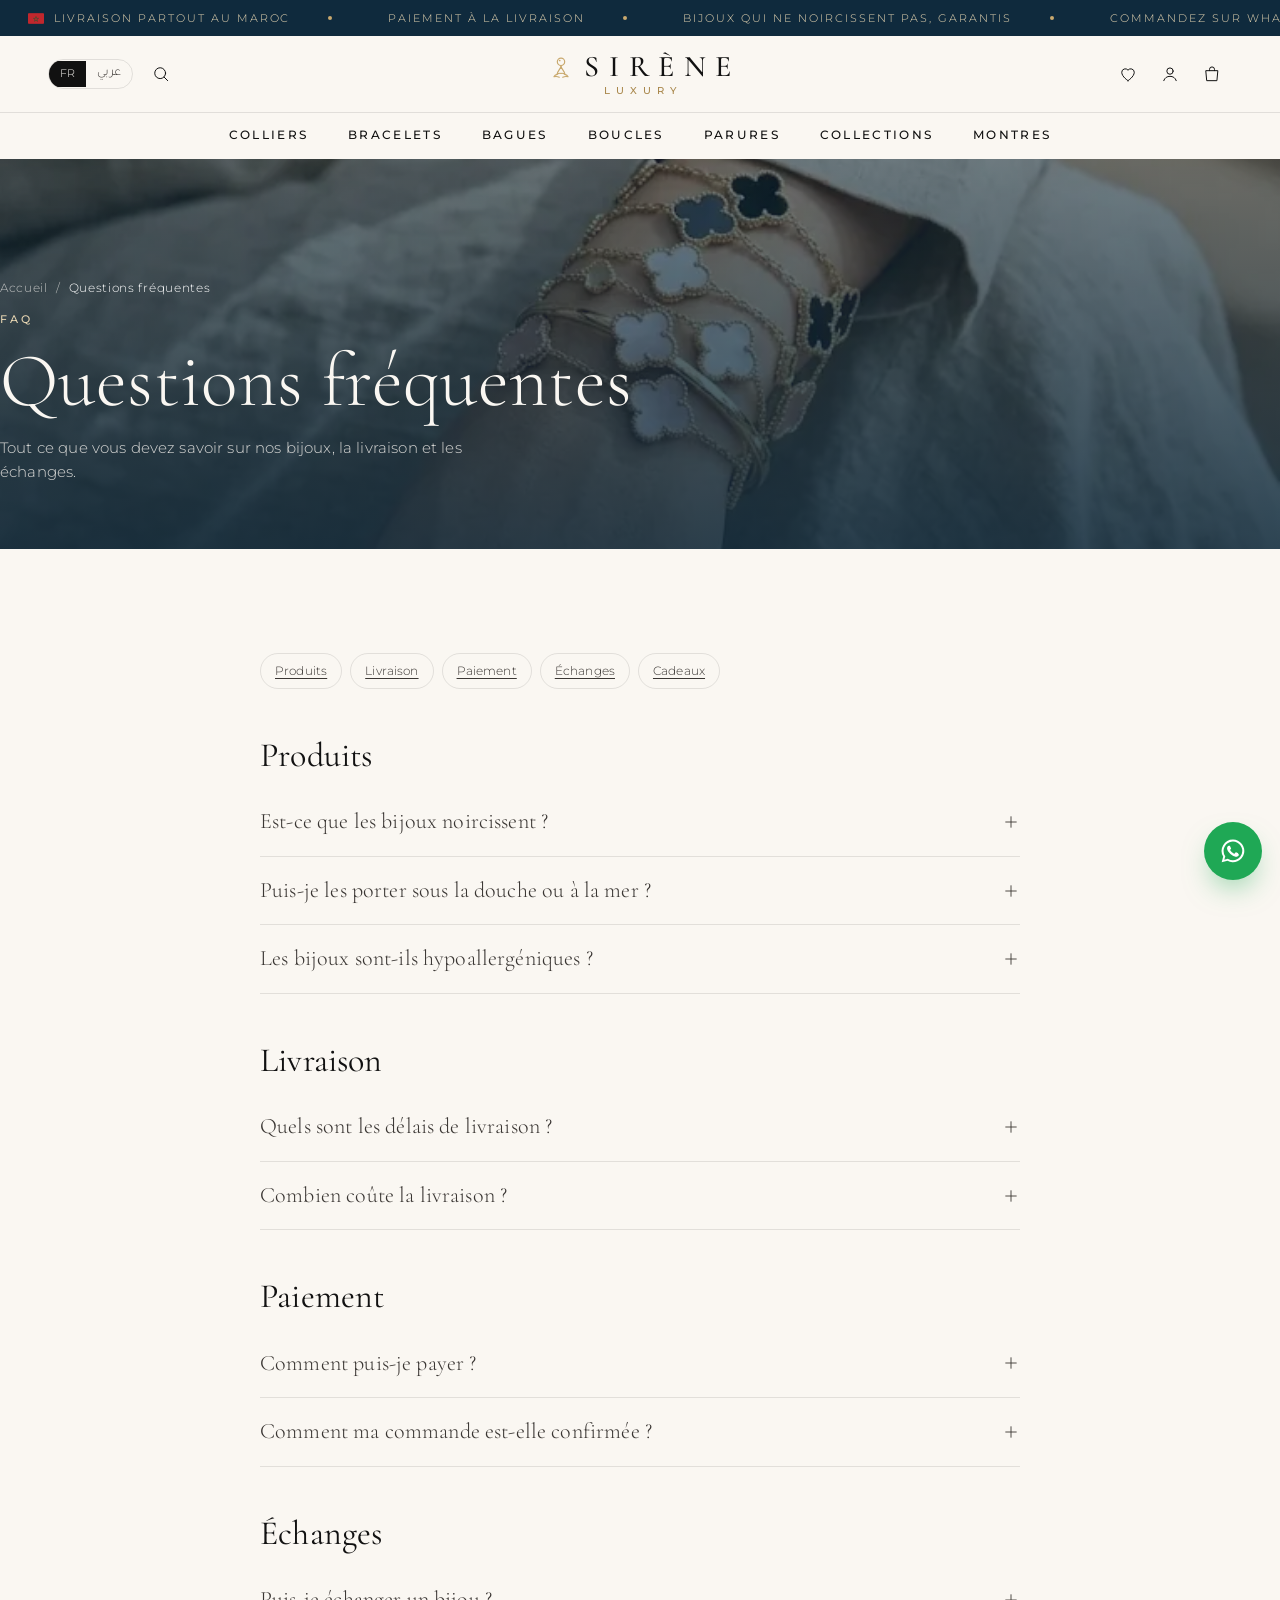
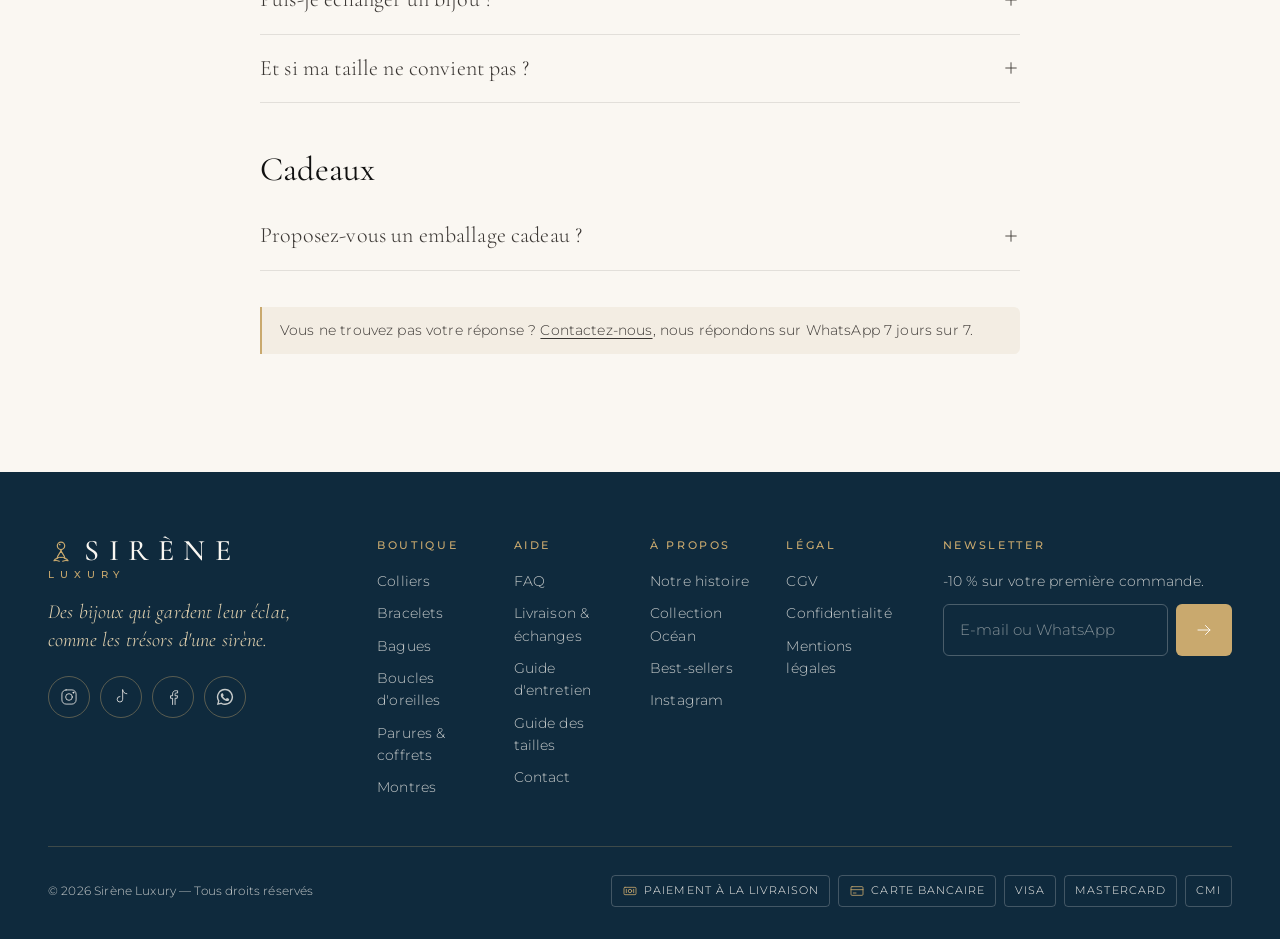
<file: faq.html>
<!doctype html>
<html lang="fr" dir="ltr">
<head>
<meta charset="utf-8">
<meta name="viewport" content="width=device-width, initial-scale=1, viewport-fit=cover">
<title>Questions fréquentes — Sirène Luxury</title>
<meta name="description" content="FAQ Sirène Luxury : noircissement, livraison, paiement à la livraison, échanges.">
<meta name="theme-color" content="#FAF7F2">
<meta property="og:title" content="Sirène Luxury — L'éclat qui ne s'efface jamais">
<meta property="og:description" content="Bijoux en acier inoxydable et Xuping, conçus pour durer. Livraison partout au Maroc.">
<meta property="og:image" content="assets/img/look-caftan.webp">
<link rel="icon" href="assets/img/favicon.svg" type="image/svg+xml">
<link rel="preconnect" href="https://fonts.googleapis.com">
<link rel="preconnect" href="https://fonts.gstatic.com" crossorigin>
<link href="https://fonts.googleapis.com/css2?family=Amiri:wght@400;700&family=Cormorant+Garamond:ital,wght@0,300;0,400;0,500;1,300;1,400&family=Montserrat:wght@300;400;500;600&family=Tajawal:wght@300;400;500&display=swap" rel="stylesheet">
<link rel="stylesheet" href="assets/css/styles.css">
</head>
<body data-page="content">

<main id="main">
<section class="phero"><img src="assets/img/poignet-bracelets.webp" alt=""><div class="container phero__in">
  <nav class="crumbs" style="color:rgba(250,247,242,.7);padding:0"><a href="index.html">Accueil</a><span>/</span><span style="color:#fff">Questions fréquentes</span></nav>
  <span class="eyebrow">FAQ</span><h1 class="h-display" style="font-size:clamp(42px,7vw,76px)">Questions fréquentes</h1><p>Tout ce que vous devez savoir sur nos bijoux, la livraison et les échanges.</p></div></section>
<section class="section"><div class="container"><div class="prose reveal"><div class="faq-cats"><a class="chip" href="#produits">Produits</a><a class="chip" href="#livraison">Livraison</a><a class="chip" href="#paiement">Paiement</a><a class="chip" href="#échanges">Échanges</a><a class="chip" href="#cadeaux">Cadeaux</a></div><h2 id="produits">Produits</h2><div class="faq"><details><summary>Est-ce que les bijoux noircissent ?<svg class="icon" viewBox="0 0 24 24"><path d="M12 5v14M5 12h14"/></svg></summary><div class="ans">Non. Nos bijoux sont en acier inoxydable 316L ou en Xuping plaqué or 18 carats : ils ne noircissent pas, ne rouillent pas et ne laissent pas de traces vertes sur la peau. Ils sont couverts par notre garantie éclat de 6 mois.</div></details><details><summary>Puis-je les porter sous la douche ou à la mer ?<svg class="icon" viewBox="0 0 24 24"><path d="M12 5v14M5 12h14"/></svg></summary><div class="ans">Oui. Ils résistent à l'eau, à la mer, au parfum et à la transpiration. Un simple rinçage à l'eau claire après la mer ou la piscine suffit.</div></details><details><summary>Les bijoux sont-ils hypoallergéniques ?<svg class="icon" viewBox="0 0 24 24"><path d="M12 5v14M5 12h14"/></svg></summary><div class="ans">Oui, ils sont sans nickel et conviennent aux peaux sensibles, y compris pour les boucles d'oreilles.</div></details></div><h2 id="livraison">Livraison</h2><div class="faq"><details><summary>Quels sont les délais de livraison ?<svg class="icon" viewBox="0 0 24 24"><path d="M12 5v14M5 12h14"/></svg></summary><div class="ans">Nous livrons partout au Maroc en 24 à 48 h pour Casablanca, Rabat et les grandes villes, et en 48 à 72 h pour les autres villes.</div></details><details><summary>Combien coûte la livraison ?<svg class="icon" viewBox="0 0 24 24"><path d="M12 5v14M5 12h14"/></svg></summary><div class="ans">La livraison coûte 35 DH et elle est offerte dès 400 DH d'achat.</div></details></div><h2 id="paiement">Paiement</h2><div class="faq"><details><summary>Comment puis-je payer ?<svg class="icon" viewBox="0 0 24 24"><path d="M12 5v14M5 12h14"/></svg></summary><div class="ans">Le paiement se fait en espèces à la livraison. Vous ne payez qu'à la réception de votre colis. Le paiement par carte bancaire arrive bientôt.</div></details><details><summary>Comment ma commande est-elle confirmée ?<svg class="icon" viewBox="0 0 24 24"><path d="M12 5v14M5 12h14"/></svg></summary><div class="ans">Après votre commande, une conseillère vous contacte par appel ou par WhatsApp pour confirmer l'adresse et le créneau de livraison.</div></details></div><h2 id="échanges">Échanges</h2><div class="faq"><details><summary>Puis-je échanger un bijou ?<svg class="icon" viewBox="0 0 24 24"><path d="M12 5v14M5 12h14"/></svg></summary><div class="ans">Oui, l'échange est gratuit sous 7 jours après réception, pour un bijou non porté et dans son emballage d'origine. Contactez-nous sur WhatsApp pour l'organiser.</div></details><details><summary>Et si ma taille ne convient pas ?<svg class="icon" viewBox="0 0 24 24"><path d="M12 5v14M5 12h14"/></svg></summary><div class="ans">L'échange de taille de bague ou de bracelet est gratuit sous 7 jours. Consultez notre guide des tailles avant de commander.</div></details></div><h2 id="cadeaux">Cadeaux</h2><div class="faq"><details><summary>Proposez-vous un emballage cadeau ?<svg class="icon" viewBox="0 0 24 24"><path d="M12 5v14M5 12h14"/></svg></summary><div class="ans">Chaque bijou est livré dans son écrin. Vous pouvez ajouter l'emballage cadeau premium (écrin velours, ruban satin et carte manuscrite) pour 25 DH dans le panier.</div></details></div><p class="note" style="margin-top:36px">Vous ne trouvez pas votre réponse ? <a href="contact.html">Contactez-nous</a>, nous répondons sur WhatsApp 7 jours sur 7.</p></div></div></section>
</main>

<script src="assets/js/data.js"></script>
<script src="assets/js/app.js"></script>
</body>
</html>
</file>
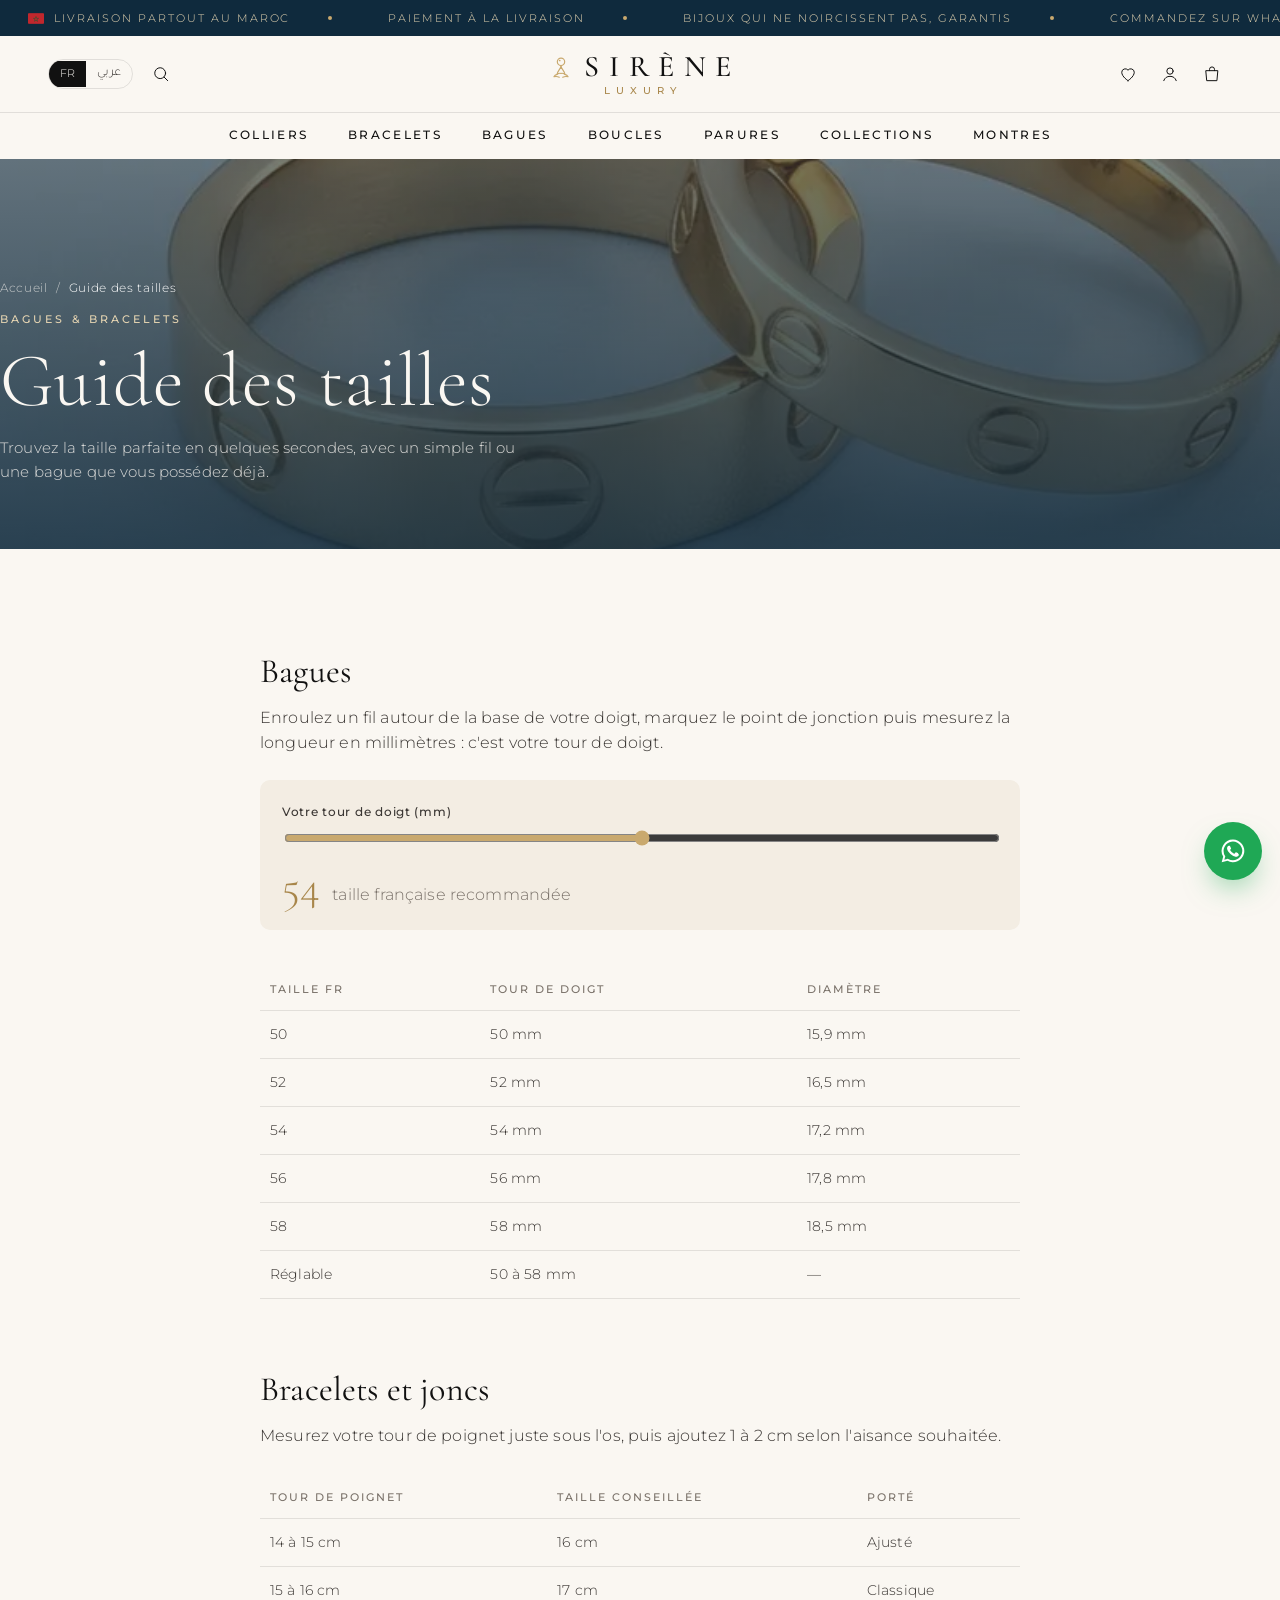
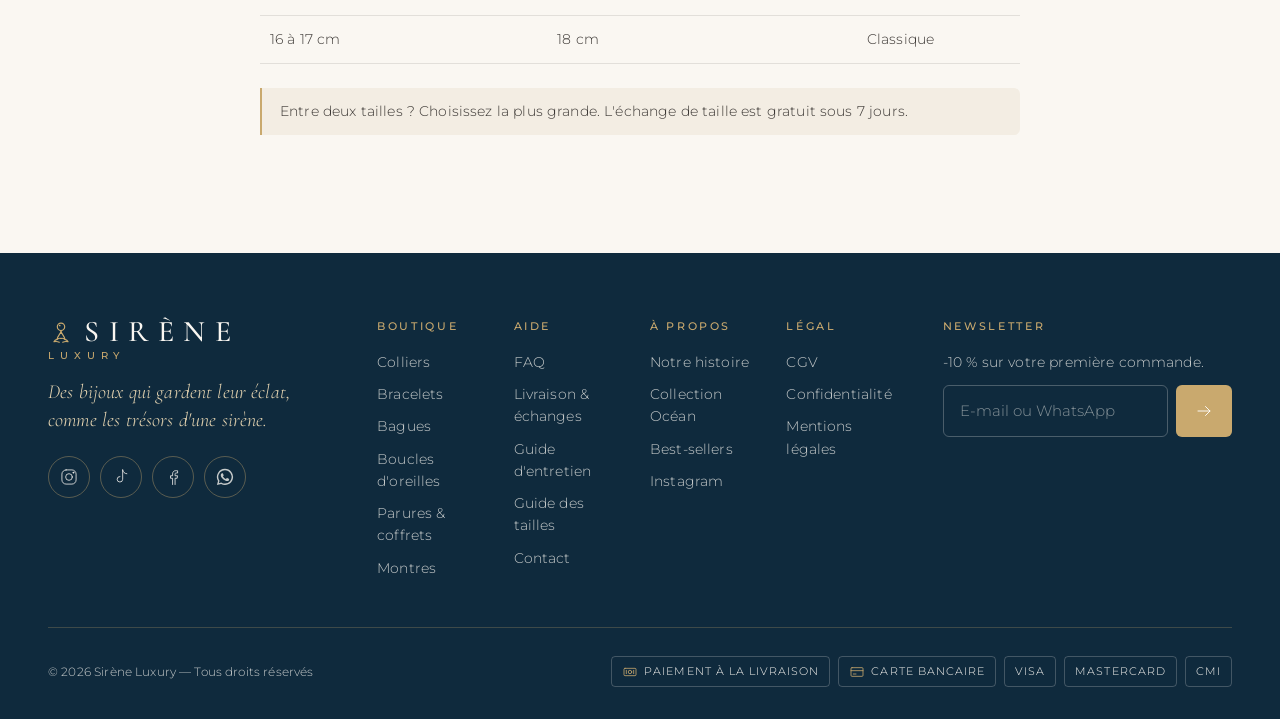
<file: guide-tailles.html>
<!doctype html>
<html lang="fr" dir="ltr">
<head>
<meta charset="utf-8">
<meta name="viewport" content="width=device-width, initial-scale=1, viewport-fit=cover">
<title>Guide des tailles — Sirène Luxury</title>
<meta name="description" content="Trouvez votre taille de bague et de bracelet Sirène Luxury.">
<meta name="theme-color" content="#FAF7F2">
<meta property="og:title" content="Sirène Luxury — L'éclat qui ne s'efface jamais">
<meta property="og:description" content="Bijoux en acier inoxydable et Xuping, conçus pour durer. Livraison partout au Maroc.">
<meta property="og:image" content="assets/img/look-caftan.webp">
<link rel="icon" href="assets/img/favicon.svg" type="image/svg+xml">
<link rel="preconnect" href="https://fonts.googleapis.com">
<link rel="preconnect" href="https://fonts.gstatic.com" crossorigin>
<link href="https://fonts.googleapis.com/css2?family=Amiri:wght@400;700&family=Cormorant+Garamond:ital,wght@0,300;0,400;0,500;1,300;1,400&family=Montserrat:wght@300;400;500;600&family=Tajawal:wght@300;400;500&display=swap" rel="stylesheet">
<link rel="stylesheet" href="assets/css/styles.css">
</head>
<body data-page="content">

<main id="main">
<section class="phero"><img src="assets/img/c-bague-duo.webp" alt=""><div class="container phero__in">
  <nav class="crumbs" style="color:rgba(250,247,242,.7);padding:0"><a href="index.html">Accueil</a><span>/</span><span style="color:#fff">Guide des tailles</span></nav>
  <span class="eyebrow">Bagues & bracelets</span><h1 class="h-display" style="font-size:clamp(42px,7vw,76px)">Guide des tailles</h1><p>Trouvez la taille parfaite en quelques secondes, avec un simple fil ou une bague que vous possédez déjà.</p></div></section>
<section class="section"><div class="container"><div class="prose reveal">
<h2 style="margin-top:0">Bagues</h2>
<p>Enroulez un fil autour de la base de votre doigt, marquez le point de jonction puis mesurez la longueur en millimètres : c'est votre tour de doigt.</p>
<div class="ring-tool"><label class="flabel">Votre tour de doigt (mm)<input class="range" type="range" min="44" max="64" value="54" id="rt"></label><div style="display:flex;align-items:baseline;gap:12px"><output id="rtOut">54</output><span class="muted">taille française recommandée</span></div></div>
<div class="table-wrap"><table class="table"><thead><tr><th>Taille FR</th><th>Tour de doigt</th><th>Diamètre</th></tr></thead><tbody>
<tr><td>50</td><td>50 mm</td><td>15,9 mm</td></tr><tr><td>52</td><td>52 mm</td><td>16,5 mm</td></tr><tr><td>54</td><td>54 mm</td><td>17,2 mm</td></tr><tr><td>56</td><td>56 mm</td><td>17,8 mm</td></tr><tr><td>58</td><td>58 mm</td><td>18,5 mm</td></tr><tr><td>Réglable</td><td>50 à 58 mm</td><td>—</td></tr></tbody></table></div>
<h2>Bracelets et joncs</h2>
<p>Mesurez votre tour de poignet juste sous l'os, puis ajoutez 1 à 2 cm selon l'aisance souhaitée.</p>
<div class="table-wrap"><table class="table"><thead><tr><th>Tour de poignet</th><th>Taille conseillée</th><th>Porté</th></tr></thead><tbody>
<tr><td>14 à 15 cm</td><td>16 cm</td><td>Ajusté</td></tr><tr><td>15 à 16 cm</td><td>17 cm</td><td>Classique</td></tr><tr><td>16 à 17 cm</td><td>18 cm</td><td>Classique</td></tr></tbody></table></div>
<p class="note">Entre deux tailles ? Choisissez la plus grande. L'échange de taille est gratuit sous 7 jours.</p>
<script>(function(){var r=document.getElementById("rt"),o=document.getElementById("rtOut");function u(){var v=+r.value,s=[50,52,54,56,58].reduce(function(a,b){return Math.abs(b-v)<Math.abs(a-v)?b:a});o.textContent=s;}r.addEventListener("input",u);u();})();</script></div></div></section>
</main>

<script src="assets/js/data.js"></script>
<script src="assets/js/app.js"></script>
</body>
</html>
</file>
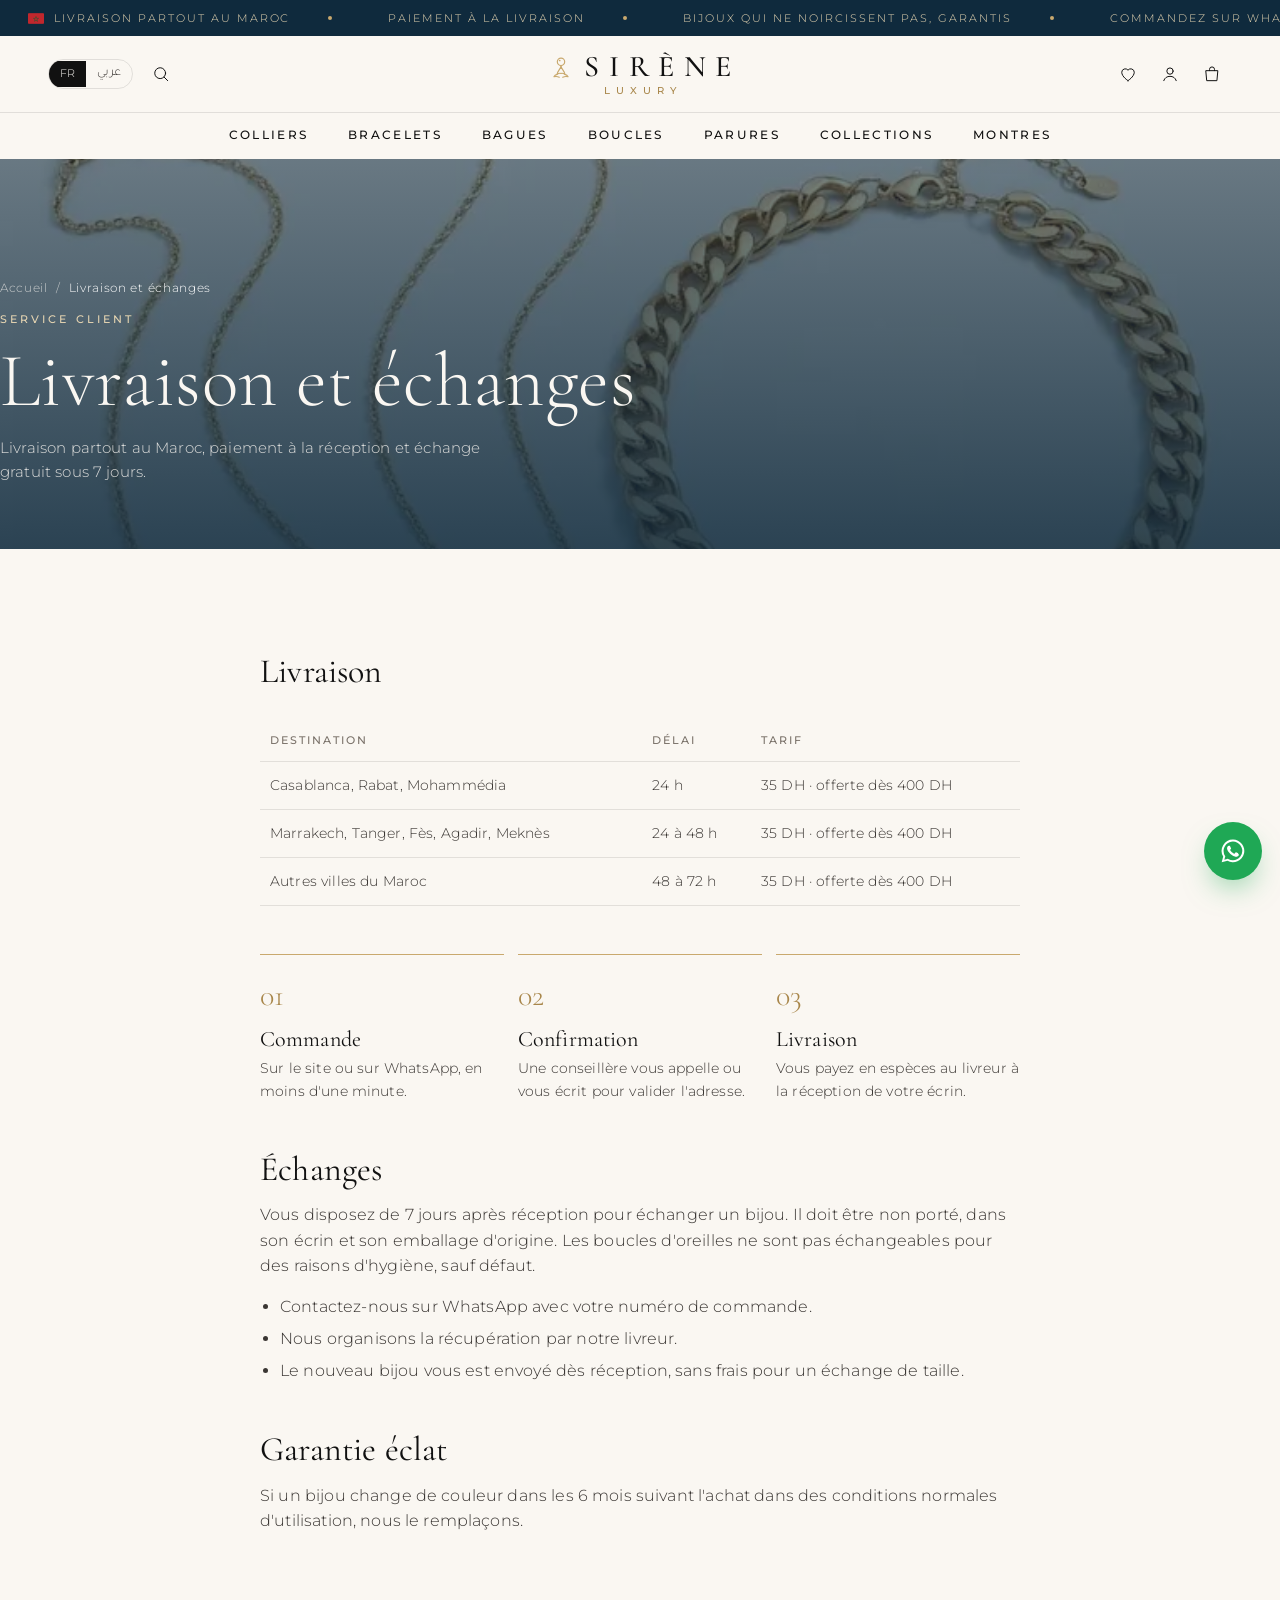
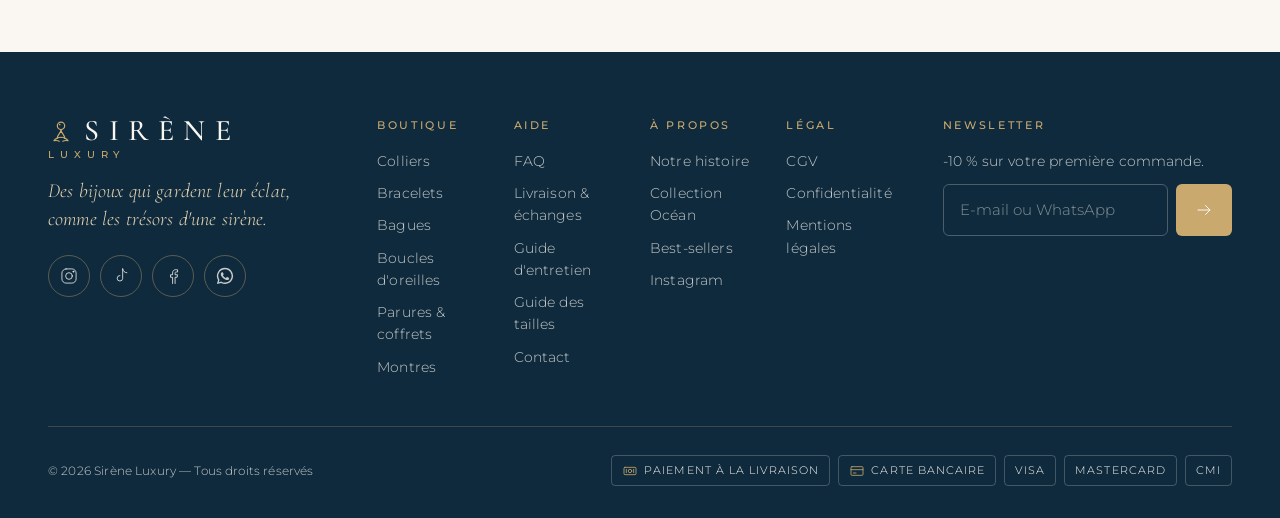
<file: livraison.html>
<!doctype html>
<html lang="fr" dir="ltr">
<head>
<meta charset="utf-8">
<meta name="viewport" content="width=device-width, initial-scale=1, viewport-fit=cover">
<title>Livraison et échanges — Sirène Luxury</title>
<meta name="description" content="Livraison partout au Maroc en 24 à 72 h, paiement à la livraison, échange sous 7 jours.">
<meta name="theme-color" content="#FAF7F2">
<meta property="og:title" content="Sirène Luxury — L'éclat qui ne s'efface jamais">
<meta property="og:description" content="Bijoux en acier inoxydable et Xuping, conçus pour durer. Livraison partout au Maroc.">
<meta property="og:image" content="assets/img/look-caftan.webp">
<link rel="icon" href="assets/img/favicon.svg" type="image/svg+xml">
<link rel="preconnect" href="https://fonts.googleapis.com">
<link rel="preconnect" href="https://fonts.gstatic.com" crossorigin>
<link href="https://fonts.googleapis.com/css2?family=Amiri:wght@400;700&family=Cormorant+Garamond:ital,wght@0,300;0,400;0,500;1,300;1,400&family=Montserrat:wght@300;400;500;600&family=Tajawal:wght@300;400;500&display=swap" rel="stylesheet">
<link rel="stylesheet" href="assets/css/styles.css">
</head>
<body data-page="content">

<main id="main">
<section class="phero"><img src="assets/img/parure-trefle-chaine.webp" alt=""><div class="container phero__in">
  <nav class="crumbs" style="color:rgba(250,247,242,.7);padding:0"><a href="index.html">Accueil</a><span>/</span><span style="color:#fff">Livraison et échanges</span></nav>
  <span class="eyebrow">Service client</span><h1 class="h-display" style="font-size:clamp(42px,7vw,76px)">Livraison et échanges</h1><p>Livraison partout au Maroc, paiement à la réception et échange gratuit sous 7 jours.</p></div></section>
<section class="section"><div class="container"><div class="prose reveal">
<h2 style="margin-top:0">Livraison</h2>
<div class="table-wrap"><table class="table"><thead><tr><th>Destination</th><th>Délai</th><th>Tarif</th></tr></thead><tbody>
<tr><td>Casablanca, Rabat, Mohammédia</td><td>24 h</td><td>35 DH · offerte dès 400 DH</td></tr>
<tr><td>Marrakech, Tanger, Fès, Agadir, Meknès</td><td>24 à 48 h</td><td>35 DH · offerte dès 400 DH</td></tr>
<tr><td>Autres villes du Maroc</td><td>48 à 72 h</td><td>35 DH · offerte dès 400 DH</td></tr></tbody></table></div>
<div class="steps"><div><h3>Commande</h3><p>Sur le site ou sur WhatsApp, en moins d'une minute.</p></div><div><h3>Confirmation</h3><p>Une conseillère vous appelle ou vous écrit pour valider l'adresse.</p></div><div><h3>Livraison</h3><p>Vous payez en espèces au livreur à la réception de votre écrin.</p></div></div>
<h2>Échanges</h2>
<p>Vous disposez de 7 jours après réception pour échanger un bijou. Il doit être non porté, dans son écrin et son emballage d'origine. Les boucles d'oreilles ne sont pas échangeables pour des raisons d'hygiène, sauf défaut.</p>
<ul><li>Contactez-nous sur WhatsApp avec votre numéro de commande.</li><li>Nous organisons la récupération par notre livreur.</li><li>Le nouveau bijou vous est envoyé dès réception, sans frais pour un échange de taille.</li></ul>
<h2 id="garantie">Garantie éclat</h2>
<p>Si un bijou change de couleur dans les 6 mois suivant l'achat dans des conditions normales d'utilisation, nous le remplaçons.</p></div></div></section>
</main>

<script src="assets/js/data.js"></script>
<script src="assets/js/app.js"></script>
</body>
</html>
</file>
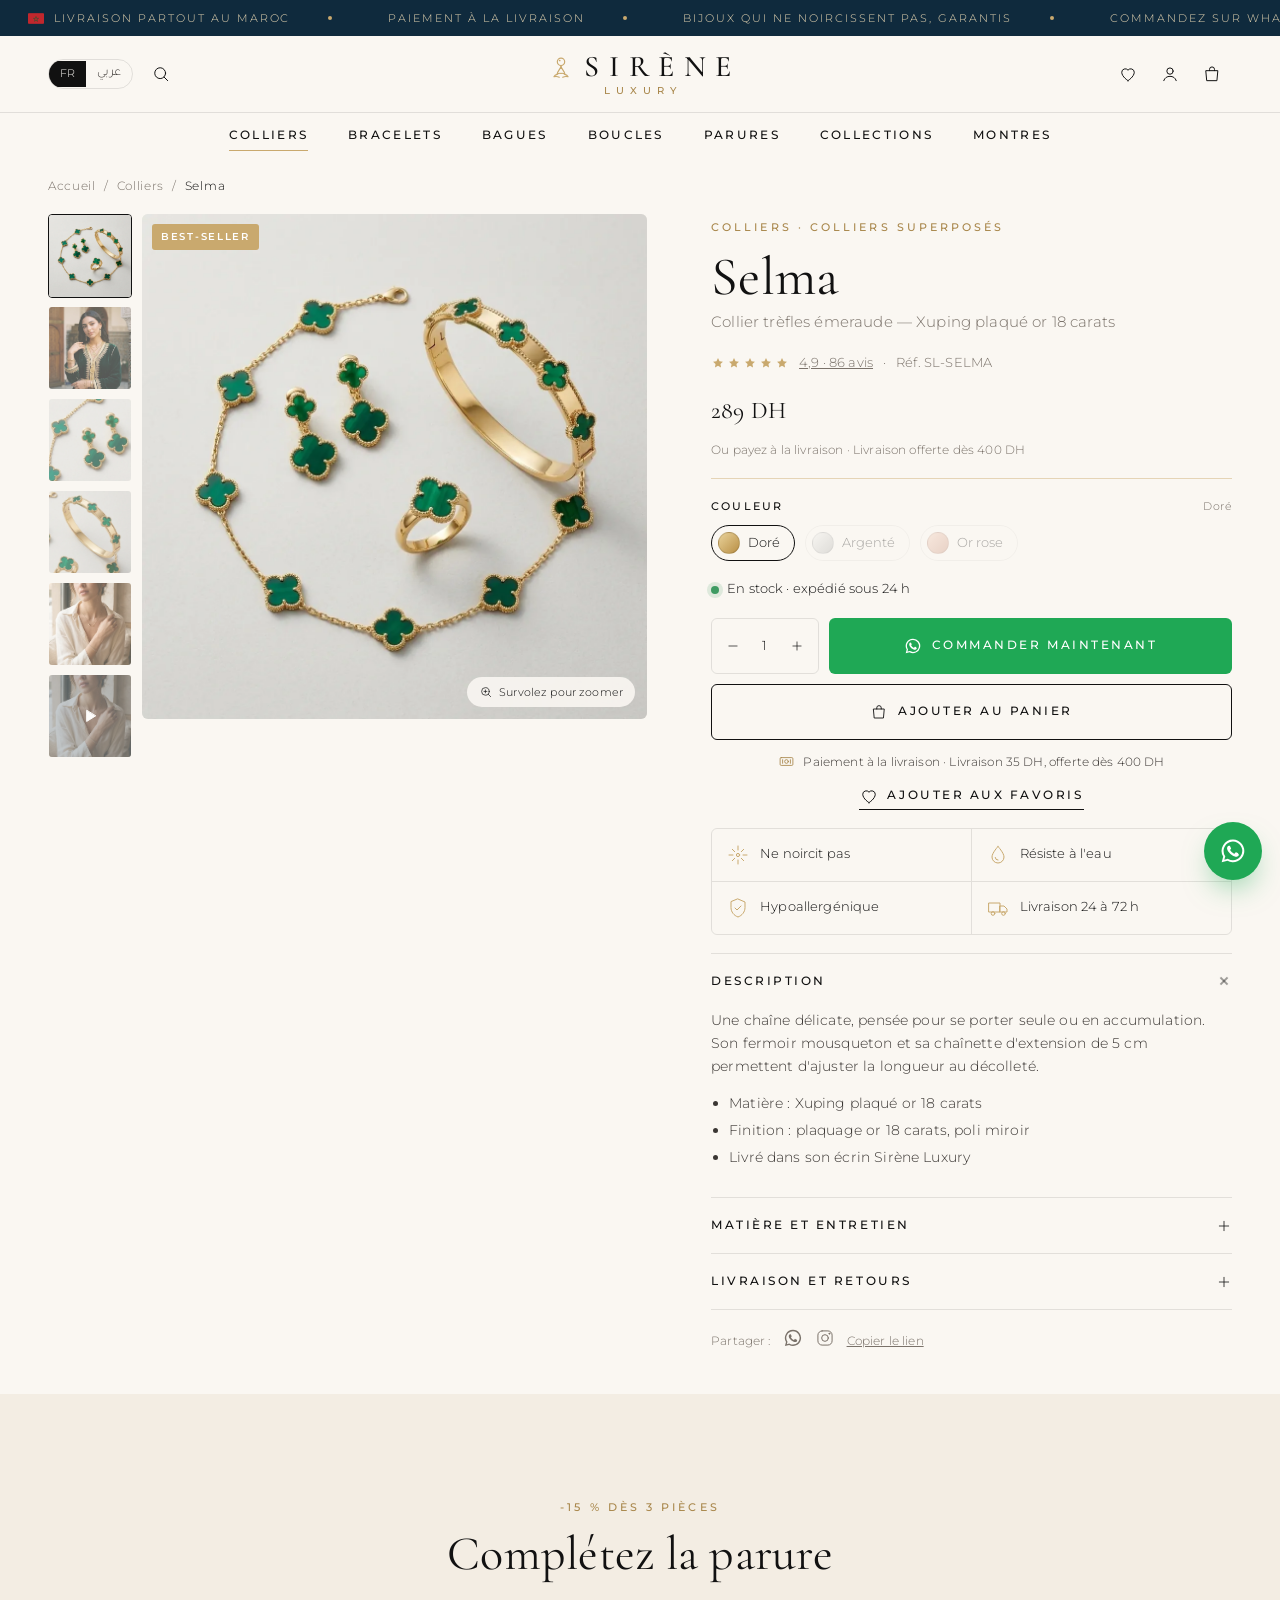
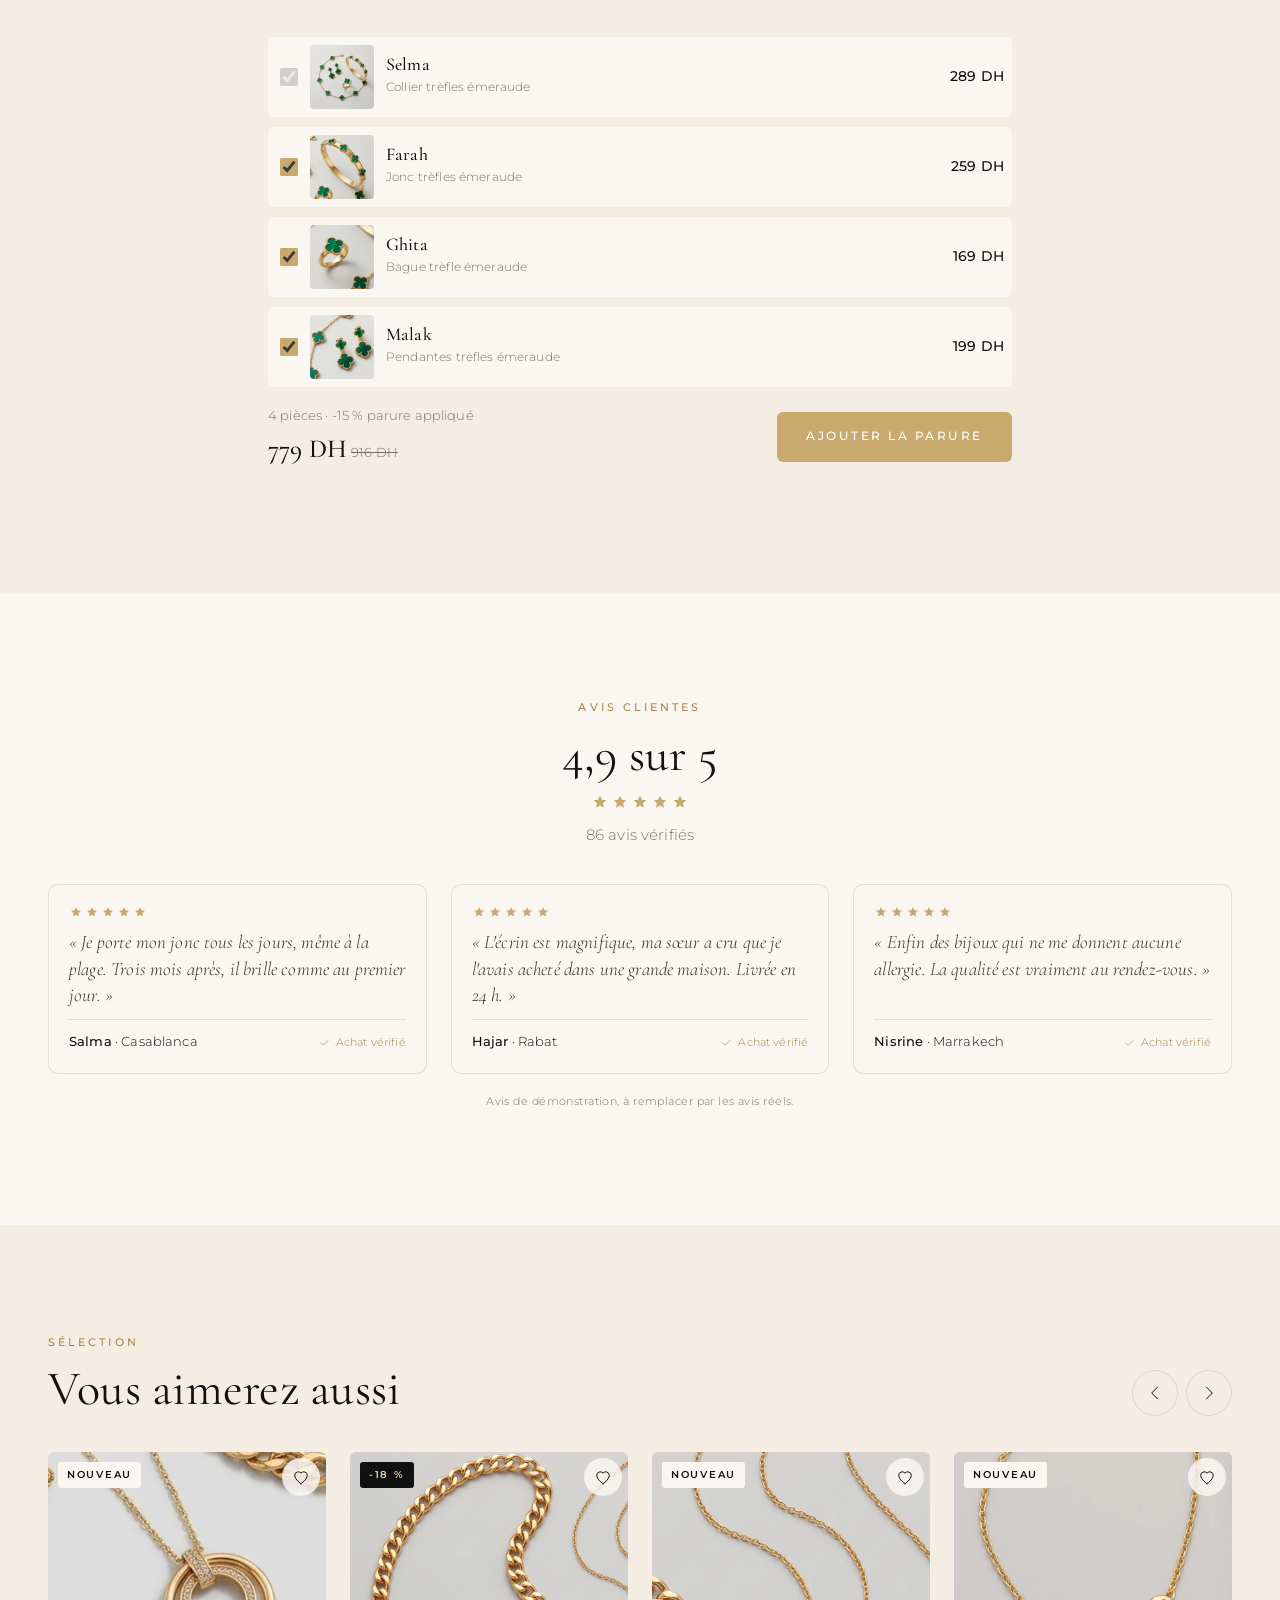
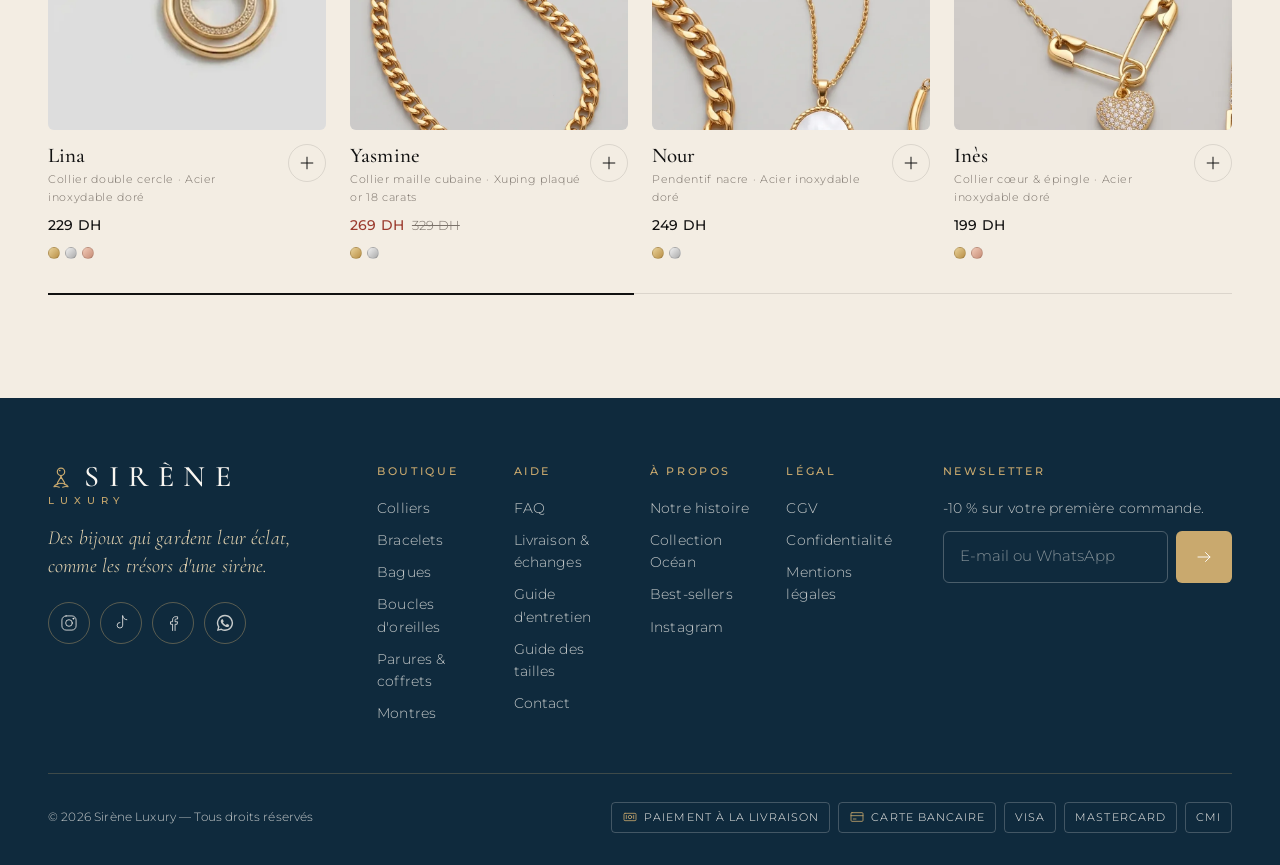
<file: produit.html>
<!doctype html>
<html lang="fr" dir="ltr">
<head>
<meta charset="utf-8">
<meta name="viewport" content="width=device-width, initial-scale=1, viewport-fit=cover">
<title>Bijou — Sirène Luxury</title>
<meta name="description" content="Bijou plaqué or qui ne noircit pas, hypoallergénique et résistant à l'eau. Commandez sur WhatsApp ou payez à la livraison.">
<meta name="theme-color" content="#FAF7F2">
<meta property="og:title" content="Sirène Luxury — L'éclat qui ne s'efface jamais">
<meta property="og:description" content="Bijoux en acier inoxydable et Xuping, conçus pour durer. Livraison partout au Maroc.">
<meta property="og:image" content="assets/img/look-caftan.webp">
<link rel="icon" href="assets/img/favicon.svg" type="image/svg+xml">
<link rel="preconnect" href="https://fonts.googleapis.com">
<link rel="preconnect" href="https://fonts.gstatic.com" crossorigin>
<link href="https://fonts.googleapis.com/css2?family=Amiri:wght@400;700&family=Cormorant+Garamond:ital,wght@0,300;0,400;0,500;1,300;1,400&family=Montserrat:wght@300;400;500;600&family=Tajawal:wght@300;400;500&display=swap" rel="stylesheet">
<link rel="stylesheet" href="assets/css/styles.css">
</head>
<body data-page="product">

<main id="main">

<div class="container"><nav class="crumbs" id="crumbs"></nav><div class="pdp" id="pdp"></div></div>
<section class="section section--pearl" id="bundleWrap"><div class="container" style="max-width:880px">
  <div class="s-head"><span class="eyebrow">-15 % dès 3 pièces</span><h2 class="h-section" data-i18n="pdp.complete">Complétez la parure</h2></div>
  <div class="bundle" id="bundle"></div></div></section>
<section class="section"><div class="container" id="avis"></div></section>
<section class="section section--pearl"><div class="container carousel" id="like">
  <div class="s-head s-head--split"><div><span class="eyebrow">Sélection</span><h2 class="h-section" style="margin-top:10px" data-i18n="pdp.like">Vous aimerez aussi</h2></div>
  <div class="carousel__nav"><button class="carousel__btn" data-prev aria-label="Précédent"><svg class="icon" viewBox="0 0 24 24"><path d="M15 5l-7 7 7 7"/></svg></button><button class="carousel__btn" data-next aria-label="Suivant"><svg class="icon" viewBox="0 0 24 24"><path d="M9 5l7 7-7 7"/></svg></button></div></div>
  <div class="carousel__track" id="likeTrack"></div><div class="carousel__bar"><i></i></div></div></section>
<div class="sticky-buy" id="stickyBuy"><div style="grid-column:1/-1;font-size:12.5px;display:flex;justify-content:space-between" id="stickyName"></div>
  <button class="btn btn--ghost" id="stickyCart">Ajouter au panier</button><button class="btn btn--wa" id="stickyAdd"><svg class="icon" viewBox="0 0 24 24" style="fill:currentColor;stroke:none"><path d="M12 2.2A9.7 9.7 0 0 0 3.6 16.8L2.3 21.7l5-1.3A9.7 9.7 0 1 0 12 2.2zm0 17.7a8 8 0 0 1-4.1-1.1l-.3-.2-3 .8.8-2.9-.2-.3A8 8 0 1 1 12 19.9zm4.4-6c-.2-.1-1.4-.7-1.7-.8-.2-.1-.4-.1-.5.1l-.8 1c-.1.2-.3.2-.5.1a6.6 6.6 0 0 1-3.3-2.9c-.2-.4.2-.4.7-1.3.1-.2 0-.3 0-.4l-.8-1.8c-.2-.5-.4-.4-.5-.4h-.5a.9.9 0 0 0-.7.3 2.8 2.8 0 0 0-.9 2.1 4.9 4.9 0 0 0 1 2.6 11.2 11.2 0 0 0 4.3 3.8c1.6.7 2.2.7 3 .6.5-.1 1.4-.6 1.6-1.1.2-.6.2-1 .1-1.1l-.5-.3z"/></svg><span>Commander</span></button></div>
</main>

<script src="assets/js/data.js"></script>
<script src="assets/js/app.js"></script>
<script src="assets/js/product.js"></script>
</body>
</html>
</file>
<file: assets/css/styles.css>
/* =========================================================
   SIRÈNE LUXURY — Design system
   Mobile-first. Sections réutilisables (préfixe .s-*)
   ========================================================= */
:root{
  --ivory:#FAF7F2;
  --ivory-2:#F3EDE3;
  --pearl:#EFE8DC;
  --ink:#111111;
  --ink-2:#3A3633;
  --muted:#7A726A;
  --gold:#C9A96E;
  --gold-d:#A8864A;
  --gold-l:#E6D5B2;
  --ocean:#0F2A3D;
  --ocean-2:#163A52;
  --line:rgba(17,17,17,.10);
  --line-gold:rgba(201,169,110,.45);
  --wa:#1FA855;
  --danger:#9B3B2E;
  --radius:6px;
  --radius-lg:10px;
  --shadow:0 10px 30px -12px rgba(17,17,17,.14);
  --shadow-lg:0 30px 60px -25px rgba(15,42,61,.30);
  --serif:"Cormorant Garamond","Amiri",Georgia,serif;
  --sans:"Montserrat","Tajawal",system-ui,-apple-system,sans-serif;
  --ease:cubic-bezier(.22,.61,.36,1);
  --gutter:16px;
  --maxw:1320px;
  --bar-h:64px;
  --header-h:64px;
  --ann-h:36px;
}
@media(min-width:768px){:root{--gutter:32px;--bar-h:76px;--header-h:76px}}
@media(min-width:1100px){:root{--header-h:123px}}
@media(min-width:1200px){:root{--gutter:48px}}

*,*::before,*::after{box-sizing:border-box}
html{-webkit-text-size-adjust:100%;scroll-behavior:smooth}
body{margin:0;background:var(--ivory);color:var(--ink);font-family:var(--sans);font-weight:300;font-size:15px;line-height:1.65;letter-spacing:.01em;-webkit-font-smoothing:antialiased;overflow-x:hidden}
html[dir="rtl"] body{font-size:16px;letter-spacing:0}
img{max-width:100%;display:block}
a{color:inherit;text-decoration:none}
button{font:inherit;color:inherit;background:none;border:0;cursor:pointer;padding:0}
input,select,textarea{font:inherit;color:inherit}
:focus-visible{outline:1.5px solid var(--gold);outline-offset:3px}
.sr-only{position:absolute;width:1px;height:1px;overflow:hidden;clip:rect(0 0 0 0);white-space:nowrap}
.container{width:100%;max-width:var(--maxw);margin-inline:auto;padding-inline:var(--gutter)}
.icon{width:20px;height:20px;stroke:currentColor;fill:none;stroke-width:1.2;stroke-linecap:round;stroke-linejoin:round;flex:none}

/* ---------- Typo ---------- */
h1,h2,h3,h4{font-family:var(--serif);font-weight:400;line-height:1.1;margin:0;letter-spacing:.005em}
html[dir="rtl"] h1,html[dir="rtl"] h2,html[dir="rtl"] h3,html[dir="rtl"] h4{line-height:1.45}
.eyebrow{display:inline-block;font-family:var(--sans);font-size:11px;font-weight:500;letter-spacing:.28em;text-transform:uppercase;color:var(--gold-d)}
html[dir="rtl"] .eyebrow{letter-spacing:0;font-size:13px}
.h-display{font-size:clamp(40px,8.5vw,88px);font-weight:300}
.h-section{font-size:clamp(30px,5vw,48px);font-weight:400}
.lead{font-size:16px;color:var(--ink-2);max-width:56ch}
.muted{color:var(--muted)}
.gold{color:var(--gold)}
.serif-i{font-family:var(--serif);font-style:italic}

/* Section head + gold rule */
.s-head{display:flex;flex-direction:column;align-items:center;text-align:center;gap:12px;margin-bottom:36px}
.s-head .lead{margin:0}
.rule{display:flex;align-items:center;gap:12px;color:var(--gold);width:140px}
.rule::before,.rule::after{content:"";height:1px;flex:1;background:var(--line-gold)}
.rule svg{width:8px;height:8px}
.s-head--split{flex-direction:row;justify-content:space-between;align-items:flex-end;text-align:start}
@media(max-width:767px){.s-head--split{flex-direction:column;align-items:flex-start}}
.section{padding-block:64px}
@media(min-width:1024px){.section{padding-block:104px}}
.section--tight{padding-block:40px}
.section--pearl{background:var(--ivory-2)}
.section--ocean{background:var(--ocean);color:var(--ivory)}

/* ---------- Buttons ---------- */
.btn{--bg:var(--ink);--fg:var(--ivory);display:inline-flex;align-items:center;justify-content:center;gap:10px;min-height:50px;padding:0 28px;border-radius:var(--radius);background:var(--bg);color:var(--fg);font-size:11.5px;font-weight:500;letter-spacing:.22em;text-transform:uppercase;transition:background .35s var(--ease),color .35s var(--ease),border-color .35s,transform .35s var(--ease),box-shadow .35s;white-space:nowrap;border:1px solid transparent}
html[dir="rtl"] .btn{letter-spacing:0;font-size:14px}
.btn:hover{transform:translateY(-1px);box-shadow:var(--shadow)}
.btn--gold{--bg:var(--gold);--fg:#fff}
.btn--gold:hover{--bg:var(--gold-d)}
.btn--dark:hover{--bg:#2a2724}
.btn--ghost{--bg:transparent;--fg:var(--ink);border-color:var(--ink)}
.btn--ghost:hover{--bg:var(--ink);--fg:var(--ivory)}
.btn--ghost-light{--bg:transparent;--fg:#fff;border-color:rgba(255,255,255,.7)}
.btn--ghost-light:hover{--bg:#fff;--fg:var(--ink)}
.btn--wa{--bg:var(--wa);--fg:#fff}
.btn--wa:hover{--bg:#178f47}
.btn--block{width:100%}
.btn--lg{min-height:56px}
.btn .icon{width:18px;height:18px}
.link-u{position:relative;font-size:11.5px;font-weight:500;letter-spacing:.22em;text-transform:uppercase;padding-bottom:4px;display:inline-flex;gap:8px;align-items:center}
html[dir="rtl"] .link-u{letter-spacing:0;font-size:14px}
.link-u::after{content:"";position:absolute;inset-inline:0;bottom:0;height:1px;background:currentColor;transform-origin:right;transition:transform .5s var(--ease)}
.link-u:hover::after{transform:scaleX(.35)}
.icon-btn{width:40px;height:40px;display:inline-grid;place-items:center;border-radius:50%;transition:background .3s;position:relative}
.icon-btn:hover{background:rgba(17,17,17,.05)}

/* ---------- Announcement ---------- */
.ann{background:var(--ocean);color:var(--gold-l);height:var(--ann-h);overflow:hidden;display:flex;align-items:center;font-size:11px;letter-spacing:.18em;text-transform:uppercase}
html[dir="rtl"] .ann{letter-spacing:0;font-size:13px}
.ann__track{display:flex;gap:0;white-space:nowrap;animation:marquee 38s linear infinite;will-change:transform}
html[dir="rtl"] .ann__track{animation-name:marquee-rtl}
.ann:hover .ann__track{animation-play-state:paused}
.ann__item{display:inline-flex;align-items:center;gap:10px;padding-inline:28px}
.ann__item::after{content:"";width:4px;height:4px;border-radius:50%;background:var(--gold);margin-inline-start:28px}
.ann__flag{width:16px;height:11px;border-radius:1px}
@keyframes marquee{to{transform:translateX(-50%)}}
@keyframes marquee-rtl{to{transform:translateX(50%)}}

/* ---------- Header ---------- */
.header{position:sticky;top:0;z-index:60;background:rgba(250,247,242,.94);backdrop-filter:saturate(1.4) blur(14px);-webkit-backdrop-filter:saturate(1.4) blur(14px);border-bottom:1px solid transparent;transition:border-color .3s,box-shadow .3s}
.header.is-scrolled{border-bottom-color:var(--line);box-shadow:0 6px 20px -16px rgba(0,0,0,.25)}
.header__bar{height:var(--bar-h);display:grid;grid-template-columns:1fr auto 1fr;align-items:center;gap:8px}
.header__left,.header__right{display:flex;align-items:center;gap:2px}
.header__right{justify-content:flex-end}
.header__nav{display:none}
.lang{display:none;align-items:center;font-size:11px;letter-spacing:.14em;border:1px solid var(--line);border-radius:999px;overflow:hidden;margin-inline-end:6px}
.lang button{padding:6px 11px;color:var(--ink-2);line-height:1.2}
.lang button[lang="ar"]{font-family:"Tajawal",sans-serif;font-size:13px;letter-spacing:0}
.lang button.is-active{background:var(--ink);color:var(--ivory)}
.badge-count{position:absolute;top:3px;inset-inline-end:2px;min-width:17px;height:17px;padding:0 4px;border-radius:999px;background:var(--gold);color:#fff;font-size:10px;font-weight:600;display:grid;place-items:center;letter-spacing:0;transform:scale(0);transition:transform .35s var(--ease)}
.badge-count.has{transform:scale(1)}
.hide-sm{display:none!important}
@media(min-width:768px){.hide-sm{display:inline-grid!important}.lang{display:inline-flex}}
@media(min-width:1100px){
  .header__burger{display:none!important}
  .header__nav{display:flex;justify-content:center;align-items:stretch;gap:40px;height:46px;border-top:1px solid var(--line)}
  .header.is-scrolled .header__nav{height:42px}
}
.nav-item{display:flex;align-items:center}
.nav-link{font-size:11.5px;font-weight:500;letter-spacing:.2em;text-transform:uppercase;position:relative;padding-block:8px}
html[dir="rtl"] .nav-link{letter-spacing:0;font-size:14px}
.nav-link::after{content:"";position:absolute;inset-inline:0;bottom:2px;height:1px;background:var(--gold);transform:scaleX(0);transition:transform .4s var(--ease)}
.nav-item:hover .nav-link::after,.nav-link.is-active::after{transform:scaleX(1)}

/* Logo */
.logo{display:flex;flex-direction:column;align-items:center;line-height:1;gap:4px;color:var(--ink)}
.logo__row{display:flex;align-items:center;gap:10px}
.logo__mark{width:22px;height:22px;color:var(--gold)}
.logo__word{font-family:"Cormorant Garamond",serif;font-weight:500;font-size:24px;letter-spacing:.32em;margin-inline-end:-.32em}
.logo__sub{font-family:var(--sans);font-size:8.5px;font-weight:500;letter-spacing:.62em;margin-inline-end:-.62em;color:var(--gold-d)}
@media(min-width:768px){.logo__word{font-size:30px}.logo__sub{font-size:9.5px}.logo__mark{width:26px;height:26px}}
.logo--light{color:var(--ivory)}
.logo--light .logo__sub{color:var(--gold)}

/* Mega menu */
.mega{position:absolute;inset-inline:0;top:100%;background:var(--ivory);border-top:1px solid var(--line);box-shadow:0 30px 50px -30px rgba(0,0,0,.25);opacity:0;visibility:hidden;transform:translateY(-6px);transition:opacity .35s var(--ease),transform .35s var(--ease),visibility .35s}
.nav-item:hover .mega,.nav-item:focus-within .mega{opacity:1;visibility:visible;transform:none}
.mega__inner{display:grid;grid-template-columns:220px 1fr;gap:48px;padding-block:40px}
.mega__links{display:flex;flex-direction:column;gap:12px}
.mega__links h4{font-size:26px;margin-bottom:10px}
.mega__links a{font-size:14px;color:var(--ink-2);transition:color .2s,padding .3s var(--ease)}
.mega__links a:hover{color:var(--gold-d);padding-inline-start:6px}
.mega__links .link-u{margin-top:14px;color:var(--ink)}
.mega__cards{display:grid;grid-template-columns:repeat(4,1fr);gap:18px}
.mega__card{display:flex;flex-direction:column;gap:10px}
.mega__card .ph{aspect-ratio:4/5;border-radius:var(--radius);overflow:hidden;background:var(--pearl)}
.mega__card img{width:100%;height:100%;object-fit:cover;transition:transform 1.2s var(--ease)}
.mega__card:hover img{transform:scale(1.06)}
.mega__card span{font-family:var(--serif);font-size:19px}

/* Mobile drawer */
.drawer{position:fixed;inset:0;z-index:90;visibility:hidden}
.drawer.is-open{visibility:visible}
.drawer__scrim{position:absolute;inset:0;background:rgba(15,20,25,.45);opacity:0;transition:opacity .4s}
.drawer.is-open .drawer__scrim{opacity:1}
.drawer__panel{position:absolute;top:0;bottom:0;inset-inline-start:0;width:min(420px,88vw);background:var(--ivory);display:flex;flex-direction:column;transform:translateX(-100%);transition:transform .5s var(--ease)}
html[dir="rtl"] .drawer__panel{transform:translateX(100%)}
.drawer--right .drawer__panel{inset-inline-start:auto;inset-inline-end:0;transform:translateX(100%)}
html[dir="rtl"] .drawer--right .drawer__panel{transform:translateX(-100%)}
.drawer.is-open .drawer__panel{transform:none}
.drawer__head{display:flex;align-items:center;justify-content:space-between;padding:16px 20px;border-bottom:1px solid var(--line)}
.drawer__title{font-family:var(--serif);font-size:24px}
.drawer__body{flex:1;overflow:auto;padding:12px 20px 24px}
.mnav details{border-bottom:1px solid var(--line)}
.mnav summary{list-style:none;display:flex;justify-content:space-between;align-items:center;padding:16px 0;font-family:var(--serif);font-size:23px;cursor:pointer}
.mnav summary::-webkit-details-marker{display:none}
.mnav summary .icon{transition:transform .3s}
.mnav details[open] summary .icon{transform:rotate(45deg)}
.mnav__sub{display:grid;gap:10px;padding:0 0 18px}
.mnav__sub a{font-size:14px;color:var(--ink-2)}
.mnav__imgs{display:flex;gap:10px;overflow-x:auto;padding:4px 0 18px;scrollbar-width:none}
.mnav__imgs a{flex:0 0 120px}
.mnav__imgs img{aspect-ratio:4/5;object-fit:cover;border-radius:var(--radius);margin-bottom:6px}
.mnav__imgs span{font-size:12px}
.mnav__plain{display:block;padding:16px 0;font-family:var(--serif);font-size:23px;border-bottom:1px solid var(--line)}
.mnav__foot{display:grid;gap:14px;padding-top:22px;font-size:13px}
.mnav__foot a{display:flex;align-items:center;gap:10px}

/* Search overlay */
.search{position:fixed;inset:0;z-index:95;background:rgba(250,247,242,.98);display:flex;flex-direction:column;opacity:0;visibility:hidden;transition:opacity .35s,visibility .35s}
.search.is-open{opacity:1;visibility:visible}
.search__top{display:flex;align-items:center;gap:12px;padding:24px var(--gutter);max-width:900px;width:100%;margin:0 auto}
.search__input{flex:1;border:0;border-bottom:1px solid var(--ink);background:transparent;font-family:var(--serif);font-size:clamp(26px,5vw,42px);padding:8px 0;outline:none}
.search__res{max-width:900px;width:100%;margin:0 auto;padding:12px var(--gutter) 40px;overflow:auto}
.search__tags{display:flex;flex-wrap:wrap;gap:8px;margin:8px 0 24px}
.chip{border:1px solid var(--line);border-radius:999px;padding:7px 14px;font-size:12px;transition:border-color .2s,background .2s}
.chip:hover,.chip.is-active{border-color:var(--ink);background:var(--ink);color:var(--ivory)}
.search__list{display:grid;gap:4px}
.search__row{display:flex;align-items:center;gap:14px;padding:10px 0;border-bottom:1px solid var(--line)}
.search__row img{width:58px;height:58px;object-fit:cover;border-radius:var(--radius);background:var(--pearl)}
.search__row b{font-family:var(--serif);font-weight:500;font-size:19px;display:block}

/* ---------- Hero ---------- */
/* Hero « Arche marocaine » */
.hero{position:relative;background:var(--ivory-2);overflow:hidden;isolation:isolate}
.hero__pattern{position:absolute;z-index:-1;inset-inline-end:-140px;top:-140px;width:560px;opacity:.12;color:var(--gold-d);pointer-events:none}
.hero__in{display:grid;gap:30px;align-items:center;padding:28px var(--gutter) 52px;max-width:var(--maxw);margin:0 auto}
.hero__arch{position:relative;justify-self:center;width:min(100% - 20px,440px);aspect-ratio:3/4.1}
.hero__arch::before{content:"";position:absolute;inset:-12px;border:1px solid var(--gold);border-radius:999px 999px 14px 14px;opacity:.6}
.hero__frame{position:absolute;inset:0;border-radius:999px 999px 8px 8px;overflow:hidden;background:var(--pearl);box-shadow:var(--shadow-lg)}
.hero__slide{position:absolute;inset:0;opacity:0;transition:opacity 1.4s var(--ease)}
.hero__slide.is-active{opacity:1;z-index:1}
.hero__slide img{width:100%;height:100%;object-fit:cover;object-position:50% 20%;transform:scale(1.06);transition:transform 7s linear}
.hero__slide.is-active img{transform:scale(1)}
.hero__badge{position:absolute;z-index:3;bottom:26px;inset-inline-start:-10px;background:var(--ocean);color:var(--ivory);border-radius:50%;width:104px;height:104px;display:grid;place-items:center;text-align:center;font-family:var(--serif);font-size:14px;line-height:1.15;box-shadow:var(--shadow-lg)}
.hero__badge b{display:block;font-size:28px;color:var(--gold);font-weight:400}
.hero__label{position:absolute;z-index:3;bottom:-36px;left:0;right:0;text-align:center;font-family:var(--serif);font-style:italic;font-size:15px;color:var(--muted)}
.hero__title{font-size:clamp(42px,6.5vw,96px);font-weight:300;line-height:1.02;margin:14px 0 16px}
html[dir="rtl"] .hero__title{line-height:1.3}
.hero__title em{color:var(--gold-d)}
.hero__sub{color:var(--ink-2);margin:0 0 26px;max-width:40ch;font-size:15.5px}
.hero__ctas{display:flex;gap:10px;flex-wrap:wrap}
.hero__ctas .btn{flex:1 1 230px;max-width:300px}
.hero__stats{display:flex;gap:26px;margin-top:32px;padding-top:22px;border-top:1px solid var(--line-gold);flex-wrap:wrap}
.hero__stats b{font-family:var(--serif);font-size:28px;font-weight:400;display:block;line-height:1.1}
.hero__stats small{font-size:12px;color:var(--muted)}
.hero__nav{display:flex;align-items:center;gap:16px;margin-top:22px}
.hero__dots{display:flex;gap:8px;align-items:center}
.hero__dot{width:30px;height:12px;position:relative}
.hero__dot::before{content:"";position:absolute;left:0;right:0;top:5px;height:2px;background:rgba(17,17,17,.12)}
.hero__dot i{position:absolute;left:0;right:0;top:5px;height:2px;background:var(--gold);transform:scaleX(0);transform-origin:left}
html[dir="rtl"] .hero__dot i{transform-origin:right}
.hero__dot.is-active i{animation:dot 6s linear forwards}
@keyframes dot{to{transform:scaleX(1)}}
.hero__count{font-family:var(--serif);font-size:16px;color:var(--muted)}
.hero__count b{color:var(--ink);font-weight:500}
@media(max-width:1023px){.hero__text{text-align:center}.hero__sub{margin-inline:auto}.hero__ctas,.hero__stats,.hero__nav{justify-content:center}.hero__ctas .btn{max-width:none}.hero__in{padding-top:36px}.hero__arch{margin-bottom:30px}}
@media(min-width:1024px){
  .hero__in{grid-template-columns:1fr 1fr;padding:56px var(--gutter) 84px;gap:72px;min-height:calc(100svh - var(--header-h) - var(--ann-h));max-height:900px}
  .hero__arch{order:2;width:min(100%,480px)}
  .hero__badge{inset-inline-start:-34px;width:116px;height:116px}
  .hero__ctas .btn{flex:0 1 auto}
}

/* ---------- Reassurance ---------- */
.reassure{border-bottom:1px solid var(--line);background:var(--ivory)}
.reassure__grid{display:grid;grid-template-columns:repeat(2,1fr)}
.reassure__item{display:flex;flex-direction:column;align-items:center;text-align:center;gap:10px;padding:26px 10px}
.reassure__item:nth-child(odd){border-inline-end:1px solid var(--line)}
.reassure__item:nth-child(-n+2){border-bottom:1px solid var(--line)}
.reassure__item .icon{width:30px;height:30px;color:var(--gold);stroke-width:1}
.reassure__item b{font-family:var(--serif);font-weight:500;font-size:18px;line-height:1.2}
.reassure__item small{font-size:12px;color:var(--muted)}
@media(min-width:900px){
  .reassure__grid{grid-template-columns:repeat(4,1fr)}
  .reassure__item{padding:34px 16px}
  .reassure__item:nth-child(-n+2){border-bottom:0}
  .reassure__item:not(:last-child){border-inline-end:1px solid var(--line)}
}

/* ---------- Categories ---------- */
.cats{display:grid;grid-template-columns:repeat(2,1fr);gap:10px}
.cat{position:relative;display:block;border-radius:var(--radius-lg);overflow:hidden;aspect-ratio:3/4;background:var(--pearl);isolation:isolate}
.cat img{width:100%;height:100%;object-fit:cover;transition:transform 1.4s var(--ease)}
.cat:hover img{transform:scale(1.06)}
.cat::after{content:"";position:absolute;inset:0;background:linear-gradient(180deg,transparent 45%,rgba(17,12,8,.6))}
.cat__label{position:absolute;z-index:1;inset-inline:0;bottom:0;padding:18px;color:#fff;display:flex;justify-content:space-between;align-items:flex-end}
.cat__label h3{font-size:clamp(24px,3vw,34px)}
.cat__label small{display:block;font-size:10.5px;letter-spacing:.22em;text-transform:uppercase;opacity:.85;margin-top:4px}
.cat__arrow{width:38px;height:38px;border-radius:50%;border:1px solid rgba(255,255,255,.6);display:grid;place-items:center;transition:background .3s,color .3s}
.cat:hover .cat__arrow{background:#fff;color:var(--ink)}
.cats .cat:first-child{grid-column:span 2;aspect-ratio:16/11}
@media(min-width:900px){
  .cats{grid-template-columns:1.25fr 1fr 1fr;grid-template-rows:repeat(2,1fr);gap:16px;height:min(78vw,780px)}
  .cats .cat{aspect-ratio:auto}
  .cats .cat:first-child{grid-column:auto;grid-row:span 2;aspect-ratio:auto}
}
@media(min-width:1200px){.cats{height:720px}}

/* ---------- Product card ---------- */
.pgrid{display:grid;grid-template-columns:repeat(2,1fr);gap:28px 12px}
@media(min-width:768px){.pgrid{grid-template-columns:repeat(3,1fr);gap:40px 20px}}
@media(min-width:1100px){.pgrid{grid-template-columns:repeat(4,1fr);gap:48px 24px}}
.pcard{position:relative;display:flex;flex-direction:column}
.pcard__media{position:relative;aspect-ratio:1/1;border-radius:var(--radius);overflow:hidden;background:#EDE9E3;display:block}
.pcard__media img{position:absolute;inset:0;width:100%;height:100%;object-fit:cover;transition:opacity .7s var(--ease),transform 1.2s var(--ease)}
.pcard__media .img-2{opacity:0}
@media(hover:hover){
  .pcard:hover .pcard__media .img-1{opacity:0}
  .pcard:hover .pcard__media .img-2{opacity:1;transform:scale(1.04)}
}
.pbadge{position:absolute;top:10px;inset-inline-start:10px;z-index:2;background:var(--ivory);color:var(--ink);font-size:9.5px;font-weight:600;letter-spacing:.18em;text-transform:uppercase;padding:5px 9px;border-radius:3px}
html[dir="rtl"] .pbadge{letter-spacing:0;font-size:11px}
.pbadge--promo{background:var(--ink);color:var(--gold-l)}
.pbadge--best{background:var(--gold);color:#fff}
.pbadge--out{background:#fff;color:var(--muted)}
.pcard__fav{position:absolute;top:6px;inset-inline-end:6px;z-index:2;width:38px;height:38px;border-radius:50%;display:grid;place-items:center;background:rgba(250,247,242,.85);transition:transform .3s var(--ease),color .3s}
.pcard__fav:hover{transform:scale(1.08)}
.pcard__fav.is-on{color:var(--gold-d)}
.pcard__fav.is-on .icon{fill:currentColor}
.pcard__add{position:absolute;inset-inline:10px;bottom:10px;z-index:2;min-height:44px;border-radius:var(--radius);background:rgba(17,17,17,.92);color:var(--ivory);font-size:10.5px;font-weight:500;letter-spacing:.2em;text-transform:uppercase;display:flex;align-items:center;justify-content:center;gap:8px;transform:translateY(12px);opacity:0;transition:transform .45s var(--ease),opacity .45s var(--ease),background .3s}
html[dir="rtl"] .pcard__add{letter-spacing:0;font-size:13px}
.pcard__add:hover{background:var(--gold)}
@media(hover:hover){.pcard:hover .pcard__add{transform:none;opacity:1}}
.pcard__add-m{display:inline-grid}
@media(hover:hover){.pcard__add-m{display:none}}
.pcard__body{padding-top:14px;display:flex;flex-direction:column;gap:2px}
.pcard__row{display:flex;justify-content:space-between;align-items:flex-start;gap:8px}
.pcard__name{font-family:var(--serif);font-size:21px;font-weight:500;line-height:1.15}
.pcard__mat{font-size:11px;letter-spacing:.06em;color:var(--muted)}
.pcard__price{margin-top:6px;display:flex;gap:8px;align-items:baseline;font-size:14px;font-weight:500}
.price-old{color:var(--muted);text-decoration:line-through;font-weight:300;font-size:13px}
.price-now--promo{color:var(--danger)}
.pcard__swatches{display:flex;gap:5px;margin-top:8px}
.sw{width:12px;height:12px;border-radius:50%;border:1px solid rgba(0,0,0,.12)}
.sw--gold{background:linear-gradient(135deg,#E9D29A,#B98F45)}
.sw--silver{background:linear-gradient(135deg,#F1F1F1,#A9A9A9)}
.sw--rose{background:linear-gradient(135deg,#F2CBB8,#C68C76)}
.pcard__mbtn{width:38px;height:38px;border-radius:50%;border:1px solid var(--line);display:grid;place-items:center;flex:none;transition:background .3s,color .3s,border-color .3s}
.pcard__mbtn:hover{background:var(--ink);color:#fff;border-color:var(--ink)}
.pcard.is-out .pcard__media img{filter:grayscale(.35);opacity:.75}
.pcard.is-out .pcard__add,.pcard.is-out .pcard__mbtn{pointer-events:none;opacity:.35}

/* Carousel */
.carousel{position:relative}
.carousel__track{display:grid;grid-auto-flow:column;grid-auto-columns:calc((100% - 12px)/1.6);gap:12px;overflow-x:auto;scroll-snap-type:x mandatory;scrollbar-width:none;padding-bottom:6px;scroll-padding-inline:var(--gutter)}
.carousel__track::-webkit-scrollbar{display:none}
.carousel__track>*{scroll-snap-align:start}
@media(min-width:768px){.carousel__track{grid-auto-columns:calc((100% - 40px)/3);gap:20px}}
@media(min-width:1100px){.carousel__track{grid-auto-columns:calc((100% - 72px)/4);gap:24px}}
.carousel__nav{display:flex;gap:8px}
.carousel__btn{width:46px;height:46px;border-radius:50%;border:1px solid var(--line);display:grid;place-items:center;transition:background .3s,color .3s,border-color .3s}
.carousel__btn:hover{background:var(--ink);color:#fff;border-color:var(--ink)}
html[dir="rtl"] .carousel__btn .icon{transform:scaleX(-1)}
.carousel__bar{height:1px;background:var(--line);margin-top:28px;position:relative}
.carousel__bar i{position:absolute;inset-block:-.5px;inset-inline-start:0;background:var(--ink);height:2px;width:30%;transition:transform .2s}

/* ---------- Editorial Ocean ---------- */
.ocean{position:relative;background:var(--ocean);color:var(--ivory);overflow:hidden}
.ocean__grid{display:grid;align-items:center}
.ocean__media{position:relative;padding:var(--gutter) var(--gutter) 28px}
.ocean__media img{width:100%;aspect-ratio:4/5;object-fit:cover;border-radius:var(--radius-lg);position:relative;z-index:1}
.ocean__media::after{content:"";position:absolute;z-index:0;top:calc(var(--gutter) + 14px);left:calc(var(--gutter) + 14px);right:calc(var(--gutter) - 14px);bottom:14px;border:1px solid var(--line-gold);border-radius:var(--radius-lg)}
.ocean__text{position:relative;padding:8px var(--gutter) 72px;display:flex;flex-direction:column;gap:18px;align-items:flex-start}
.ocean__text .eyebrow{color:var(--gold)}
.ocean__text h2{font-size:clamp(40px,7vw,76px);font-weight:300}
.ocean__text p{color:rgba(250,247,242,.78);max-width:42ch;margin:0;font-size:15px}
.ocean__poem{font-family:var(--serif);font-style:italic;font-size:22px;color:var(--gold-l)!important;line-height:1.45}
.ocean__waves{position:absolute;inset:0;pointer-events:none;opacity:.12}
.ocean__pearls{display:flex;gap:14px;margin-top:6px}
.ocean__pearls a{width:72px;aspect-ratio:1;border-radius:50%;overflow:hidden;border:1px solid var(--line-gold)}
.ocean__pearls img{width:100%;height:100%;object-fit:cover}
@media(min-width:900px){
  .ocean__grid{grid-template-columns:1.05fr 1fr;min-height:720px}
  .ocean__media{padding:72px 0 72px clamp(40px,6vw,96px)}
  html[dir="rtl"] .ocean__media{padding:72px clamp(40px,6vw,96px) 72px 0}
  .ocean__media img{aspect-ratio:auto;height:600px}
  .ocean__media::after{top:96px;bottom:48px;left:calc(clamp(40px,6vw,96px) + 24px);right:-24px}
  html[dir="rtl"] .ocean__media::after{left:-24px;right:calc(clamp(40px,6vw,96px) + 24px)}
  .ocean__text{padding:80px clamp(40px,6vw,96px)}
}

/* ---------- Why ---------- */
.why{display:grid;gap:40px;align-items:center}
.why__media{position:relative;border-radius:var(--radius-lg);overflow:hidden;aspect-ratio:1/1;background:var(--pearl)}
.why__media img{width:100%;height:100%;object-fit:cover}
.why__tag{position:absolute;bottom:16px;inset-inline-start:16px;background:rgba(250,247,242,.94);border-radius:var(--radius);padding:12px 16px;font-size:12px;display:flex;gap:10px;align-items:center;box-shadow:var(--shadow)}
.why__tag b{font-family:var(--serif);font-size:24px;font-weight:500;color:var(--gold-d)}
.why__list{display:grid;gap:0;margin-top:28px;border-top:1px solid var(--line)}
.why__row{display:grid;grid-template-columns:44px 1fr;gap:16px;padding:18px 0;border-bottom:1px solid var(--line)}
.why__row .icon{width:28px;height:28px;color:var(--gold);stroke-width:1}
.why__row h4{font-size:21px;margin-bottom:2px}
.why__row p{margin:0;font-size:13.5px;color:var(--muted)}
.compare{display:grid;grid-template-columns:repeat(2,1fr);gap:12px;margin-top:28px}
.compare div{border:1px solid var(--line-gold);border-radius:var(--radius);padding:16px}
.compare b{font-family:var(--serif);font-size:20px;font-weight:500;display:block}
.compare small{font-size:12.5px;color:var(--muted);display:block;margin-top:4px}
@media(min-width:900px){.why{grid-template-columns:1fr 1fr;gap:80px}.why__media{aspect-ratio:4/5}}

/* ---------- Shop the look ---------- */
.look{display:grid;gap:28px;align-items:center}
.look__media{position:relative;border-radius:var(--radius-lg);overflow:hidden;aspect-ratio:3/4;background:var(--pearl)}
.look__media img{width:100%;height:100%;object-fit:cover}
.hotspot{position:absolute;z-index:2;width:30px;height:30px;margin:-15px 0 0 -15px;border-radius:50%;background:rgba(250,247,242,.92);display:grid;place-items:center;box-shadow:0 4px 14px rgba(0,0,0,.25);transition:transform .3s var(--ease)}
.hotspot::before{content:"";position:absolute;inset:-7px;border-radius:50%;border:1px solid rgba(250,247,242,.85);animation:pulse 2.4s var(--ease) infinite}
.hotspot::after{content:"";width:8px;height:8px;border-radius:50%;background:var(--gold-d)}
.hotspot:hover,.hotspot.is-active{transform:scale(1.15)}
.hotspot.is-active::after{background:var(--ink)}
@keyframes pulse{0%{transform:scale(.7);opacity:1}100%{transform:scale(1.5);opacity:0}}
.look__pop{position:absolute;z-index:3;width:230px;background:var(--ivory);border-radius:var(--radius);padding:10px;display:flex;gap:10px;box-shadow:var(--shadow-lg);opacity:0;visibility:hidden;transform:translateY(6px);transition:all .35s var(--ease)}
.look__pop.is-open{opacity:1;visibility:visible;transform:none}
.look__pop img{width:64px;height:64px;object-fit:cover;border-radius:4px}
.look__pop b{font-family:var(--serif);font-size:18px;font-weight:500;display:block;line-height:1.2}
.look__pop small{font-size:12px;color:var(--muted)}
.look__pop .link-u{font-size:10px;margin-top:6px}
.look__list{display:grid;gap:0;border-top:1px solid var(--line)}
.look__item{display:grid;grid-template-columns:28px 72px 1fr auto;gap:14px;align-items:center;padding:14px 0;border-bottom:1px solid var(--line);transition:background .3s}
.look__item.is-active{background:linear-gradient(90deg,rgba(201,169,110,.12),transparent)}
.look__num{font-family:var(--serif);font-size:18px;color:var(--gold-d)}
.look__item img{width:72px;height:72px;object-fit:cover;border-radius:var(--radius)}
.look__item b{font-family:var(--serif);font-weight:500;font-size:20px;display:block;line-height:1.15}
.look__item small{font-size:12px;color:var(--muted)}
.look__total{display:flex;justify-content:space-between;align-items:center;padding:20px 0 0;gap:12px;flex-wrap:wrap}
@media(min-width:900px){.look{grid-template-columns:1fr 1fr;gap:80px}}

/* ---------- Gift / parures ---------- */
.gift{display:grid;gap:16px}
.gift__main{position:relative;border-radius:var(--radius-lg);overflow:hidden;min-height:460px;color:#fff;display:flex;align-items:flex-end;isolation:isolate}
.gift__main img{position:absolute;inset:0;width:100%;height:100%;object-fit:cover;z-index:-2;transition:transform 1.6s var(--ease)}
.gift__main:hover img{transform:scale(1.04)}
.gift__main::after{content:"";position:absolute;inset:0;z-index:-1;background:linear-gradient(180deg,rgba(15,12,9,0) 20%,rgba(15,12,9,.55) 50%,rgba(15,12,9,.88))}
.gift__txt{padding:28px;display:grid;gap:12px;max-width:520px}
.gift__txt h3{font-size:clamp(32px,4.5vw,52px);font-weight:300}
.gift__off{display:inline-flex;align-items:center;gap:10px;font-size:12px;letter-spacing:.18em;text-transform:uppercase;color:var(--gold-l)}
.gift__off b{font-family:var(--serif);font-size:46px;letter-spacing:0;color:#fff;font-weight:400;line-height:1}
.gift__side{display:grid;gap:16px}
.gift__card{background:var(--ivory);border:1px solid var(--line);border-radius:var(--radius-lg);display:grid;grid-template-columns:120px 1fr;gap:16px;padding:14px;align-items:center}
.gift__card img{width:120px;height:120px;object-fit:cover;border-radius:var(--radius)}
.gift__card h4{font-size:22px}
.gift__card p{margin:4px 0 8px;font-size:13px;color:var(--muted)}
.gift__wrap{background:var(--ocean);color:var(--ivory);border-radius:var(--radius-lg);padding:24px;display:flex;gap:16px;align-items:center}
.gift__wrap .icon{width:40px;height:40px;color:var(--gold);stroke-width:.9}
.gift__wrap h4{font-size:22px}
.gift__wrap p{margin:4px 0 0;font-size:13px;color:rgba(250,247,242,.75)}
@media(min-width:900px){.gift{grid-template-columns:1.25fr 1fr;gap:20px}.gift__main{min-height:620px}.gift__txt{padding:44px}}

/* ---------- Reviews ---------- */
.rating-big{display:flex;align-items:center;gap:18px;justify-content:center;flex-wrap:wrap}
.rating-big b{font-family:var(--serif);font-size:56px;font-weight:400;line-height:1}
.stars{display:inline-flex;gap:2px;color:var(--gold)}
.stars .icon{width:14px;height:14px;fill:currentColor;stroke:none}
.stars--lg .icon{width:18px;height:18px}
.reviews .carousel__track{grid-auto-columns:86%}
@media(min-width:768px){.reviews .carousel__track{grid-auto-columns:calc((100% - 40px)/2.4)}}
@media(min-width:1100px){.reviews .carousel__track{grid-auto-columns:calc((100% - 72px)/3.3)}}
.review{background:var(--ivory);border:1px solid var(--line);border-radius:var(--radius-lg);overflow:hidden;display:flex;flex-direction:column}
.review__img{aspect-ratio:4/3;overflow:hidden}
.review__img img{width:100%;height:100%;object-fit:cover}
.review__body{padding:20px;display:flex;flex-direction:column;gap:10px;flex:1}
.review__body p{margin:0;font-family:var(--serif);font-size:19px;line-height:1.4;font-style:italic;color:var(--ink-2)}
.review__who{display:flex;justify-content:space-between;align-items:center;margin-top:auto;padding-top:12px;border-top:1px solid var(--line);font-size:12.5px}
.review__who b{font-weight:500}
.verified{display:inline-flex;align-items:center;gap:5px;font-size:11px;color:var(--gold-d)}
.verified .icon{width:13px;height:13px}
.demo-note{font-size:11px;color:var(--muted);text-align:center;margin-top:18px;letter-spacing:.04em}

/* ---------- Instagram ---------- */
.insta{display:grid;grid-template-columns:repeat(3,1fr);gap:4px}
@media(min-width:900px){.insta{grid-template-columns:repeat(6,1fr);gap:8px}}
.insta a{position:relative;aspect-ratio:1;overflow:hidden;background:var(--pearl);border-radius:3px}
.insta img{width:100%;height:100%;object-fit:cover;transition:transform 1s var(--ease)}
.insta a::after{content:"";position:absolute;inset:0;background:rgba(15,42,61,.0);transition:background .4s}
.insta a:hover::after{background:rgba(15,42,61,.35)}
.insta a:hover img{transform:scale(1.06)}
.insta a .icon{position:absolute;z-index:1;top:50%;left:50%;width:28px;height:28px;margin:-14px;color:#fff;opacity:0;transition:opacity .4s}
.insta a:hover .icon{opacity:1}

/* ---------- Newsletter ---------- */
.news{position:relative;overflow:hidden;background:var(--ivory-2);text-align:center}
.news__inner{max-width:640px;margin:0 auto;display:flex;flex-direction:column;align-items:center;gap:16px}
.news__inner h2 em{color:var(--gold-d)}
.form-inline{display:flex;flex-direction:column;gap:10px;width:100%;margin-top:10px}
.toggle{display:inline-flex;border:1px solid var(--line);border-radius:999px;padding:3px;gap:2px;font-size:11px;letter-spacing:.14em;text-transform:uppercase}
html[dir="rtl"] .toggle{letter-spacing:0;font-size:13px}
.toggle button{padding:7px 16px;border-radius:999px;color:var(--muted)}
.toggle button.is-active{background:var(--ink);color:var(--ivory)}
.field{width:100%;min-height:52px;border:1px solid rgba(17,17,17,.18);background:#fff;border-radius:var(--radius);padding:0 16px;font-size:15px;outline:none;transition:border-color .25s,box-shadow .25s}
.field:focus{border-color:var(--gold);box-shadow:0 0 0 3px rgba(201,169,110,.18)}
textarea.field{padding:14px 16px;min-height:96px;resize:vertical}
select.field{appearance:none;background-image:url("data:image/svg+xml,%3Csvg xmlns='http://www.w3.org/2000/svg' width='12' height='8' fill='none' stroke='%23111' stroke-width='1.2'%3E%3Cpath d='M1 1l5 5 5-5'/%3E%3C/svg%3E");background-repeat:no-repeat;background-position:right 16px center;padding-inline-end:40px}
html[dir="rtl"] select.field{background-position:left 16px center}
.fine{font-size:11.5px;color:var(--muted)}
@media(min-width:640px){.form-inline{flex-direction:row}.form-inline .btn{flex:none}}

/* ---------- Footer ---------- */
.footer{background:var(--ocean);color:rgba(250,247,242,.78);padding-top:64px;font-size:13.5px}
.footer a:hover{color:var(--gold)}
.footer__top{display:grid;gap:40px;padding-bottom:48px;border-bottom:1px solid rgba(201,169,110,.25)}
.footer__brand p{max-width:34ch;margin:18px 0 22px;font-family:var(--serif);font-size:20px;font-style:italic;color:var(--gold-l);line-height:1.4}
.footer__brand .logo{align-items:flex-start}
.socials{display:flex;gap:10px}
.socials a{width:42px;height:42px;border:1px solid rgba(201,169,110,.4);border-radius:50%;display:grid;place-items:center;transition:background .3s,color .3s}
.socials a:hover{background:var(--gold);color:var(--ocean)!important}
.footer__cols{display:grid;grid-template-columns:repeat(2,1fr);gap:32px 20px}
.footer h5{font-family:var(--sans);font-size:11px;font-weight:500;letter-spacing:.24em;text-transform:uppercase;color:var(--gold);margin:0 0 16px}
html[dir="rtl"] .footer h5{letter-spacing:0;font-size:13px}
.footer ul{list-style:none;margin:0;padding:0;display:grid;gap:10px}
.footer__news .field{background:transparent;border-color:rgba(250,247,242,.25);color:var(--ivory)}
.footer__news .field::placeholder{color:rgba(250,247,242,.5)}
.footer__news form{display:flex;gap:8px;margin-top:12px}
.footer__news .btn{padding:0 18px}
.footer__bottom{display:flex;flex-direction:column;gap:18px;align-items:center;padding:28px 0 100px;font-size:12px;text-align:center}
.pay{display:flex;gap:8px;flex-wrap:wrap;justify-content:center}
.pay span{display:inline-flex;align-items:center;gap:6px;border:1px solid rgba(250,247,242,.22);border-radius:4px;padding:6px 10px;font-size:10.5px;letter-spacing:.1em;text-transform:uppercase;color:var(--ivory)}
.pay .icon{width:16px;height:16px;color:var(--gold)}
@media(min-width:900px){
  .footer__top{grid-template-columns:1.1fr 2fr 1.1fr}
  .footer__cols{grid-template-columns:repeat(4,1fr)}
  .footer__bottom{flex-direction:row;justify-content:space-between;padding-bottom:32px}
}

/* ---------- Floating ---------- */
.wa-float{position:fixed;z-index:70;bottom:20px;inset-inline-end:18px;width:58px;height:58px;border-radius:50%;background:var(--wa);color:#fff;display:grid;place-items:center;box-shadow:0 14px 30px -10px rgba(31,168,85,.6);transition:transform .35s var(--ease)}
.wa-float:hover{transform:scale(1.07)}
.wa-float .icon{width:28px;height:28px;fill:#fff;stroke:none}
.wa-float__tip{position:absolute;inset-inline-end:68px;white-space:nowrap;background:var(--ink);color:#fff;font-size:12px;padding:8px 12px;border-radius:var(--radius);opacity:0;transform:translateX(6px);transition:all .3s;pointer-events:none}
.wa-float:hover .wa-float__tip{opacity:1;transform:none}
body.has-sticky .wa-float{bottom:92px}

.popup{position:fixed;z-index:100;inset:0;display:grid;place-items:center;padding:var(--gutter);visibility:hidden}
.popup.is-open{visibility:visible}
.popup__scrim{position:absolute;inset:0;background:rgba(15,20,25,.5);opacity:0;transition:opacity .45s}
.popup.is-open .popup__scrim{opacity:1}
.popup__box{position:relative;width:min(760px,100%);background:var(--ivory);border-radius:var(--radius-lg);overflow:hidden;display:grid;opacity:0;transform:translateY(16px) scale(.98);transition:all .55s var(--ease);box-shadow:var(--shadow-lg)}
.popup.is-open .popup__box{opacity:1;transform:none}
.popup__img{display:none}
.popup__img img{width:100%;height:100%;object-fit:cover}
.popup__txt{padding:40px 28px 30px;text-align:center;display:flex;flex-direction:column;gap:12px;align-items:center}
.popup__txt h3{font-size:clamp(38px,6vw,54px);font-weight:300;line-height:1}
.popup__txt h3 em{color:var(--gold-d)}
.popup__close{position:absolute;top:10px;inset-inline-end:10px;z-index:2;background:rgba(250,247,242,.9)}
@media(min-width:700px){.popup__box{grid-template-columns:1fr 1.1fr}.popup__img{display:block}.popup__txt{padding:52px 40px}}

.toast{position:fixed;z-index:120;left:50%;bottom:24px;transform:translate(-50%,20px);background:var(--ink);color:var(--ivory);padding:14px 20px;border-radius:var(--radius);font-size:13px;display:flex;gap:10px;align-items:center;opacity:0;transition:all .4s var(--ease);pointer-events:none;max-width:calc(100% - 32px)}
.toast.is-show{opacity:1;transform:translate(-50%,0)}
.toast .icon{color:var(--gold)}

/* ---------- Cart drawer ---------- */
.cart__ship{padding:16px 20px;background:var(--ivory-2);font-size:13px}
.cart__ship b{font-weight:600}
.progress{height:3px;background:rgba(17,17,17,.08);border-radius:3px;margin-top:10px;overflow:hidden}
.progress i{display:block;height:100%;background:linear-gradient(90deg,var(--gold-l),var(--gold));border-radius:3px;transition:width .6s var(--ease)}
.citem{display:grid;grid-template-columns:84px 1fr;gap:14px;padding:18px 0;border-bottom:1px solid var(--line)}
.citem img{width:84px;height:84px;object-fit:cover;border-radius:var(--radius);background:var(--pearl)}
.citem__top{display:flex;justify-content:space-between;gap:8px}
.citem b{font-family:var(--serif);font-weight:500;font-size:19px;line-height:1.15}
.citem small{font-size:12px;color:var(--muted);display:block}
.citem__bot{display:flex;justify-content:space-between;align-items:center;margin-top:10px}
.qty{display:inline-flex;align-items:center;border:1px solid var(--line);border-radius:999px;height:34px}
.qty button{width:32px;height:32px;display:grid;place-items:center}
.qty span{min-width:22px;text-align:center;font-size:13px}
.qty .icon{width:14px;height:14px}
.citem__rm{font-size:11px;color:var(--muted);text-decoration:underline;text-underline-offset:3px}
.cart__empty{text-align:center;padding:48px 10px;display:flex;flex-direction:column;gap:14px;align-items:center}
.cart__empty .icon{width:44px;height:44px;color:var(--gold);stroke-width:.8}
.cart__up{padding-top:22px}
.cart__up h4{font-size:20px;margin-bottom:10px}
.mini{display:flex;gap:12px;align-items:center;padding:8px 0}
.mini img{width:56px;height:56px;object-fit:cover;border-radius:var(--radius)}
.mini b{font-family:var(--serif);font-weight:500;font-size:17px;display:block}
.mini small{font-size:12px;color:var(--muted)}
.mini button{margin-inline-start:auto}
.cart__foot{border-top:1px solid var(--line);padding:16px 20px 20px;display:grid;gap:10px;background:var(--ivory)}
.sumrow{display:flex;justify-content:space-between;font-size:13.5px}
.sumrow--total{font-size:16px;font-weight:500;padding-top:6px}
.sumrow--disc{color:var(--gold-d)}
.cart__gift{display:flex;gap:10px;align-items:center;font-size:13px;padding:6px 0}
.cart__gift input{accent-color:var(--gold);width:16px;height:16px}

/* ---------- Breadcrumb / page hero ---------- */
.crumbs{display:flex;gap:8px;flex-wrap:wrap;font-size:11.5px;letter-spacing:.06em;color:var(--muted);padding:18px 0}
.crumbs a:hover{color:var(--ink)}
.crumbs span:last-child{color:var(--ink)}
.phero{position:relative;overflow:hidden;background:var(--ocean);color:var(--ivory)}
.phero img{position:absolute;inset:0;width:100%;height:100%;object-fit:cover;opacity:.55}
.phero::after{content:"";position:absolute;inset:0;background:linear-gradient(180deg,rgba(15,42,61,.2),rgba(15,42,61,.75))}
.phero__in{position:relative;z-index:1;padding:72px 0 48px;display:flex;flex-direction:column;gap:12px;align-items:flex-start}
.phero__in .eyebrow{color:var(--gold-l)}
.phero__in p{max-width:52ch;margin:0;color:rgba(250,247,242,.85)}
@media(min-width:900px){.phero__in{padding:120px 0 64px}}

/* ---------- Collection page ---------- */
.subcats{display:flex;gap:8px;overflow-x:auto;scrollbar-width:none;padding:22px 0 6px}
.subcats::-webkit-scrollbar{display:none}
.subcats .chip{white-space:nowrap}
.toolbar{position:sticky;top:var(--header-h);z-index:20;background:var(--ivory);display:flex;justify-content:space-between;align-items:center;gap:10px;padding:12px 0;border-bottom:1px solid var(--line);margin-bottom:28px}
.toolbar__btn{display:inline-flex;gap:8px;align-items:center;font-size:11.5px;letter-spacing:.18em;text-transform:uppercase;font-weight:500}
.toolbar select{border:0;background:transparent;font-size:12.5px;padding:6px 22px 6px 6px;outline:none;cursor:pointer}
.layout{display:grid;gap:32px}
.filters{display:none}
.filters h5{font-size:11px;letter-spacing:.24em;text-transform:uppercase;margin:0 0 14px;font-weight:500}
.fgroup{padding:20px 0;border-bottom:1px solid var(--line)}
.fopt{display:flex;align-items:center;gap:10px;font-size:13.5px;padding:5px 0;cursor:pointer}
.fopt input{accent-color:var(--ink);width:15px;height:15px}
.fopt small{margin-inline-start:auto;color:var(--muted)}
.range{width:100%;accent-color:var(--gold)}
@media(min-width:1100px){.layout{grid-template-columns:240px 1fr;gap:48px}.filters{display:block;position:sticky;top:calc(var(--header-h) + 80px);align-self:start}.toolbar__filter{display:none!important}}
.pgrid--cat{grid-template-columns:repeat(2,1fr)}
@media(min-width:768px){.pgrid--cat{grid-template-columns:repeat(3,1fr)}}
.promo-tile{grid-column:span 2;border-radius:var(--radius);overflow:hidden;position:relative;min-height:300px;color:#fff;display:flex;align-items:flex-end;isolation:isolate}
.promo-tile img{position:absolute;inset:0;width:100%;height:100%;object-fit:cover;z-index:-2}
.promo-tile::after{content:"";position:absolute;inset:0;z-index:-1;background:linear-gradient(180deg,transparent 30%,rgba(15,42,61,.8))}
.promo-tile div{padding:24px;display:grid;gap:8px}
.promo-tile h3{font-size:34px;font-weight:300}
.empty{grid-column:1/-1;text-align:center;padding:60px 0;color:var(--muted)}

/* ---------- Product page ---------- */
.pdp{display:grid;gap:28px;padding-bottom:40px}
.gallery{display:grid;gap:10px}
.gallery__main{position:relative;aspect-ratio:1/1;border-radius:var(--radius);overflow:hidden;background:#EDE9E3;cursor:zoom-in}
.gallery__main img,.gallery__main .vid{position:absolute;inset:0;width:100%;height:100%;object-fit:cover;transition:opacity .4s,transform .25s ease-out}
.gallery__main.is-zoom img{transform:scale(2.1)}
.gallery__thumbs{display:grid;grid-template-columns:repeat(6,1fr);gap:8px;order:2}
.gallery__thumbs button{position:relative;aspect-ratio:1;border-radius:4px;overflow:hidden;border:1px solid transparent;opacity:.65;transition:opacity .3s,border-color .3s}
.gallery__thumbs button.is-active{opacity:1;border-color:var(--ink)}
.gallery__thumbs img{width:100%;height:100%;object-fit:cover}
.gallery__thumbs .play{position:absolute;inset:0;display:grid;place-items:center;background:rgba(15,42,61,.35);color:#fff}
.gallery__hint{position:absolute;bottom:12px;inset-inline-end:12px;background:rgba(250,247,242,.9);border-radius:999px;padding:6px 12px;font-size:11px;display:flex;gap:6px;align-items:center;pointer-events:none}
.gallery__hint .icon{width:14px;height:14px}
.vid{overflow:hidden;background:#1b1612}
.vid img{animation:kenburns 9s ease-in-out infinite alternate}
.vid__lbl{position:absolute;top:12px;inset-inline-start:12px;z-index:2;display:flex;gap:6px;align-items:center;background:rgba(17,17,17,.6);color:#fff;font-size:10.5px;letter-spacing:.16em;text-transform:uppercase;padding:6px 10px;border-radius:3px}
.vid__lbl i{width:6px;height:6px;border-radius:50%;background:#e44;animation:blink 1.2s infinite}
@keyframes kenburns{from{transform:scale(1) translate(0,0)}to{transform:scale(1.18) translate(-3%,-4%)}}
@keyframes blink{50%{opacity:.2}}
@media(min-width:900px){
  .pdp{grid-template-columns:1.15fr 1fr;gap:64px}
  .gallery{grid-template-columns:84px 1fr;align-items:start;position:sticky;top:calc(var(--header-h) + 20px)}
  .gallery__thumbs{grid-template-columns:1fr;order:-1}
}
.pinfo{display:flex;flex-direction:column;gap:18px}
.pinfo__title{font-size:clamp(38px,5vw,54px);font-weight:400}
.pinfo__meta{display:flex;align-items:center;gap:10px;font-size:12.5px;color:var(--muted);flex-wrap:wrap}
.pinfo__price{display:flex;align-items:baseline;gap:12px;font-size:24px;font-weight:400;font-family:var(--serif)}
.pinfo__price .price-old{font-size:18px}
.save{font-family:var(--sans);font-size:10.5px;font-weight:600;letter-spacing:.14em;text-transform:uppercase;background:var(--ink);color:var(--gold-l);padding:4px 8px;border-radius:3px}
.opt h6{font-size:11px;font-weight:500;letter-spacing:.2em;text-transform:uppercase;margin:0 0 10px;display:flex;justify-content:space-between}
html[dir="rtl"] .opt h6{letter-spacing:0;font-size:13px}
.opt h6 span{color:var(--muted);letter-spacing:.04em;text-transform:none;font-weight:300}
.opt h6 a{text-decoration:underline;text-underline-offset:3px;letter-spacing:.04em;text-transform:none;font-weight:300}
.colors{display:flex;gap:10px;flex-wrap:wrap}
.color{display:inline-flex;align-items:center;gap:8px;border:1px solid var(--line);border-radius:999px;padding:6px 14px 6px 6px;font-size:12.5px;transition:border-color .25s}
.color .sw{width:22px;height:22px}
.color.is-active{border-color:var(--ink)}
.sizes{display:flex;gap:8px;flex-wrap:wrap}
.size{min-width:48px;height:44px;border:1px solid var(--line);border-radius:var(--radius);font-size:13px;padding:0 12px;transition:all .25s}
.size.is-active{background:var(--ink);color:#fff;border-color:var(--ink)}
.buy{display:grid;gap:10px}
.buy__row{display:grid;grid-template-columns:auto 1fr;gap:10px}
.buy .qty{height:56px;border-radius:var(--radius)}
.buy .qty button{width:42px;height:54px}
.stock{display:flex;align-items:center;gap:8px;font-size:12.5px}
.stock i{width:8px;height:8px;border-radius:50%;background:#3E9B62;box-shadow:0 0 0 4px rgba(62,155,98,.15)}
.stock.is-low i{background:#D38B2C;box-shadow:0 0 0 4px rgba(211,139,44,.15)}
.stock.is-out i{background:var(--danger);box-shadow:0 0 0 4px rgba(155,59,46,.15)}
.perks{display:grid;grid-template-columns:repeat(2,1fr);gap:0;border:1px solid var(--line);border-radius:var(--radius)}
.perks div{display:flex;align-items:center;gap:10px;padding:14px;font-size:12.5px}
.perks div:nth-child(odd){border-inline-end:1px solid var(--line)}
.perks div:nth-child(-n+2){border-bottom:1px solid var(--line)}
.perks .icon{color:var(--gold);width:24px;height:24px;stroke-width:1}
.tabs{border-top:1px solid var(--line)}
.tabs details{border-bottom:1px solid var(--line)}
.tabs summary{list-style:none;display:flex;justify-content:space-between;align-items:center;padding:18px 0;font-size:11.5px;font-weight:500;letter-spacing:.22em;text-transform:uppercase;cursor:pointer}
html[dir="rtl"] .tabs summary{letter-spacing:0;font-size:14px}
.tabs summary::-webkit-details-marker{display:none}
.tabs summary .icon{width:16px;height:16px;transition:transform .3s}
.tabs details[open] summary .icon{transform:rotate(45deg)}
.tabs .tab-b{padding:0 0 20px;font-size:14px;color:var(--ink-2)}
.tabs .tab-b ul{padding-inline-start:18px;margin:8px 0}
.tabs .tab-b li{margin:4px 0}
.share{display:flex;align-items:center;gap:12px;font-size:12px;color:var(--muted)}
.bundle{background:var(--ivory-2);border-radius:var(--radius-lg);padding:20px;display:grid;gap:16px}
.bundle__items{display:grid;gap:10px}
.bundle__it{display:grid;grid-template-columns:22px 64px 1fr auto;gap:12px;align-items:center;background:var(--ivory);padding:8px;border-radius:var(--radius)}
.bundle__it input{accent-color:var(--gold);width:18px;height:18px}
.bundle__it img{width:64px;height:64px;object-fit:cover;border-radius:4px}
.bundle__it b{font-family:var(--serif);font-size:18px;font-weight:500;display:block;line-height:1.1}
.bundle__it small{font-size:12px;color:var(--muted)}
.bundle__sum{display:flex;justify-content:space-between;align-items:center;gap:12px;flex-wrap:wrap}
.bundle__sum b{font-family:var(--serif);font-size:26px;font-weight:500}
.sticky-buy{position:fixed;z-index:65;inset-inline:0;bottom:0;background:rgba(250,247,242,.97);backdrop-filter:blur(10px);border-top:1px solid var(--line);padding:10px var(--gutter) calc(10px + env(safe-area-inset-bottom));display:grid;grid-template-columns:1fr 1fr;gap:8px;transform:translateY(110%);transition:transform .45s var(--ease)}
.sticky-buy.is-show{transform:none}
.sticky-buy .btn{min-height:48px;padding:0 10px;font-size:10.5px;letter-spacing:.14em}
@media(min-width:900px){.sticky-buy{display:none}}

/* ---------- Checkout ---------- */
.co{display:grid;gap:32px;padding-bottom:64px}
@media(min-width:960px){.co{grid-template-columns:1.2fr 1fr;gap:56px}}
.co__box{background:#fff;border:1px solid var(--line);border-radius:var(--radius-lg);padding:22px}
@media(min-width:768px){.co__box{padding:32px}}
.co__steps{display:flex;gap:10px;align-items:center;font-size:11px;letter-spacing:.18em;text-transform:uppercase;color:var(--muted);margin-bottom:22px;flex-wrap:wrap}
.co__steps b{color:var(--ink);font-weight:500}
.co__steps i{width:24px;height:1px;background:var(--line-gold)}
.fgrid{display:grid;gap:14px}
@media(min-width:640px){.fgrid--2{grid-template-columns:1fr 1fr}}
.flabel{display:grid;gap:6px;font-size:12px;font-weight:500;letter-spacing:.06em}
.flabel .err{color:var(--danger);font-weight:400;font-size:11.5px;display:none}
.flabel.is-err .field{border-color:var(--danger)}
.flabel.is-err .err{display:block}
.tel{display:flex}
.tel span{display:grid;place-items:center;padding:0 14px;border:1px solid rgba(17,17,17,.18);border-inline-end:0;border-radius:var(--radius) 0 0 var(--radius);background:var(--ivory-2);font-size:14px}
html[dir="rtl"] .tel span{border-radius:0 var(--radius) var(--radius) 0;border-inline-end:1px solid rgba(17,17,17,.18);border-inline-start:0}
.tel .field{border-radius:0 var(--radius) var(--radius) 0}
html[dir="rtl"] .tel .field{border-radius:var(--radius) 0 0 var(--radius)}
.payopt{display:grid;grid-template-columns:22px 1fr auto;gap:12px;align-items:center;border:1px solid var(--line);border-radius:var(--radius);padding:16px;cursor:pointer;transition:border-color .25s,background .25s}
.payopt input{accent-color:var(--ink);width:18px;height:18px}
.payopt.is-active{border-color:var(--ink);background:var(--ivory)}
.payopt b{font-weight:500;font-size:14px;display:block}
.payopt small{font-size:12px;color:var(--muted)}
.payopt.is-disabled{opacity:.5;cursor:not-allowed}
.payopt .icon{width:26px;height:26px;color:var(--gold-d)}
.confirm-choice{display:grid;grid-template-columns:1fr 1fr;gap:10px}
.co__summary{position:sticky;top:calc(var(--header-h) + 20px);align-self:start}
.co__summary .citem{grid-template-columns:64px 1fr}
.co__summary .citem img{width:64px;height:64px}
.thumbqty{position:relative}
.thumbqty em{position:absolute;top:-6px;inset-inline-end:-6px;background:var(--ink);color:#fff;font-style:normal;font-size:10px;width:20px;height:20px;border-radius:50%;display:grid;place-items:center}
.done{text-align:center;display:flex;flex-direction:column;align-items:center;gap:16px;padding:48px 0 80px;max-width:620px;margin:0 auto}
.done__seal{width:84px;height:84px;border-radius:50%;border:1px solid var(--gold);display:grid;place-items:center;color:var(--gold)}
.done__seal .icon{width:38px;height:38px}
.done__card{width:100%;text-align:start;background:#fff;border:1px solid var(--line);border-radius:var(--radius-lg);padding:20px;display:grid;gap:8px;font-size:13.5px}

/* ---------- Content pages ---------- */
.prose{max-width:760px;margin:0 auto;font-size:15.5px;color:var(--ink-2)}
.prose h2{font-size:34px;margin:48px 0 14px;color:var(--ink)}
.prose h3{font-size:24px;margin:28px 0 8px;color:var(--ink)}
.prose p{margin:0 0 14px}
.prose ul{padding-inline-start:20px}
.prose li{margin:6px 0}
.prose a{text-decoration:underline;text-underline-offset:3px}
.prose .note{border-inline-start:2px solid var(--gold);padding:12px 18px;background:var(--ivory-2);border-radius:0 var(--radius) var(--radius) 0;font-size:14px}
.table{width:100%;border-collapse:collapse;font-size:14px;margin:14px 0 24px}
.table th,.table td{padding:12px 10px;text-align:start;border-bottom:1px solid var(--line)}
.table th{font-size:11px;font-weight:500;letter-spacing:.18em;text-transform:uppercase;color:var(--muted)}
.table-wrap{overflow-x:auto}
.values{display:grid;gap:16px;margin:28px 0}
@media(min-width:768px){.values{grid-template-columns:repeat(3,1fr)}}
.value{border:1px solid var(--line-gold);border-radius:var(--radius-lg);padding:24px;background:var(--ivory)}
.value .icon{width:30px;height:30px;color:var(--gold);stroke-width:1;margin-bottom:12px}
.value h3{margin:0 0 6px!important}
.value p{font-size:14px;margin:0}
.split{display:grid;gap:32px;align-items:center}
@media(min-width:900px){.split{grid-template-columns:1fr 1fr;gap:72px}}
.split img{border-radius:var(--radius-lg);width:100%;aspect-ratio:4/5;object-fit:cover}
.faq details{border-bottom:1px solid var(--line)}
.faq summary{list-style:none;display:flex;justify-content:space-between;gap:16px;align-items:center;padding:20px 0;font-family:var(--serif);font-size:22px;cursor:pointer;line-height:1.25}
.faq summary::-webkit-details-marker{display:none}
.faq summary .icon{transition:transform .3s;width:18px;height:18px}
.faq details[open] summary .icon{transform:rotate(45deg)}
.faq .ans{padding:0 0 22px;font-size:15px;color:var(--ink-2);max-width:68ch}
.faq-cats{display:flex;gap:8px;flex-wrap:wrap;margin-bottom:12px}
.steps{display:grid;gap:14px;counter-reset:s;margin:24px 0}
@media(min-width:768px){.steps{grid-template-columns:repeat(3,1fr)}}
.steps div{counter-increment:s;border-top:1px solid var(--gold);padding-top:16px}
.steps div::before{content:"0" counter(s);font-family:var(--serif);font-size:30px;color:var(--gold-d);display:block}
.steps h3{margin:6px 0!important;font-size:22px!important}
.steps p{font-size:14px;margin:0}
.contact-cards{display:grid;gap:14px}
@media(min-width:768px){.contact-cards{grid-template-columns:repeat(3,1fr)}}
.ccard{border:1px solid var(--line);border-radius:var(--radius-lg);padding:24px;background:#fff;display:flex;flex-direction:column;gap:8px}
.ccard .icon{width:28px;height:28px;color:var(--gold);stroke-width:1}
.ccard h3{margin:4px 0 0!important;font-size:22px!important}
.ccard p{margin:0;font-size:14px}
.ring-tool{display:grid;gap:16px;background:var(--ivory-2);border-radius:var(--radius-lg);padding:22px;margin:24px 0}
.ring-tool output{font-family:var(--serif);font-size:44px;color:var(--gold-d);line-height:1}

/* ---------- Reveal ---------- */
.reveal{opacity:0;transform:translateY(24px);transition:opacity 1s var(--ease),transform 1s var(--ease)}
.reveal.is-in{opacity:1;transform:none}
.reveal-d1{transition-delay:.1s}.reveal-d2{transition-delay:.2s}.reveal-d3{transition-delay:.3s}
@media(prefers-reduced-motion:reduce){*{animation:none!important;transition:none!important}.reveal{opacity:1;transform:none}}
body.is-locked{overflow:hidden}

/* ---------- Ajustements mobile ---------- */
@media(max-width:599px){
  .cat__label{padding:14px}
  .cat:not(:first-child) .cat__label small{display:none}
  .cat__arrow{width:32px;height:32px}
  .cat__arrow .icon{width:16px;height:16px}
  .pcard__name{font-size:19px}
  .pcard__mat{font-size:10.5px}
}

/* ---------- Formulaire de commande (sheet) ---------- */
.osheet{position:fixed;inset:0;z-index:96;display:flex;align-items:flex-end;justify-content:center;visibility:hidden}
.osheet.is-open{visibility:visible}
.osheet__scrim{position:absolute;inset:0;background:rgba(15,20,25,.5);opacity:0;transition:opacity .4s}
.osheet.is-open .osheet__scrim{opacity:1}
.osheet__box{position:relative;width:100%;max-height:94svh;overflow:hidden;background:var(--ivory);border-radius:18px 18px 0 0;display:flex;flex-direction:column;transform:translateY(100%);transition:transform .5s var(--ease);box-shadow:var(--shadow-lg)}
.osheet.is-open .osheet__box{transform:none}
.osheet__box::before{content:"";position:absolute;top:8px;left:50%;width:40px;height:4px;margin-left:-20px;border-radius:4px;background:rgba(17,17,17,.15)}
.osheet__head{display:flex;justify-content:space-between;align-items:flex-start;gap:12px;padding:22px 20px 12px;border-bottom:1px solid var(--line)}
.osheet__title{font-size:26px;font-weight:400;margin-top:4px}
.osheet__body{flex:1 1 auto;min-height:0;overflow:auto;padding:14px 20px calc(24px + env(safe-area-inset-bottom));overscroll-behavior:contain}
@media(min-width:700px){
  .osheet{align-items:center;padding:24px}
  .osheet__box{width:560px;border-radius:var(--radius-lg);max-height:92svh;transform:translateY(24px) scale(.98);opacity:0;transition:transform .45s var(--ease),opacity .45s}
  .osheet.is-open .osheet__box{opacity:1}
  .osheet__box::before{display:none}
  .osheet__head,.osheet__body{padding-inline:28px}
}
.otrust{list-style:none;margin:0 0 14px;padding:0;display:flex;gap:6px 14px;flex-wrap:wrap;font-size:11.5px;color:var(--ink-2)}
.otrust li{display:flex;align-items:center;gap:6px}
.otrust .icon{width:16px;height:16px;color:var(--gold-d)}
.orecap{background:#fff;border:1px solid var(--line);border-radius:var(--radius-lg);padding:6px 14px 12px;margin-bottom:18px}
.orecap__it{display:grid;grid-template-columns:56px 1fr auto;gap:12px;align-items:center;padding:10px 0;border-bottom:1px solid var(--line)}
.orecap__it img{width:56px;height:56px;object-fit:cover;border-radius:var(--radius);background:var(--pearl)}
.orecap__txt b{font-family:var(--serif);font-weight:500;font-size:18px;display:block;line-height:1.15}
.orecap__txt small{font-size:11.5px;color:var(--muted);display:block}
.orecap__price{font-size:13.5px;font-weight:500;white-space:nowrap}
.orecap__tot{display:grid;gap:5px;padding-top:10px}
.qty--sm{height:30px;margin-top:6px}
.qty--sm button{width:28px;height:28px}
.oform{display:grid;gap:12px}
.oform .flabel{font-size:11.5px}
.onote summary{list-style:none;cursor:pointer;font-size:12.5px;color:var(--ink-2);display:flex;align-items:center;gap:6px;padding:2px 0}
.onote summary::-webkit-details-marker{display:none}
.onote summary .icon{width:14px;height:14px;color:var(--gold-d)}
.onote textarea{margin-top:8px;min-height:64px}
.ogift{display:flex;align-items:center;gap:10px;font-size:13px;padding:2px 0;cursor:pointer}
.ogift input{accent-color:var(--gold);width:17px;height:17px}
.ogift .icon{width:18px;height:18px;color:var(--gold-d)}
.ogift small{color:var(--muted)}
.ocod{display:flex;gap:12px;align-items:center;background:var(--ivory-2);border:1px solid var(--line-gold);border-radius:var(--radius);padding:12px 14px}
.ocod .icon{width:26px;height:26px;color:var(--gold-d);stroke-width:1}
.ocod b{font-size:13.5px;font-weight:500;display:block}
.ocod small{font-size:12px;color:var(--muted)}
.osubmit{justify-content:space-between;padding:0 22px}
.osheet__foot{display:grid;gap:8px;padding:12px 20px calc(12px + env(safe-area-inset-bottom));border-top:1px solid var(--line);background:var(--ivory);border-radius:0 0 var(--radius-lg) var(--radius-lg)}
.osheet__foot:empty{display:none}
@media(min-width:700px){.osheet__foot{padding-inline:28px}}
.osubmit__tot{font-family:var(--serif);font-size:19px;letter-spacing:0;text-transform:none}
.osubmit.is-loading{opacity:.7;pointer-events:none}
.osubmit.is-loading span:first-child::after{content:"…"}
.oor{display:flex;align-items:center;gap:12px;color:var(--muted);font-size:12px}
.oor::before,.oor::after{content:"";height:1px;flex:1;background:var(--line)}
.odone{display:flex;flex-direction:column;align-items:center;text-align:center;gap:14px;padding:8px 0 4px}
.otimeline{list-style:none;margin:8px 0 4px;padding:0;width:100%;text-align:start;display:grid;gap:0}
.otimeline li{position:relative;padding:0 0 16px 30px}
html[dir="rtl"] .otimeline li{padding:0 30px 16px 0}
.otimeline li::before{content:"";position:absolute;inset-inline-start:6px;top:4px;width:10px;height:10px;border-radius:50%;border:1px solid var(--gold);background:var(--ivory)}
.otimeline li::after{content:"";position:absolute;inset-inline-start:10.5px;top:16px;bottom:0;width:1px;background:var(--line-gold)}
.otimeline li:last-child::after{display:none}
.otimeline li.is-done::before{background:var(--gold)}
.otimeline b{font-size:13.5px;font-weight:500;display:block}
.otimeline small{font-size:12px;color:var(--muted)}
/* Page commande */
.copage{max-width:600px;margin:0 auto;padding:8px 0 72px}
.copage .osheet__title{font-size:clamp(30px,4vw,40px)}

/* Fiche produit : boutons de commande */
.buy__row--2{grid-template-columns:1fr 1fr}
.buy__cod{display:flex;align-items:center;justify-content:center;gap:8px;margin:2px 0 0;font-size:12px;color:var(--ink-2)}
.buy__cod .icon{width:17px;height:17px;color:var(--gold-d)}
.sticky-buy{grid-template-columns:1fr 52px}
.sticky-buy #stickyName{display:flex;justify-content:space-between;align-items:baseline;gap:8px}
.sticky-buy #stickyName span{font-size:11.5px;color:var(--muted)}
.sticky-buy__wa{padding:0!important}
.sticky-buy__wa .icon{width:22px;height:22px}
.oform,.oform .fgrid{grid-template-columns:minmax(0,1fr)}
@media(min-width:640px){.oform .fgrid--2{grid-template-columns:minmax(0,1fr) minmax(0,1fr)}}
.field{min-width:0}
.tel{min-width:0}
.buy__row{grid-template-columns:auto minmax(0,1fr)}
.buy__row--2{grid-template-columns:minmax(0,1fr) minmax(0,1fr)}
.buy .btn{min-width:0;padding:0 14px}
@media(max-width:480px){.buy .btn{letter-spacing:.1em;font-size:10.5px;gap:8px}}
@media(max-width:480px){
  .buy .qty button{width:32px}
  #buyNow{letter-spacing:.08em}
  body[data-page="product"] .wa-float{display:none}
}

/* Commande via WhatsApp */
.sticky-buy{grid-template-columns:1fr 1fr}
.osubmit__lbl{display:inline-flex;align-items:center;gap:10px}
</file>
